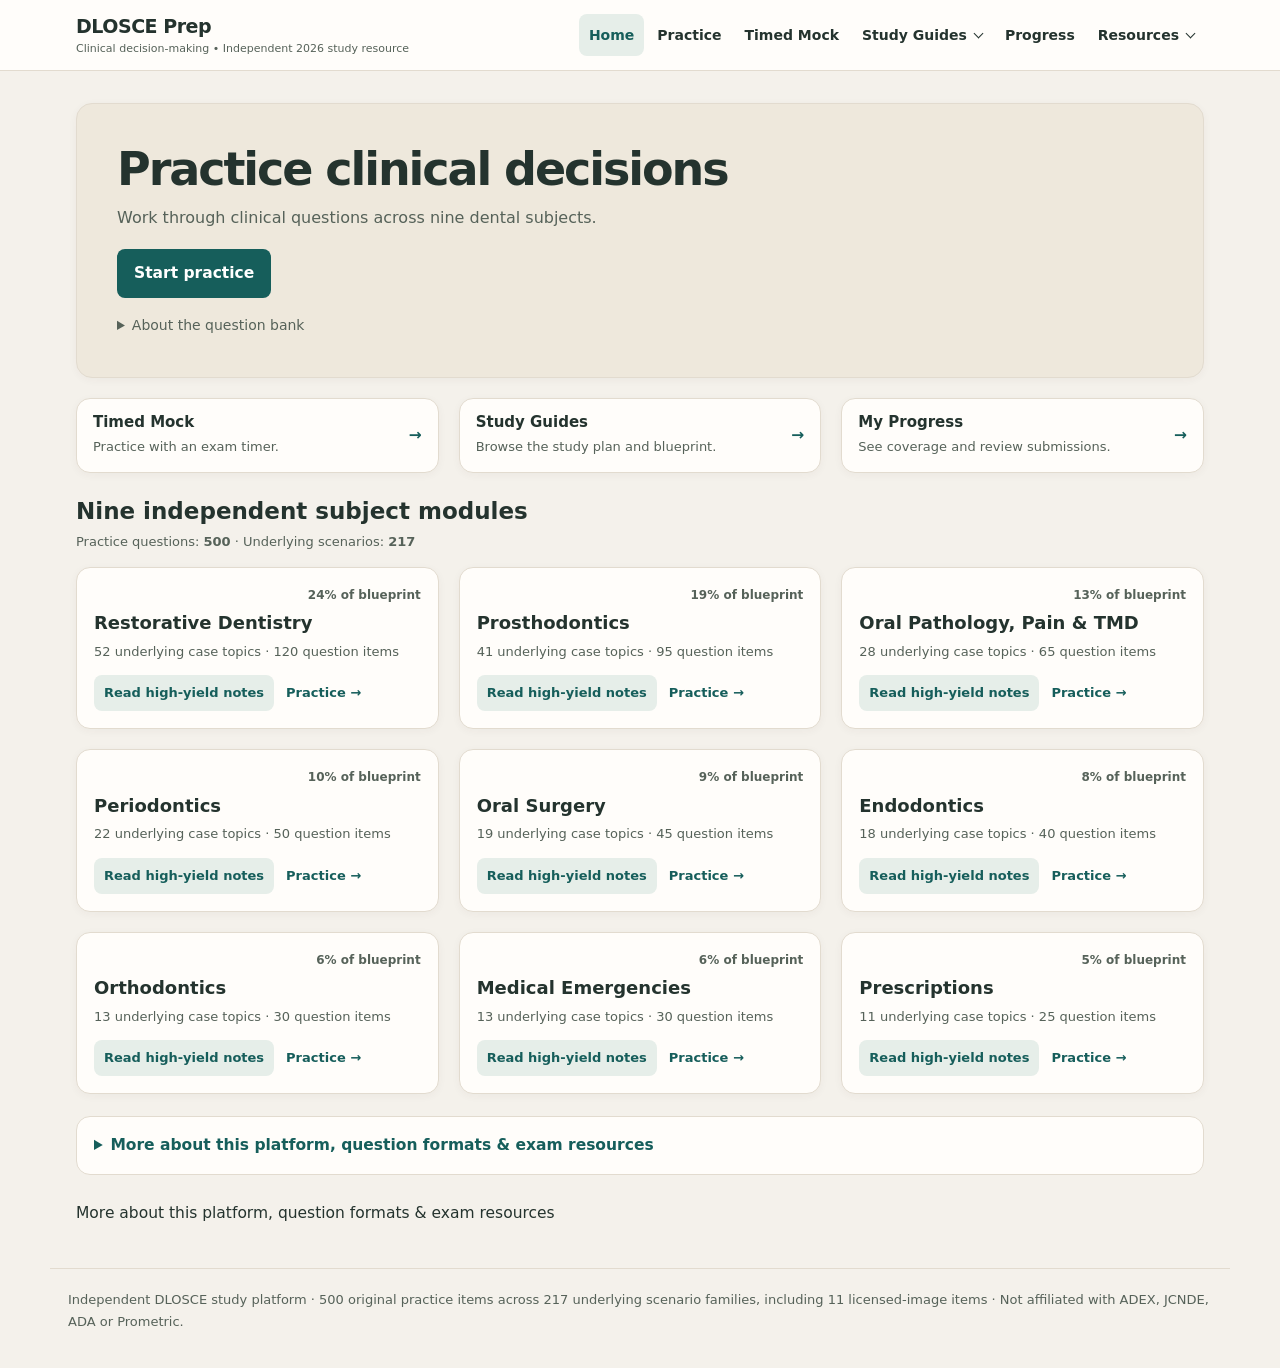
<file: index.html>
<!DOCTYPE html>

<html lang="en"><head><meta charset="utf-8"/><meta content="width=device-width,initial-scale=1" name="viewport"/><meta content="Independent DLOSCE high-yield notes, 500 original practice items, authentic clinical images, prescriptions, timed mocks and study progress tracking." name="description"/><title>DLOSCE 2026 Study Platform | Real Clinical Images + High-Yield Notes</title><link href="platform.css?v=20261123-study-dashboard" rel="stylesheet"/><link href="exam-simulator.css?v=20261123-study-dashboard" rel="stylesheet"/><link href="submitted-review.css?v=20261123-study-dashboard" rel="stylesheet"/><link href="site-ui.css?v=20261123-study-dashboard" rel="stylesheet"/></head><body>
<header class="site-header">
<div class="site-topbar">
<a aria-label="DLOSCE Prep home" class="site-brand" href="index.html#home"><span class="brand-wordmark">DLOSCE Prep</span><span class="brand-subtitle">Clinical decision-making • Independent 2026 study resource</span></a>
<button aria-controls="primary-navigation" aria-expanded="false" class="nav-toggle" type="button">Menu</button>
<nav aria-label="Main navigation" class="primary-nav" id="primary-navigation">
<a class="nav-link is-current" data-tab="home" href="#home">Home</a>
<a class="nav-link" data-tab="practice" href="#practice">Practice</a>
<a class="nav-link" data-tab="mock" href="#mock">Timed Mock</a>
<details class="nav-group" data-group="study"><summary>Study Guides</summary><div class="nav-dropdown">
<a class="menu-item" href="study-recommendations.html">Study plan and blueprint</a>
<div class="module-menu-grid"><a class="menu-item" href="restorative.html">Restorative<span class="menu-meta">24%</span></a><a class="menu-item" href="prosthodontics.html">Prosthodontics<span class="menu-meta">19%</span></a><a class="menu-item" href="oral-pathology.html">Oral pathology &amp; TMD<span class="menu-meta">13%</span></a><a class="menu-item" href="periodontics.html">Periodontics<span class="menu-meta">10%</span></a><a class="menu-item" href="oral-surgery.html">Oral surgery<span class="menu-meta">9%</span></a><a class="menu-item" href="endodontics.html">Endodontics<span class="menu-meta">8%</span></a><a class="menu-item" href="orthodontics.html">Orthodontics<span class="menu-meta">6%</span></a><a class="menu-item" href="medical-emergencies.html">Medical emergencies<span class="menu-meta">6%</span></a><a class="menu-item" href="prescriptions.html">Prescriptions<span class="menu-meta">5%</span></a></div></div></details>
<a class="nav-link" data-tab="dashboard" href="#dashboard">Progress</a>
<details class="nav-group" data-group="resources"><summary>Resources</summary><div class="nav-dropdown">
<a class="menu-item" data-tab="prescriptions" href="#prescriptions">Prescription simulator</a>
<a class="menu-item" data-tab="radiographs" href="#radiographs">Clinical image bank</a>
<a class="menu-item" href="https://adextesting.org/wp-content/uploads/2026/06/DLOSCE-Practice-Questions-June-2026-N70.pdf" rel="noopener noreferrer" target="_blank">Official ADEX 70-question PDF</a>
<a class="menu-item" data-tab="anatomy" href="#anatomy">Official 3D tutorial</a>
<a class="menu-item" href="sources.html">Sources and image credits</a></div></details>
</nav>
</div>
</header>
<main id="app"><p class="note warning" hidden="" id="question-load-status" role="alert"></p>
<section class="view" id="home"><div class="panel home-hero"><h2>Practice clinical decisions</h2><p class="home-description">Work through clinical questions across nine dental subjects.</p><div class="home-actions"><a class="btn" data-tab="practice" href="#practice">Start practice</a></div><details class="home-bank-info"><summary>About the question bank</summary><p class="note"><strong>Question-bank transparency:</strong> 500 independently authored question items from 217 underlying scenario families (63 single-answer, 428 multiple-select, 9 prescription items). 11 use authentic licensed clinical images. Multiple questions may share a scenario. These are not ADA/ADEX examination items or predictors of passing.</p></details></div><section aria-label="Get started" class="quick-links" id="quick-links">
<a class="quick-link" data-tab="mock" href="#mock"><span><strong>Timed Mock</strong><small>Practice with an exam timer.</small></span><b aria-hidden="true">→</b></a>
<a class="quick-link" href="study-recommendations.html"><span><strong>Study Guides</strong><small>Browse the study plan and blueprint.</small></span><b aria-hidden="true">→</b></a>
<a class="quick-link" data-tab="dashboard" href="#dashboard"><span><strong>My Progress</strong><small>See coverage and review submissions.</small></span><b aria-hidden="true">→</b></a>
</section><h2>Nine independent subject modules</h2><p class="muted">Practice questions: <strong data-bank-total="" id="total">500</strong> · Underlying scenarios: <strong data-case-total="">217</strong></p><div class="grid module-grid" id="modules"></div><details class="about-platform" id="about-platform-details"><summary>More about this platform, question formats &amp; exam resources</summary><div class="about-platform-inner"><div class="panel" id="study-recommendations-feature"><h2>New: study recommendations + 2026 blueprint graphs</h2><p>Understand what the DLOSCE asks, compare all nine official content weights, follow a step-by-step preparation strategy, and calculate a study schedule that adapts to your practice history.</p><a class="btn" href="study-recommendations.html">Open study recommendations &amp; charts</a></div><div class="panel"><h2>Expanded high-yield study notes</h2><p>Each subject now has organized decision pathways, concise clinical facts, high-yield differentials, traps, rapid recall, relevant authentic clinical images when available, and professional-source links.</p><p><strong>Visual authenticity:</strong> We removed generated clinical drawings and the invented tooth model. The authentic image bank includes individually attributed clinical photographs/radiographs with author and license. The official DLOSCE practice-question guide is accessed through ADEX rather than copied into this site.</p><p class="note warning">The platform now contains a rebuilt 500-item question bank across 217 underlying scenarios; the original 570-question generated bank is not used. This is an independent educational resource, not a copy of the 70 official ADEX practice questions.</p></div><div class="panel"><h2>Blueprint distribution</h2><p>Restorative 24% · Prosthodontics 19% · Oral pathology/pain/TMD 13% · Periodontics 10% · Oral surgery 9% · Endodontics 8% · Orthodontics 6% · Medical emergencies 6% · Prescriptions 5%.</p><p><small>Published percentages total 100%. See official 2026 Candidate Guide for specifications and changes.</small></p><p><a href="study-recommendations.html">Explore the complete blueprint charts and recommended study allocation</a></p></div><div class="panel"><h2>What to practice</h2><p>Single-best-answer cases, authentic sourced clinical imagery, spatial reasoning, prescription selection and a timed mock mode. The exam also includes multiple-response and prescription formats; this question bank currently simulates single-best-answer only, while the separate Rx tool simulates prescription entry. For authentic interface/scoring examples, use the official ADEX practice materials.</p><p><a href="https://adextesting.org/test-prep/dlosce-examination/" target="_blank">Official ADEX preparation</a> · <a href="https://training.prod.prometric.mindgrb.io/PRC/PRC_TestScene/index.html" target="_blank">Official 3D model tutorial</a></p></div></div></details><summary>More about this platform, question formats &amp; exam resources</summary>
</section>
<section class="view" hidden="" id="practice"><div class="panel" id="practice-config"><h2>Practice question bank</h2><p>500 independently authored DLOSCE-style question items from 217 scenario families, including 11 questions using authentic clinical images. <span id="question-bank-stats">63 single-answer · 428 multiple-select · 9 prescription items.</span></p><div class="session-fields"><div class="session-field"><label for="module">Subject</label><select id="module"></select></div><div class="session-field"><label for="question-format">Question format</label><select id="question-format"><option value="all">All formats</option><option value="multi">Multiple-select (one or more answers)</option><option value="single">Single-answer</option><option value="prescription">Prescription tasks</option></select></div><div class="session-field"><label for="practice-feedback">Answer review</label><select id="practice-feedback"><option selected="" value="end">Exam-style: explanations after submission</option><option value="instant">Study: check answers during practice</option></select></div><div class="session-field"><label for="practice-count">Questions</label><select id="practice-count"><option>10</option><option selected="">25</option><option>50</option><option>75</option><option>100</option><option>150</option><option>250</option><option>500</option></select></div></div><button onclick="startExam('practice')">Begin practice</button></div><div class="exam-intro-note"><strong>Exam-style features:</strong> patient information panel, endodontic findings where provided, image magnification, navigation map, mark for review, section clock, and explanations after submission. <a href="https://adextesting.org/test-prep/dlosce-examination/" rel="noopener noreferrer" target="_blank">Read official exam information</a>. This interface is independently developed.</div><div hidden="" id="quiz"></div><div class="panel" id="official-adex-practice"><span class="tag">Official ADEX / ADA study resource</span><h2>70 official DLOSCE practice questions</h2><p>The official June 2026 PDF provides 70 authentic practice examples, including single-response, multiple-response, and prescription tasks. Questions and clinical images are accessible directly from ADEX; they are not copied into this independent question bank because redistribution requires permission.</p><p><a class="btn" href="https://adextesting.org/wp-content/uploads/2026/06/DLOSCE-Practice-Questions-June-2026-N70.pdf" rel="noopener noreferrer" target="_blank">Open official 70-question PDF</a></p><p class="note"><strong>Source labeling:</strong> Items below are independently authored DLOSCE-style practice questions, not official ADEX or ADA items. The newly added exam-format cases are distinct clinical scenarios informed by the public guide’s question formats.</p></div></section>
<section class="view" hidden="" id="radiographs"><div class="panel"><h2>Authentic clinical image bank</h2><p><strong>No AI-generated, schematic or fabricated clinical images.</strong> These are real dental radiographs and clinical photographs made available by original photographers/clinical organizations under documented reuse licenses. The associated interpretation questions are original educational prompts, not copied DLOSCE questions. Some images need an internet connection.</p><div class="note"><strong>Real official DLOSCE examples:</strong> The official <a href="https://adextesting.org/test-prep/dlosce-examination/" rel="noopener" target="_blank">ADEX preparation page</a> links the current examination practice-question guide containing actual practice resource graphics; these are linked, not redistributed.</div></div><div class="cases"><article class="case" id="image-caries_pa">
<span class="tag">Authentic source image</span><h3>Caries with periapical findings</h3>
<img alt="Authentic clinical image from Coronation Dental Specialty Group: Caries with periapical findings" loading="lazy" onerror="this.style.display='none';this.nextElementSibling.hidden=false" referrerpolicy="no-referrer" src="https://upload.wikimedia.org/wikipedia/commons/3/34/Tooth_decay_and_abscess_xray.png"/>
<p hidden="">Image unavailable from source. <a href="https://commons.wikimedia.org/wiki/File:Tooth_decay_and_abscess_xray.png" rel="noopener" target="_blank">Open the original file</a>.</p>
<p>Identify the radiographic features indicated by the source annotation. Why are pulpal sensibility testing and clinical examination still required?</p>
<details><summary>Show interpretation and reasoning</summary><p>The source labels deep dental decay and apical changes. Correlate with cold/EPT controls, percussion, symptoms and clinical restorability; a radiograph alone does not establish a pulpal diagnosis.</p></details>
<p class="attribution">Image: Coronation Dental Specialty Group · <a href="https://creativecommons.org/licenses/by-sa/3.0/" rel="noopener" target="_blank">CC BY-SA 3.0</a> ·
      <a href="https://commons.wikimedia.org/wiki/File:Tooth_decay_and_abscess_xray.png" rel="noopener" target="_blank">Original file and license</a>. No alterations to original image.</p>
</article><article class="case" id="image-crown">
<span class="tag">Authentic source image</span><h3>Ceramic crown preparation</h3>
<img alt="Authentic clinical image from EditingDentist: Ceramic crown preparation" loading="lazy" onerror="this.style.display='none';this.nextElementSibling.hidden=false" referrerpolicy="no-referrer" src="https://upload.wikimedia.org/wikipedia/commons/d/d2/Ceramic_crown_preparation.jpg"/>
<p hidden="">Image unavailable from source. <a href="https://commons.wikimedia.org/wiki/File:Ceramic_crown_preparation.jpg" rel="noopener" target="_blank">Open the original file</a>.</p>
<p>What preparation features should you evaluate before cementing a definitive crown?</p>
<details><summary>Show interpretation and reasoning</summary><p>Evaluate margin continuity, sufficient reduction for selected material, retention/resistance, path of insertion, adjacent teeth, occlusal clearance, and preservation of sound tooth structure.</p></details>
<p class="attribution">Image: EditingDentist · <a href="https://creativecommons.org/licenses/by-sa/4.0/" rel="noopener" target="_blank">CC BY-SA 4.0</a> ·
      <a href="https://commons.wikimedia.org/wiki/File:Ceramic_crown_preparation.jpg" rel="noopener" target="_blank">Original file and license</a>. No alterations to original image.</p>
</article><article class="case" id="image-rpd">
<span class="tag">Authentic source image</span><h3>Removable partial denture</h3>
<img alt="Authentic clinical image from Matthew Ferguson 57: Removable partial denture" loading="lazy" onerror="this.style.display='none';this.nextElementSibling.hidden=false" referrerpolicy="no-referrer" src="https://upload.wikimedia.org/wikipedia/commons/b/b1/Valplast_removable_partial_denture.jpg"/>
<p hidden="">Image unavailable from source. <a href="https://commons.wikimedia.org/wiki/File:Valplast_removable_partial_denture.jpg" rel="noopener" target="_blank">Open the original file</a>.</p>
<p>Differentiate retention, support and stability. What patient factors determine if an RPD design is appropriate?</p>
<details><summary>Show interpretation and reasoning</summary><p>Retention resists displacement away from tissues; support resists movement toward tissues; stability resists horizontal forces. Evaluate abutments, periodontal status, undercuts, opposing occlusion, hygiene, and patient function.</p></details>
<p class="attribution">Image: Matthew Ferguson 57 · <a href="https://creativecommons.org/licenses/by-sa/4.0/" rel="noopener" target="_blank">CC BY-SA 4.0</a> ·
      <a href="https://commons.wikimedia.org/wiki/File:Valplast_removable_partial_denture.jpg" rel="noopener" target="_blank">Original file and license</a>. No alterations to original image.</p>
</article><article class="case" id="image-leukoplakia">
<span class="tag">Authentic source image</span><h3>Oral leukoplakia clinical photograph</h3>
<img alt="Authentic clinical image from National Cancer Institute / NIH: Oral leukoplakia clinical photograph" loading="lazy" onerror="this.style.display='none';this.nextElementSibling.hidden=false" referrerpolicy="no-referrer" src="https://upload.wikimedia.org/wikipedia/commons/c/c3/Leukoplakia.jpg"/>
<p hidden="">Image unavailable from source. <a href="https://commons.wikimedia.org/wiki/File:Leukoplakia.jpg" rel="noopener" target="_blank">Open the original file</a>.</p>
<p>Describe the lesion without making a biopsy diagnosis. What features trigger referral or biopsy?</p>
<details><summary>Show interpretation and reasoning</summary><p>Describe site, size, color, surface, whether it rubs off, induration and duration. Persistent unexplained lesions, erythroplakia, induration or ulceration warrant timely specialist evaluation and biopsy when indicated.</p></details>
<p class="attribution">Image: National Cancer Institute / NIH · <a href="https://creativecommons.org/publicdomain/mark/1.0/" rel="noopener" target="_blank">Public domain</a> ·
      <a href="https://commons.wikimedia.org/wiki/File:Leukoplakia.jpg" rel="noopener" target="_blank">Original file and license</a>. No alterations to original image.</p>
</article><article class="case" id="image-dentigerous">
<span class="tag">Authentic source image</span><h3>Dentigerous jaw cyst radiograph</h3>
<img alt="Authentic clinical image from Coronation Dental Specialty Group: Dentigerous jaw cyst radiograph" loading="lazy" onerror="this.style.display='none';this.nextElementSibling.hidden=false" referrerpolicy="no-referrer" src="https://upload.wikimedia.org/wikipedia/commons/7/77/JawCyst.jpg"/>
<p hidden="">Image unavailable from source. <a href="https://commons.wikimedia.org/wiki/File:JawCyst.jpg" rel="noopener" target="_blank">Open the original file</a>.</p>
<p>Describe the relationship of the radiolucency to the impacted tooth. What is the appropriate diagnostic approach?</p>
<details><summary>Show interpretation and reasoning</summary><p>The source labels a dentigerous cyst around an impacted third molar. In a new patient, document extent, cortication, displacement, resorption and relation to the crown; refer for workup and histologic confirmation where indicated.</p></details>
<p class="attribution">Image: Coronation Dental Specialty Group · <a href="https://creativecommons.org/licenses/by/3.0/" rel="noopener" target="_blank">CC BY 3.0</a> ·
      <a href="https://commons.wikimedia.org/wiki/File:JawCyst.jpg" rel="noopener" target="_blank">Original file and license</a>. No alterations to original image.</p>
</article><article class="case" id="image-bone">
<span class="tag">Authentic source image</span><h3>Periapical film showing periodontal bone loss</h3>
<img alt="Authentic clinical image from Shaimaa Abdellatif: Periapical film showing periodontal bone loss" loading="lazy" onerror="this.style.display='none';this.nextElementSibling.hidden=false" referrerpolicy="no-referrer" src="https://upload.wikimedia.org/wikipedia/commons/d/d3/Bone_loss_in_periapical_xray.jpg"/>
<p hidden="">Image unavailable from source. <a href="https://commons.wikimedia.org/wiki/File:Bone_loss_in_periapical_xray.jpg" rel="noopener" target="_blank">Open the original file</a>.</p>
<p>Identify the bone level relative to CEJs. What clinical data are needed to assign periodontitis stage and grade?</p>
<details><summary>Show interpretation and reasoning</summary><p>Assess bone loss patterns, angular defects and possible furcation involvement. Add probing, CAL, BOP, tooth loss due to periodontitis, risk modifiers and longitudinal progression. A film alone cannot establish complete stage and grade.</p></details>
<p class="attribution">Image: Shaimaa Abdellatif · <a href="https://creativecommons.org/licenses/by-sa/4.0/" rel="noopener" target="_blank">CC BY-SA 4.0</a> ·
      <a href="https://commons.wikimedia.org/wiki/File:Bone_loss_in_periapical_xray.jpg" rel="noopener" target="_blank">Original file and license</a>. No alterations to original image.</p>
</article><article class="case" id="image-perio_endo">
<span class="tag">Authentic source image</span><h3>Perio–endo lesion radiograph</h3>
<img alt="Authentic clinical image from Wikimedia Commons user Lesion: Perio–endo lesion radiograph" loading="lazy" onerror="this.style.display='none';this.nextElementSibling.hidden=false" referrerpolicy="no-referrer" src="https://upload.wikimedia.org/wikipedia/commons/5/58/Perio-endo_lesion.JPG"/>
<p hidden="">Image unavailable from source. <a href="https://commons.wikimedia.org/wiki/File:Perio-endo_lesion.JPG" rel="noopener" target="_blank">Open the original file</a>.</p>
<p>Which clinical tests differentiate a primary endodontic disease from periodontal involvement?</p>
<details><summary>Show interpretation and reasoning</summary><p>Use pulp sensibility testing with controls, six-point probing, sinus tract tracing if present, percussion/palpation, and radiographs to identify the source and prognosis.</p></details>
<p class="attribution">Image: Wikimedia Commons user Lesion · <a href="https://creativecommons.org/licenses/by-sa/3.0/" rel="noopener" target="_blank">CC BY-SA 3.0</a> ·
      <a href="https://commons.wikimedia.org/wiki/File:Perio-endo_lesion.JPG" rel="noopener" target="_blank">Original file and license</a>. No alterations to original image.</p>
</article><article class="case" id="image-molar">
<span class="tag">Authentic source image</span><h3>Mesioangular impacted mandibular third molar</h3>
<img alt="Authentic clinical image from Nizil Shah: Mesioangular impacted mandibular third molar" loading="lazy" onerror="this.style.display='none';this.nextElementSibling.hidden=false" referrerpolicy="no-referrer" src="https://upload.wikimedia.org/wikipedia/commons/7/7f/Third_molar_impacted_mesioangular.jpg"/>
<p hidden="">Image unavailable from source. <a href="https://commons.wikimedia.org/wiki/File:Third_molar_impacted_mesioangular.jpg" rel="noopener" target="_blank">Open the original file</a>.</p>
<p>What factors must be assessed before extracting this mandibular third molar?</p>
<details><summary>Show interpretation and reasoning</summary><p>Assess angulation, depth, second-molar periodontal/caries impact, canal proximity, root form, patient age, symptoms and ability to provide care safely. Obtain additional imaging only when it changes planning.</p></details>
<p class="attribution">Image: Nizil Shah · <a href="https://creativecommons.org/licenses/by-sa/4.0/" rel="noopener" target="_blank">CC BY-SA 4.0</a> ·
      <a href="https://commons.wikimedia.org/wiki/File:Third_molar_impacted_mesioangular.jpg" rel="noopener" target="_blank">Original file and license</a>. No alterations to original image.</p>
</article><article class="case" id="image-panoramic">
<span class="tag">Authentic source image</span><h3>Panoramic radiograph with impacted third molars</h3>
<img alt="Authentic clinical image from Coronation Dental Specialty Group: Panoramic radiograph with impacted third molars" loading="lazy" onerror="this.style.display='none';this.nextElementSibling.hidden=false" referrerpolicy="no-referrer" src="https://upload.wikimedia.org/wikipedia/commons/5/5c/Basic_panoramic_radiograph.jpg"/>
<p hidden="">Image unavailable from source. <a href="https://commons.wikimedia.org/wiki/File:Basic_panoramic_radiograph.jpg" rel="noopener" target="_blank">Open the original file</a>.</p>
<p>Survey the image systematically. Which findings might change surgical urgency or treatment planning?</p>
<details><summary>Show interpretation and reasoning</summary><p>Check third-molar angulations and adjacent second molars, root formation, relationship to sinus/canal, unexpected jaw pathology and other findings; combine with clinical indications and preferences.</p></details>
<p class="attribution">Image: Coronation Dental Specialty Group · <a href="https://creativecommons.org/licenses/by/3.0/" rel="noopener" target="_blank">CC BY 3.0</a> ·
      <a href="https://commons.wikimedia.org/wiki/File:Basic_panoramic_radiograph.jpg" rel="noopener" target="_blank">Original file and license</a>. No alterations to original image.</p>
</article><article class="case" id="image-periapical">
<span class="tag">Authentic source image</span><h3>Periapical radiograph with apical radiolucencies</h3>
<img alt="Authentic clinical image from Coronation Dental Specialty Group: Periapical radiograph with apical radiolucencies" loading="lazy" onerror="this.style.display='none';this.nextElementSibling.hidden=false" referrerpolicy="no-referrer" src="https://upload.wikimedia.org/wikipedia/commons/2/2d/Abscessed_tooth_periapical_radiograph.jpg"/>
<p hidden="">Image unavailable from source. <a href="https://commons.wikimedia.org/wiki/File:Abscessed_tooth_periapical_radiograph.jpg" rel="noopener" target="_blank">Open the original file</a>.</p>
<p>What pulp/apical diagnoses are plausible, and what must be tested to choose between them?</p>
<details><summary>Show interpretation and reasoning</summary><p>The source labels an apical abscess associated with the molar. In a real case, test pulpal sensibility, percussion, palpation, periodontal probing and clinical findings before assigning specific pulpal and apical diagnoses.</p></details>
<p class="attribution">Image: Coronation Dental Specialty Group · <a href="https://creativecommons.org/licenses/by-sa/3.0/" rel="noopener" target="_blank">CC BY-SA 3.0</a> ·
      <a href="https://commons.wikimedia.org/wiki/File:Abscessed_tooth_periapical_radiograph.jpg" rel="noopener" target="_blank">Original file and license</a>. No alterations to original image.</p>
</article><article class="case" id="image-classii">
<span class="tag">Authentic source image</span><h3>Class II division 1 malocclusion</h3>
<img alt="Authentic clinical image from Challiyan: Class II division 1 malocclusion" loading="lazy" onerror="this.style.display='none';this.nextElementSibling.hidden=false" referrerpolicy="no-referrer" src="https://upload.wikimedia.org/wikipedia/commons/6/68/Class2division1malocclusion.jpg"/>
<p hidden="">Image unavailable from source. <a href="https://commons.wikimedia.org/wiki/File:Class2division1malocclusion.jpg" rel="noopener" target="_blank">Open the original file</a>.</p>
<p>Which findings would you record before making an orthodontic referral?</p>
<details><summary>Show interpretation and reasoning</summary><p>Evaluate molar/canine relationships, overjet, overbite, midlines, crowding, incisor inclination, growth, functional shift, trauma and periodontal/caries status.</p></details>
<p class="attribution">Image: Challiyan · <a href="https://creativecommons.org/licenses/by-sa/4.0/" rel="noopener" target="_blank">CC BY-SA 4.0</a> ·
      <a href="https://commons.wikimedia.org/wiki/File:Class2division1malocclusion.jpg" rel="noopener" target="_blank">Original file and license</a>. No alterations to original image.</p>
</article><article class="case" id="image-calc">
<span class="tag">Authentic source image</span><h3>Periodontal inflammation, calculus and caries</h3>
<img alt="Authentic clinical image from Warren Schneider: Periodontal inflammation, calculus and caries" loading="lazy" onerror="this.style.display='none';this.nextElementSibling.hidden=false" referrerpolicy="no-referrer" src="https://upload.wikimedia.org/wikipedia/commons/2/22/Caries%2C_Periodontal_disease%2C_calculus.png"/>
<p hidden="">Image unavailable from source. <a href="https://commons.wikimedia.org/wiki/File:Caries%2C_Periodontal_disease%2C_calculus.png" rel="noopener" target="_blank">Open the original file</a>.</p>
<p>Identify plaque-retentive factors and signs of inflammation in this clinical photo. How would you prioritize care?</p>
<details><summary>Show interpretation and reasoning</summary><p>The source describes gross caries, calculus and periodontal disease. Stabilize disease, chart periodontal findings, address risk factors, remove deposits as indicated and develop an individualized staged plan.</p></details>
<p class="attribution">Image: Warren Schneider · <a href="https://creativecommons.org/licenses/by-sa/4.0/" rel="noopener" target="_blank">CC BY-SA 4.0</a> ·
      <a href="https://commons.wikimedia.org/wiki/File:Caries%2C_Periodontal_disease%2C_calculus.png" rel="noopener" target="_blank">Original file and license</a>. No alterations to original image.</p>
</article><article class="case" id="image-peds_hyrax">
<span class="tag">Authentic source image</span><h3>Hyrax rapid palatal expander</h3>
<img alt="Authentic clinical image from Ian Furst: Hyrax rapid palatal expander" loading="lazy" onerror="this.style.display='none';this.nextElementSibling.hidden=false" referrerpolicy="no-referrer" src="https://upload.wikimedia.org/wikipedia/commons/6/6e/Hyrax_rapid_palatal_expander.png"/>
<p hidden="">Image unavailable from source. <a href="https://commons.wikimedia.org/wiki/File:Hyrax_rapid_palatal_expander.png" rel="noopener" target="_blank">Open the original file</a>.</p>
<p>Identify the molar anchorage and expansion screw. In a separate patient with palatal ulceration or band mobility, what must be checked before any further activation?</p>
<details><summary>Show interpretation and reasoning</summary><p>Check appliance stability, screw position, tissue clearance and expansion indications. Stop unsupervised activation and arrange prompt orthodontic review for a painful or loose appliance. This credited photograph is a reference example; no defect is inferred from the photograph alone.</p></details>
<p class="attribution">Image: Ian Furst · <a href="https://creativecommons.org/licenses/by-sa/4.0/" rel="noopener" target="_blank">CC BY-SA 4.0</a> ·
      <a href="https://commons.wikimedia.org/wiki/File:Hyrax_rapid_palatal_expander.png" rel="noopener" target="_blank">Original file and license</a>. No alterations to original image.</p>
</article><article class="case" id="image-peds_fan">
<span class="tag">Authentic source image</span><h3>Fan-type palatal expander</h3>
<img alt="Authentic clinical image from Ian Furst: Fan-type palatal expander" loading="lazy" onerror="this.style.display='none';this.nextElementSibling.hidden=false" referrerpolicy="no-referrer" src="https://upload.wikimedia.org/wikipedia/commons/b/b1/Fan_palatal_expander.png"/>
<p hidden="">Image unavailable from source. <a href="https://commons.wikimedia.org/wiki/File:Fan_palatal_expander.png" rel="noopener" target="_blank">Open the original file</a>.</p>
<p>Recognize the fan hinge and why the transverse widening pattern differs from a conventional Hyrax. What errors can occur when the desired expansion pattern is not assessed?</p>
<details><summary>Show interpretation and reasoning</summary><p>A fan-type expander can emphasize anterior expansion in selected patients. It is not a universal substitute for uniform posterior transverse expansion; monitor tooth and soft-tissue effects and use specialist/cleft-team planning when relevant. The photograph is a device reference, not proof of a defect.</p></details>
<p class="attribution">Image: Ian Furst · <a href="https://creativecommons.org/licenses/by-sa/4.0/" rel="noopener" target="_blank">CC BY-SA 4.0</a> ·
      <a href="https://commons.wikimedia.org/wiki/File:Fan_palatal_expander.png" rel="noopener" target="_blank">Original file and license</a>. No alterations to original image.</p>
</article><article class="case" id="image-peds_pendulum">
<span class="tag">Authentic source image</span><h3>Pendulum appliance for molar distalization</h3>
<img alt="Authentic clinical image from Challiyan: Pendulum appliance for molar distalization" loading="lazy" onerror="this.style.display='none';this.nextElementSibling.hidden=false" referrerpolicy="no-referrer" src="https://upload.wikimedia.org/wikipedia/commons/f/ff/Pendulum_appliance.jpg"/>
<p hidden="">Image unavailable from source. <a href="https://commons.wikimedia.org/wiki/File:Pendulum_appliance.jpg" rel="noopener" target="_blank">Open the original file</a>.</p>
<p>Which components provide distalizing force and anchorage? What happens if palatal acrylic causes ulceration or anchorage is insufficient?</p>
<details><summary>Show interpretation and reasoning</summary><p>This is an active molar-distalization device rather than a passive space maintainer. Evaluate palatal tissue pressure, molar inclination and anchorage loss if symptoms or undesired movement occur. The photo is a reference example, not a verified malfunction.</p></details>
<p class="attribution">Image: Challiyan · <a href="https://creativecommons.org/licenses/by-sa/4.0/" rel="noopener" target="_blank">CC BY-SA 4.0</a> ·
      <a href="https://commons.wikimedia.org/wiki/File:Pendulum_appliance.jpg" rel="noopener" target="_blank">Original file and license</a>. No alterations to original image.</p>
</article><article class="case" id="image-peds_removable_expander">
<span class="tag">Authentic source image</span><h3>Removable palatal expansion plate</h3>
<img alt="Authentic clinical image from Luis2492: Removable palatal expansion plate" loading="lazy" onerror="this.style.display='none';this.nextElementSibling.hidden=false" referrerpolicy="no-referrer" src="https://upload.wikimedia.org/wikipedia/commons/5/53/Dental_palatal_expander.jpg"/>
<p hidden="">Image unavailable from source. <a href="https://commons.wikimedia.org/wiki/File:Dental_palatal_expander.jpg" rel="noopener" target="_blank">Open the original file</a>.</p>
<p>Identify the removable plate and expansion screw. What would you evaluate if the appliance does not fully seat after the patient advances the screw?</p>
<details><summary>Show interpretation and reasoning</summary><p>Reassess force activation, retention, fit, soft tissues and whether adjustment is needed. A misfitting active appliance should not be forced into place or aggressively activated without review. The photo is a source-credited reference appliance.</p></details>
<p class="attribution">Image: Luis2492 · <a href="https://creativecommons.org/licenses/by-sa/4.0/" rel="noopener" target="_blank">CC BY-SA 4.0</a> ·
      <a href="https://commons.wikimedia.org/wiki/File:Dental_palatal_expander.jpg" rel="noopener" target="_blank">Original file and license</a>. No alterations to original image.</p>
</article><article class="case" id="image-peds_space_regainer">
<span class="tag">Authentic source image</span><h3>Active removable space regainer</h3>
<img alt="Authentic clinical image from Reiherente: Active removable space regainer" loading="lazy" onerror="this.style.display='none';this.nextElementSibling.hidden=false" referrerpolicy="no-referrer" src="https://upload.wikimedia.org/wikipedia/commons/c/ca/Space_regainer.jpg"/>
<p hidden="">Image unavailable from source. <a href="https://commons.wikimedia.org/wiki/File:Space_regainer.jpg" rel="noopener" target="_blank">Open the original file</a>.</p>
<p>Is this an active space regainer or a passive space maintainer? What error occurs when a child with already lost arch space receives a passive appliance instead?</p>
<details><summary>Show interpretation and reasoning</summary><p>An active removable regainer is intended to recover some lost space when clinically feasible; a passive appliance preserves space, not regains it. Review space analysis, anchorage and monitored activation. The photo is a normal device reference.</p></details>
<p class="attribution">Image: Reiherente · <a href="https://creativecommons.org/licenses/by/3.0/" rel="noopener" target="_blank">CC BY 3.0</a> ·
      <a href="https://commons.wikimedia.org/wiki/File:Space_regainer.jpg" rel="noopener" target="_blank">Original file and license</a>. No alterations to original image.</p>
</article></div></section>
<section class="view" hidden="" id="anatomy"><div class="panel"><h2>Official DLOSCE 3D model practice</h2><p>The previous synthetic tooth model has been removed. For realistic dental spatial orientation and model controls, use the <strong>official Prometric 3D tutorial</strong> linked by ADEX. The exam models are lifelike, interactive and may contain supragingival margins; they cannot be reconstructed authentically with a simplified custom mesh.</p><p><a class="btn" href="https://training.prod.prometric.mindgrb.io/PRC/PRC_TestScene/index.html" rel="noopener" target="_blank">Open official 3D model practice</a></p><h3>Five deliberate exercises</h3><ol><li>Rotate from the occlusal view to proximal views and identify anatomical orientation.</li><li>Locate preparation finish line and evaluate continuity, if present in model.</li><li>Assess occlusal reduction and undercuts from multiple angles.</li><li>Zoom into contacts and regions that may be difficult in 2D.</li><li>Reset orientation and practice moving quickly and deliberately.</li></ol><p class="muted">The official sample model may require a desktop computer and compatible browser.</p></div></section>
<section class="view" hidden="" id="prescriptions"><div class="panel"><h2>Prescription simulator</h2><p>Nine original prescription and medication-decision simulations are drawn from the same question bank. Each refresh loads a different case, without repeating until the rotation cycles through the scenarios. Choose a case manually or select Different case. Patient assumptions are educational and are not medical orders.</p><label for="rx-case">Choose case</label><select id="rx-case" onchange="renderRx()"></select><div id="rx-content"></div><p>Clinical references: <a href="https://www.ada.org/resources/ada-library/oral-health-topics/antibiotic-prophylaxis" target="_blank">ADA antibiotic resources</a> and <a href="https://www.ada.org/resources/ada-library/oral-health-topics/acute-dental-pain-management-guidelines" target="_blank">ADA acute pain guideline</a>.</p></div></section>
<section class="view" hidden="" id="mock"><div class="panel" id="mock-config"><h2>Timed mock examination</h2><p>Timed original DLOSCE-style sessions mix single-answer, multiple-select and prescription-form questions, with review at completion. Scores are independent educational approximations, not official DLOSCE scoring or a passing prediction.</p><div class="session-fields"><div class="session-field"><label for="mock-count">Question count</label><select id="mock-count"><option>25</option><option>50</option><option>90</option><option>100</option></select></div><div class="session-field"><label for="mock-minutes">Time limit</label><select id="mock-minutes"><option value="30">30 minutes</option><option value="60">60 minutes</option><option value="120">120 minutes</option><option value="180">180 minutes</option></select></div></div><button onclick="startExam('mock')">Start custom timed mock</button><div class="exam-full-option"><h3>Full examination schedule practice</h3><p>150 items in five timed sections: 37 clinical questions (75 min), 37 clinical questions (75 min), 2 prescription tasks (10 min), 37 clinical questions (75 min), and 37 clinical questions (75 min). Optional breaks are indicated between sections. Navigation and scoring are independent practice simulations.</p><button class="secondary" onclick="startExam('full')" type="button">Begin 150-item schedule simulation</button></div></div><div class="exam-intro-note"><strong>Exam-style features:</strong> patient information panel, endodontic findings where provided, image magnification, navigation map, mark for review, section clock, and explanations after submission. <a href="https://adextesting.org/test-prep/dlosce-examination/" rel="noopener noreferrer" target="_blank">Read official exam information</a>. This interface is independently developed.</div><div hidden="" id="mock-quiz"></div></section>
<section class="view progress-dashboard" hidden="" id="dashboard">
<div class="dashboard-overview">
<div class="dashboard-heading">
<div>
<h2>My Progress</h2>
<p>Track coverage of the <strong data-bank-total="">500</strong>-question bank and revisit your submitted answers.</p>
</div>
<button class="secondary" onclick="exportHistory()" type="button">Export progress JSON</button>
</div>
<div id="dashboard-summary"></div>
<div class="dashboard-grid">
<section aria-labelledby="submitted-sessions-title" class="panel">
<div class="exam-review-dashboard-header">
<div>
<h3 id="submitted-sessions-title">Submitted sessions</h3>
<p>Review your answers, answer keys, and clinical explanations.</p>
</div>
<button data-review-action="export" type="button">Export submitted sessions</button>
</div>
<div id="submitted-session-list"><p>Loading saved submissions…</p></div>
</section>
<section aria-labelledby="dashboard-subjects-title" class="panel dashboard-subjects-panel">
<h3 id="dashboard-subjects-title">Subjects to revisit</h3>
<p class="dashboard-panel-description">Lowest average credit first.</p>
<ul class="dashboard-subjects" id="weakness"></ul>
<p class="dashboard-note" id="weakness-note"></p>
</section>
</div>
<div class="dashboard-storage">
<p>Progress is saved in this browser.</p>
<button class="secondary" onclick="resetHistory()" type="button">Clear local progress</button>
</div>
</div>
<div aria-live="polite" hidden="" id="submitted-review"></div>
</section>
</main><footer>Independent DLOSCE study platform · 500 original practice items across 217 underlying scenario families, including 11 licensed-image items · Not affiliated with ADEX, JCNDE, ADA or Prometric.</footer><script src="questions-data.js?v=patient-box-official-format"></script><script src="platform.js?v=study-dashboard"></script><script src="exam-simulator.js?v=patient-box-official-format"></script><script src="submitted-review.js?v=study-dashboard"></script><script defer="" src="site-ui.js?v=20261123-study-dashboard"></script></body></html>
</file>
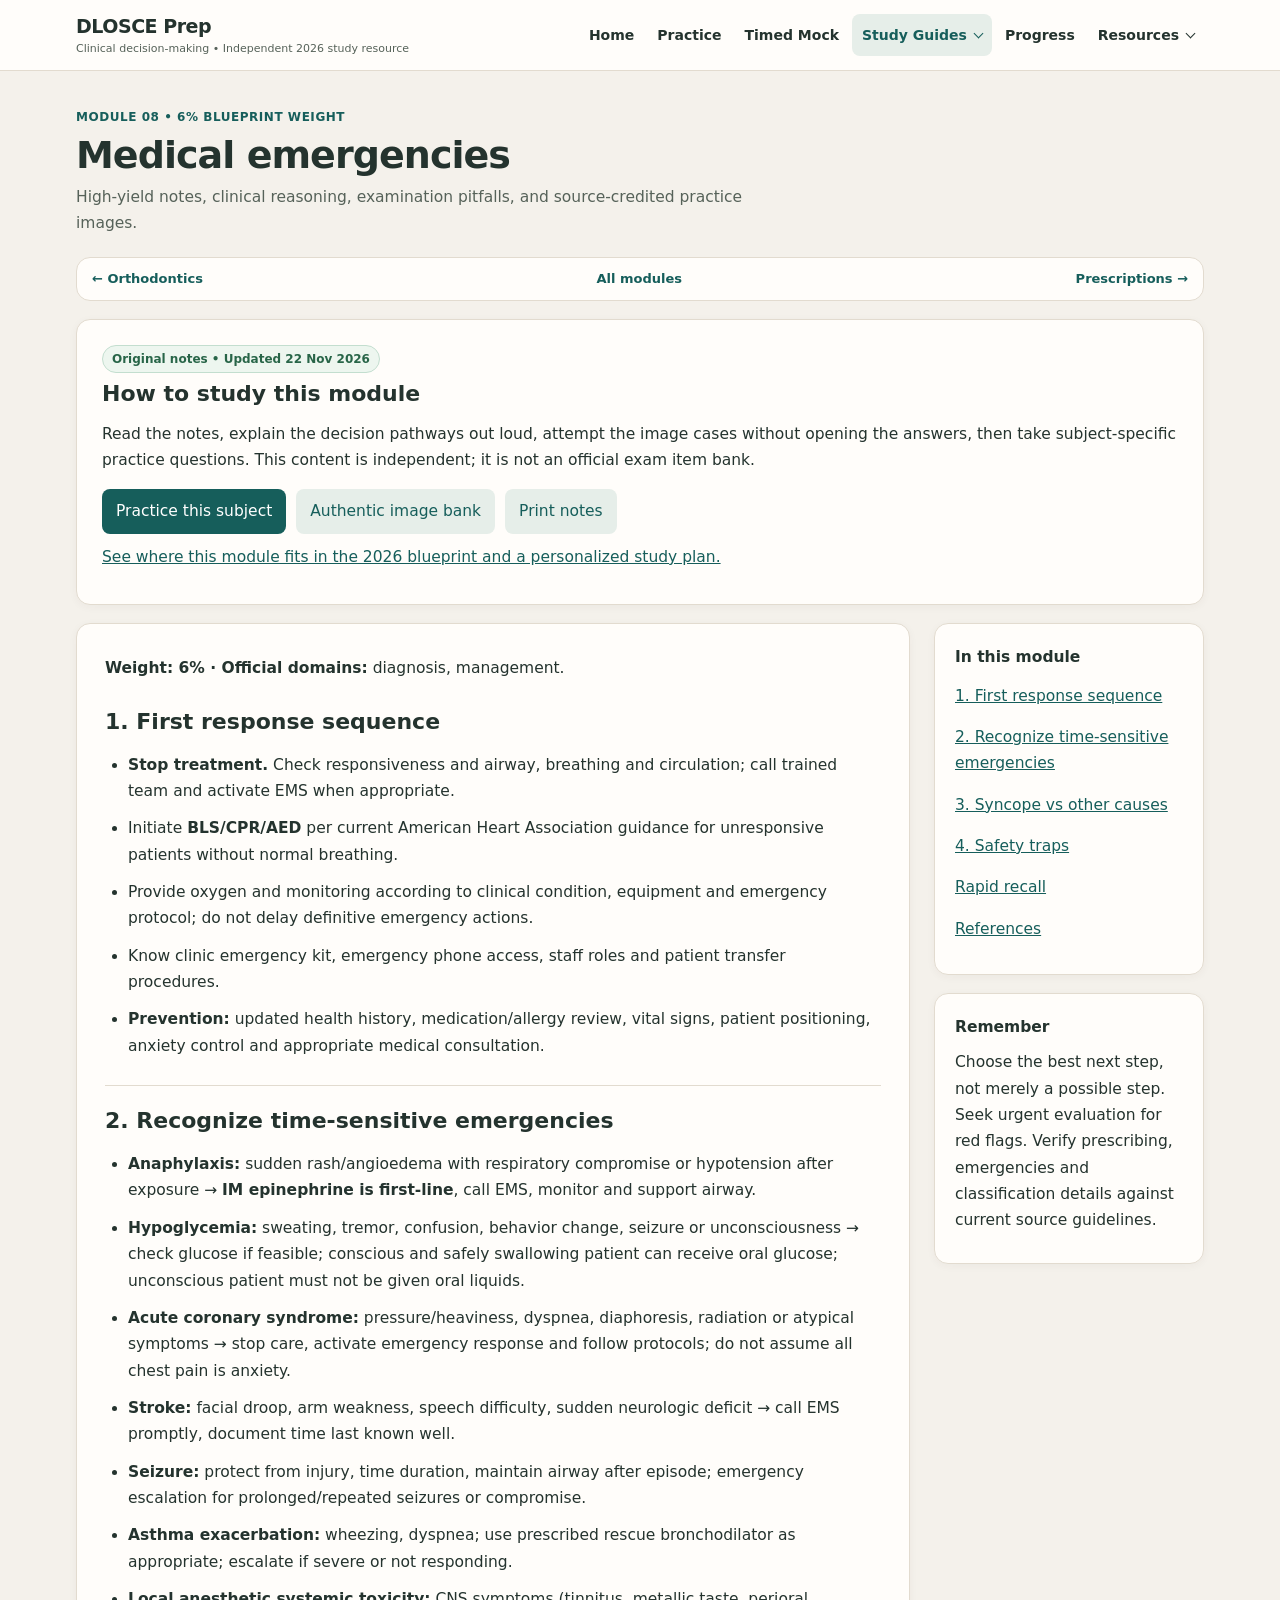
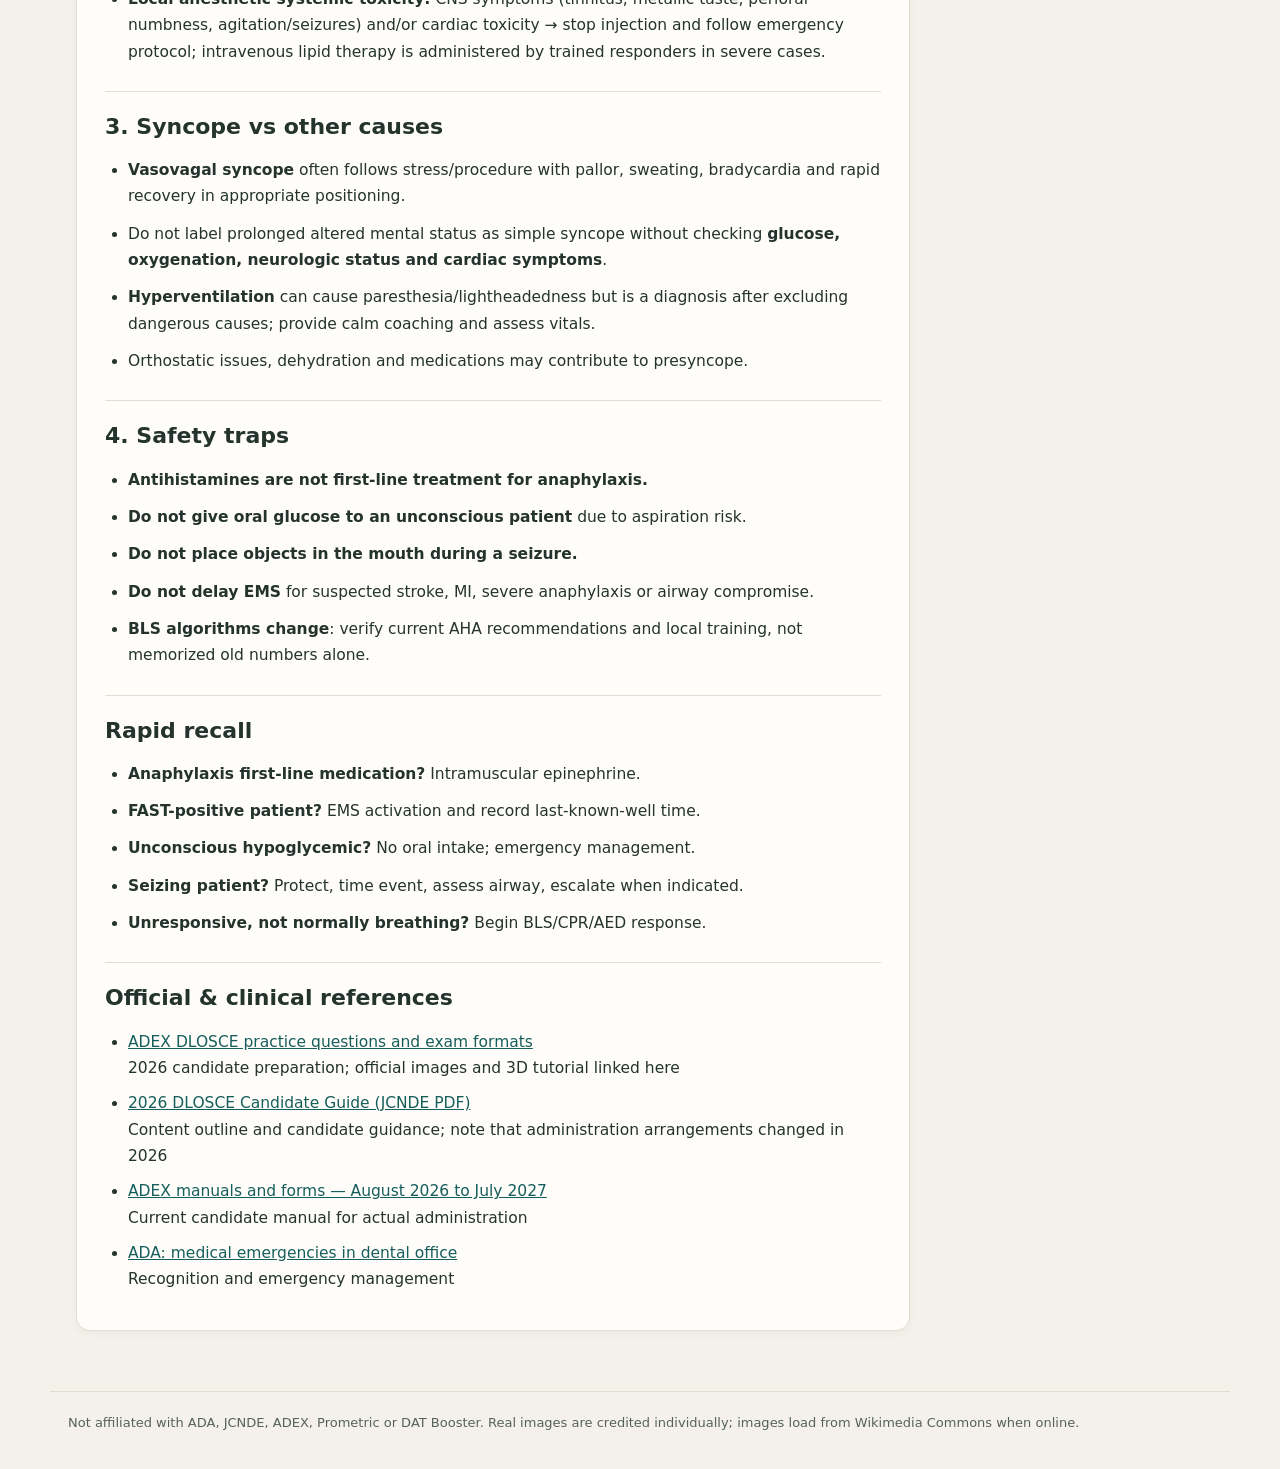
<file: medical-emergencies.html>
<!DOCTYPE html>

<html lang="en"><head><meta charset="utf-8"/><meta content="width=device-width,initial-scale=1" name="viewport"/><meta content="Original high-yield Medical emergencies DLOSCE study notes, clinical cases and source links, revised November 2026." name="description"/><title>Medical emergencies | DLOSCE Study Hub</title><link href="notes.css?v=20261123-study-dashboard" rel="stylesheet"/><link href="site-ui.css?v=20261123-study-dashboard" rel="stylesheet"/></head><body><header class="site-header">
<div class="site-topbar">
<a aria-label="DLOSCE Prep home" class="site-brand" href="index.html#home"><span class="brand-wordmark">DLOSCE Prep</span><span class="brand-subtitle">Clinical decision-making • Independent 2026 study resource</span></a>
<button aria-controls="primary-navigation" aria-expanded="false" class="nav-toggle" type="button">Menu</button>
<nav aria-label="Main navigation" class="primary-nav" id="primary-navigation">
<a class="nav-link" href="index.html#home">Home</a>
<a class="nav-link" href="index.html#practice">Practice</a>
<a class="nav-link" href="index.html#mock">Timed Mock</a>
<details class="nav-group" data-group="study"><summary>Study Guides</summary><div class="nav-dropdown">
<a class="menu-item" href="study-recommendations.html">Study plan and blueprint</a>
<div class="module-menu-grid"><a class="menu-item" href="restorative.html">Restorative<span class="menu-meta">24%</span></a><a class="menu-item" href="prosthodontics.html">Prosthodontics<span class="menu-meta">19%</span></a><a class="menu-item" href="oral-pathology.html">Oral pathology &amp; TMD<span class="menu-meta">13%</span></a><a class="menu-item" href="periodontics.html">Periodontics<span class="menu-meta">10%</span></a><a class="menu-item" href="oral-surgery.html">Oral surgery<span class="menu-meta">9%</span></a><a class="menu-item" href="endodontics.html">Endodontics<span class="menu-meta">8%</span></a><a class="menu-item" href="orthodontics.html">Orthodontics<span class="menu-meta">6%</span></a><a aria-current="page" class="menu-item is-current" href="medical-emergencies.html">Medical emergencies<span class="menu-meta">6%</span></a><a class="menu-item" href="prescriptions.html">Prescriptions<span class="menu-meta">5%</span></a></div></div></details>
<a class="nav-link" href="index.html#dashboard">Progress</a>
<details class="nav-group" data-group="resources"><summary>Resources</summary><div class="nav-dropdown">
<a class="menu-item" href="index.html#prescriptions">Prescription simulator</a>
<a class="menu-item" href="index.html#radiographs">Clinical image bank</a>
<a class="menu-item" href="https://adextesting.org/wp-content/uploads/2026/06/DLOSCE-Practice-Questions-June-2026-N70.pdf" rel="noopener noreferrer" target="_blank">Official ADEX 70-question PDF</a>
<a class="menu-item" href="index.html#anatomy">Official 3D tutorial</a>
<a class="menu-item" href="sources.html">Sources and image credits</a></div></details>
</nav>
</div>
</header><main><div class="page-intro"><span class="page-kicker">MODULE 08 • 6% BLUEPRINT WEIGHT</span><h1>Medical emergencies</h1><p>High-yield notes, clinical reasoning, examination pitfalls, and source-credited practice images.</p></div><div aria-label="Module navigation" class="module-pager"><a href="orthodontics.html">← Orthodontics</a> <a href="index.html#home">All modules</a> <a href="prescriptions.html">Prescriptions →</a></div><div class="intro"><span class="pill">Original notes • Updated 22 Nov 2026</span><h2>How to study this module</h2><p>Read the notes, explain the decision pathways out loud, attempt the image cases without opening the answers, then take subject-specific practice questions. This content is independent; it is not an official exam item bank.</p><div class="actions"><a class="btn" href="index.html?module=medical-emergencies#practice">Practice this subject</a><a class="btn light" href="index.html#radiographs">Authentic image bank</a><button class="light" onclick="window.print()">Print notes</button></div><p class="fineprint"><a href="study-recommendations.html">See where this module fits in the 2026 blueprint and a personalized study plan.</a></p></div><div class="module-layout"><article class="article"><h1>Medical emergencies</h1>
<p><strong>Weight: 6% · Official domains:</strong> diagnosis, management.</p>
<h2 id="section-1">1. First response sequence</h2>
<ul>
<li><strong>Stop treatment.</strong> Check responsiveness and airway, breathing and circulation; call trained team and activate EMS when appropriate.</li>
<li>Initiate <strong>BLS/CPR/AED</strong> per current American Heart Association guidance for unresponsive patients without normal breathing.</li>
<li>Provide oxygen and monitoring according to clinical condition, equipment and emergency protocol; do not delay definitive emergency actions.</li>
<li>Know clinic emergency kit, emergency phone access, staff roles and patient transfer procedures.</li>
<li><strong>Prevention:</strong> updated health history, medication/allergy review, vital signs, patient positioning, anxiety control and appropriate medical consultation.</li>
</ul>
<h2 id="section-2">2. Recognize time-sensitive emergencies</h2>
<ul>
<li><strong>Anaphylaxis:</strong> sudden rash/angioedema with respiratory compromise or hypotension after exposure → <strong>IM epinephrine is first-line</strong>, call EMS, monitor and support airway.</li>
<li><strong>Hypoglycemia:</strong> sweating, tremor, confusion, behavior change, seizure or unconsciousness → check glucose if feasible; conscious and safely swallowing patient can receive oral glucose; unconscious patient must not be given oral liquids.</li>
<li><strong>Acute coronary syndrome:</strong> pressure/heaviness, dyspnea, diaphoresis, radiation or atypical symptoms → stop care, activate emergency response and follow protocols; do not assume all chest pain is anxiety.</li>
<li><strong>Stroke:</strong> facial droop, arm weakness, speech difficulty, sudden neurologic deficit → call EMS promptly, document time last known well.</li>
<li><strong>Seizure:</strong> protect from injury, time duration, maintain airway after episode; emergency escalation for prolonged/repeated seizures or compromise.</li>
<li><strong>Asthma exacerbation:</strong> wheezing, dyspnea; use prescribed rescue bronchodilator as appropriate; escalate if severe or not responding.</li>
<li><strong>Local anesthetic systemic toxicity:</strong> CNS symptoms (tinnitus, metallic taste, perioral numbness, agitation/seizures) and/or cardiac toxicity → stop injection and follow emergency protocol; intravenous lipid therapy is administered by trained responders in severe cases.</li>
</ul>
<h2 id="section-3">3. Syncope vs other causes</h2>
<ul>
<li><strong>Vasovagal syncope</strong> often follows stress/procedure with pallor, sweating, bradycardia and rapid recovery in appropriate positioning.</li>
<li>Do not label prolonged altered mental status as simple syncope without checking <strong>glucose, oxygenation, neurologic status and cardiac symptoms</strong>.</li>
<li><strong>Hyperventilation</strong> can cause paresthesia/lightheadedness but is a diagnosis after excluding dangerous causes; provide calm coaching and assess vitals.</li>
<li>Orthostatic issues, dehydration and medications may contribute to presyncope.</li>
</ul>
<h2 id="section-4">4. Safety traps</h2>
<ul>
<li><strong>Antihistamines are not first-line treatment for anaphylaxis.</strong></li>
<li><strong>Do not give oral glucose to an unconscious patient</strong> due to aspiration risk.</li>
<li><strong>Do not place objects in the mouth during a seizure.</strong></li>
<li><strong>Do not delay EMS</strong> for suspected stroke, MI, severe anaphylaxis or airway compromise.</li>
<li><strong>BLS algorithms change</strong>: verify current AHA recommendations and local training, not memorized old numbers alone.</li>
</ul>
<h2 id="section-5">Rapid recall</h2>
<ul>
<li><strong>Anaphylaxis first-line medication?</strong> Intramuscular epinephrine.</li>
<li><strong>FAST-positive patient?</strong> EMS activation and record last-known-well time.</li>
<li><strong>Unconscious hypoglycemic?</strong> No oral intake; emergency management.</li>
<li><strong>Seizing patient?</strong> Protect, time event, assess airway, escalate when indicated.</li>
<li><strong>Unresponsive, not normally breathing?</strong> Begin BLS/CPR/AED response.</li>
</ul>
<h2 id="official">Official &amp; clinical references</h2><ul class="refs"><li><a href="https://adextesting.org/test-prep/dlosce-examination/" rel="noopener" target="_blank">ADEX DLOSCE practice questions and exam formats</a><div class="small">2026 candidate preparation; official images and 3D tutorial linked here</div></li><li><a href="https://jcnde.ada.org/-/media/project/ada-organization/ada/jcnde/files/dlosce_candidate_guide.pdf" rel="noopener" target="_blank">2026 DLOSCE Candidate Guide (JCNDE PDF)</a><div class="small">Content outline and candidate guidance; note that administration arrangements changed in 2026</div></li><li><a href="https://adextesting.org/adex-dental-forms-2026-aug/" rel="noopener" target="_blank">ADEX manuals and forms — August 2026 to July 2027</a><div class="small">Current candidate manual for actual administration</div></li><li><a href="https://www.ada.org/resources/ada-library/oral-health-topics/medical-emergencies-in-the-dental-office" rel="noopener" target="_blank">ADA: medical emergencies in dental office</a><div class="small">Recognition and emergency management</div></li></ul></article><aside class="sidebar"><div class="sidecard toc"><strong>In this module</strong><a href="#section-1">1. First response sequence</a><a href="#section-2">2. Recognize time-sensitive emergencies</a><a href="#section-3">3. Syncope vs other causes</a><a href="#section-4">4. Safety traps</a><a href="#section-5">Rapid recall</a><a href="#official">References</a></div><div class="sidecard"><strong>Remember</strong><p>Choose the best next step, not merely a possible step. Seek urgent evaluation for red flags. Verify prescribing, emergencies and classification details against current source guidelines.</p></div></aside></div></main><footer>Not affiliated with ADA, JCNDE, ADEX, Prometric or DAT Booster. Real images are credited individually; images load from Wikimedia Commons when online.</footer><script defer="" src="site-ui.js?v=20261123-study-dashboard"></script></body></html>
</file>
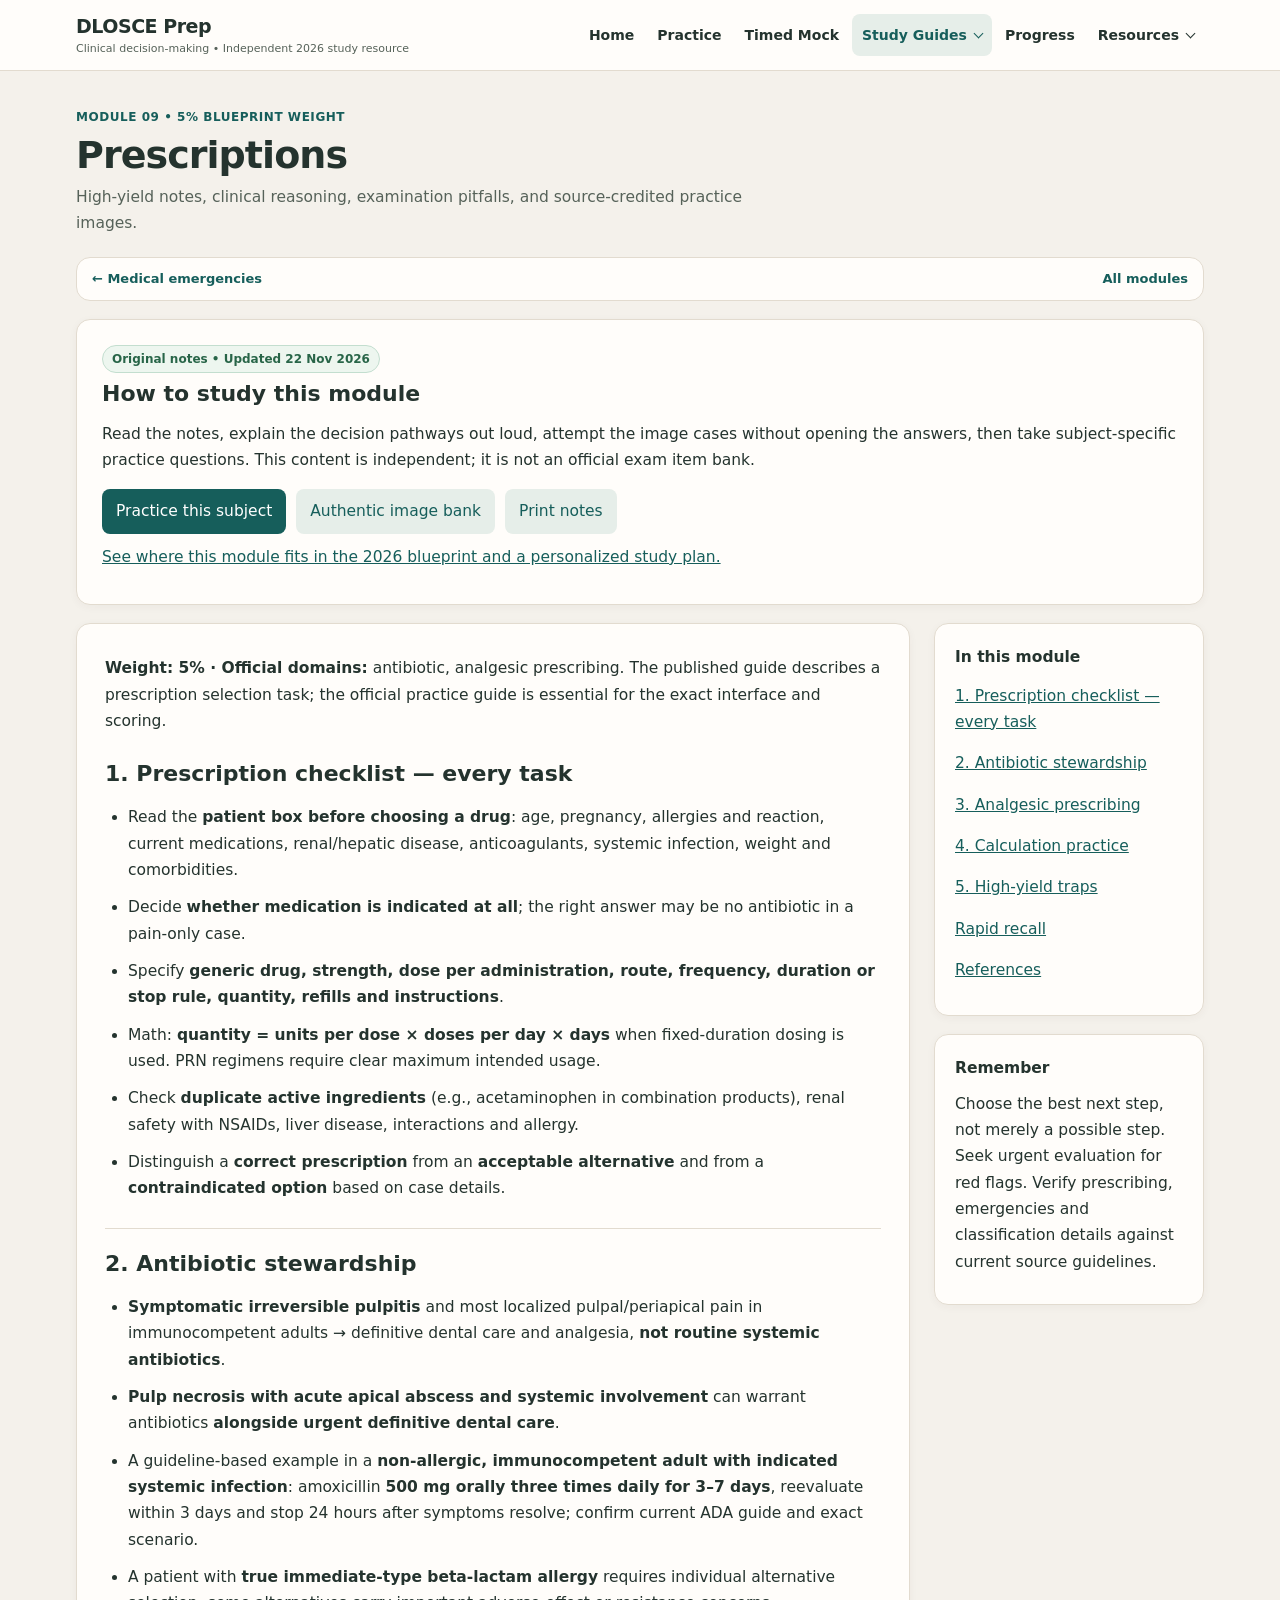
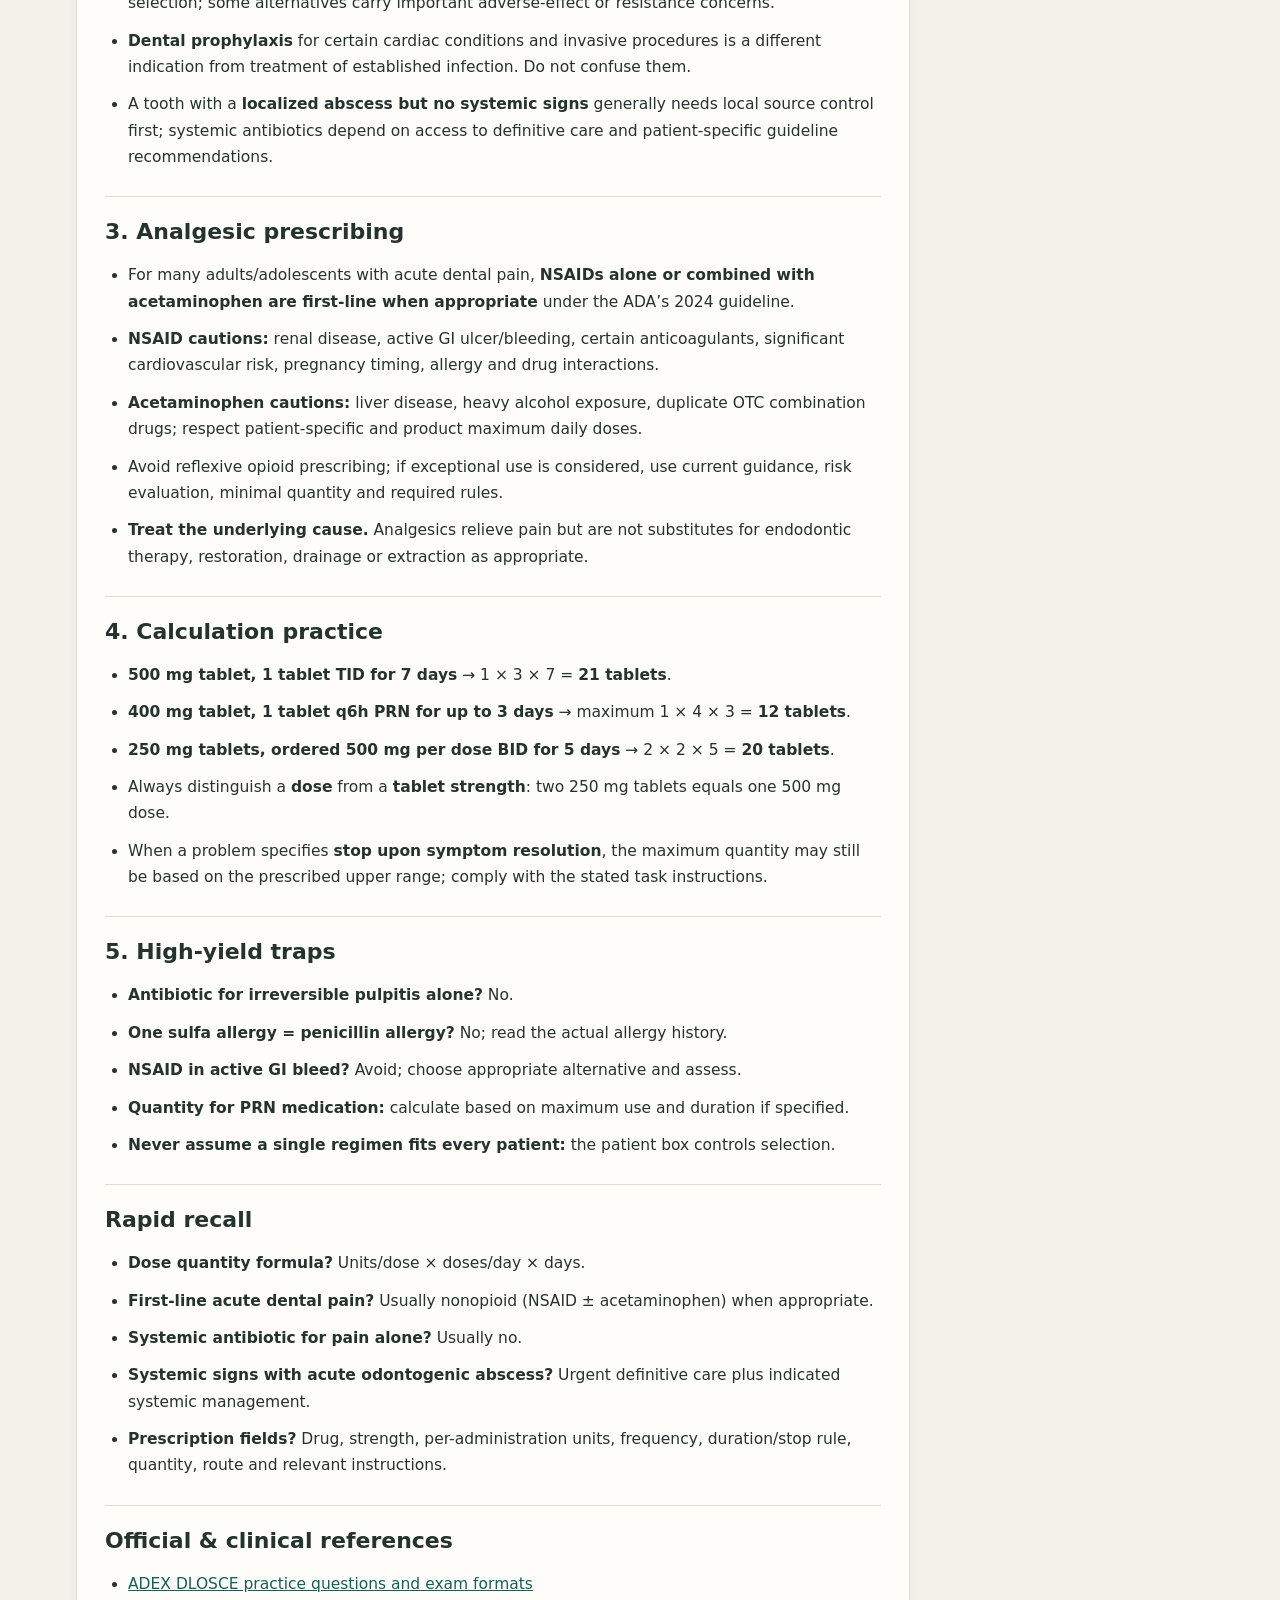
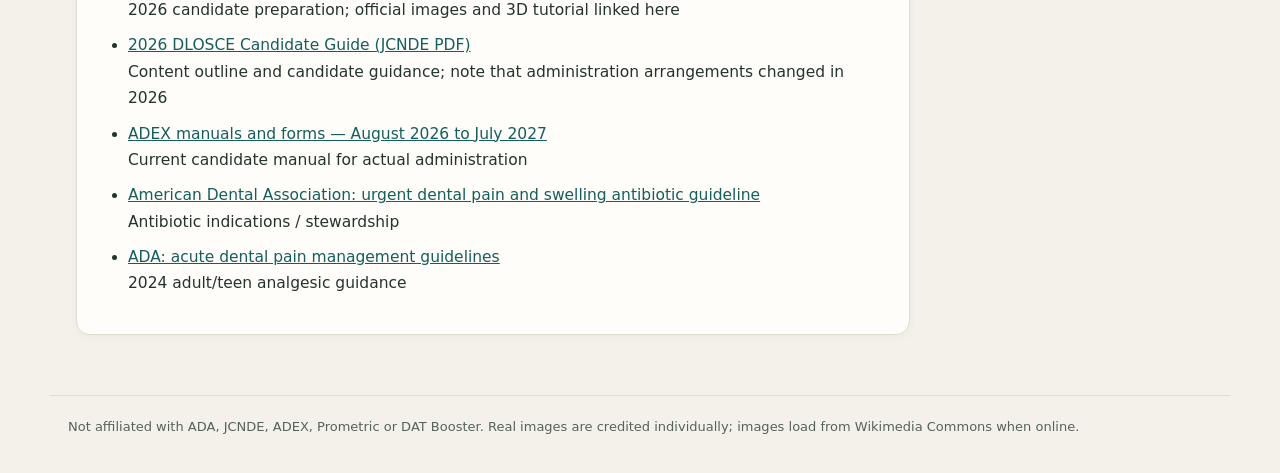
<file: prescriptions.html>
<!DOCTYPE html>

<html lang="en"><head><meta charset="utf-8"/><meta content="width=device-width,initial-scale=1" name="viewport"/><meta content="Original high-yield Prescriptions DLOSCE study notes, clinical cases and source links, revised November 2026." name="description"/><title>Prescriptions | DLOSCE Study Hub</title><link href="notes.css?v=20261123-study-dashboard" rel="stylesheet"/><link href="site-ui.css?v=20261123-study-dashboard" rel="stylesheet"/></head><body><header class="site-header">
<div class="site-topbar">
<a aria-label="DLOSCE Prep home" class="site-brand" href="index.html#home"><span class="brand-wordmark">DLOSCE Prep</span><span class="brand-subtitle">Clinical decision-making • Independent 2026 study resource</span></a>
<button aria-controls="primary-navigation" aria-expanded="false" class="nav-toggle" type="button">Menu</button>
<nav aria-label="Main navigation" class="primary-nav" id="primary-navigation">
<a class="nav-link" href="index.html#home">Home</a>
<a class="nav-link" href="index.html#practice">Practice</a>
<a class="nav-link" href="index.html#mock">Timed Mock</a>
<details class="nav-group" data-group="study"><summary>Study Guides</summary><div class="nav-dropdown">
<a class="menu-item" href="study-recommendations.html">Study plan and blueprint</a>
<div class="module-menu-grid"><a class="menu-item" href="restorative.html">Restorative<span class="menu-meta">24%</span></a><a class="menu-item" href="prosthodontics.html">Prosthodontics<span class="menu-meta">19%</span></a><a class="menu-item" href="oral-pathology.html">Oral pathology &amp; TMD<span class="menu-meta">13%</span></a><a class="menu-item" href="periodontics.html">Periodontics<span class="menu-meta">10%</span></a><a class="menu-item" href="oral-surgery.html">Oral surgery<span class="menu-meta">9%</span></a><a class="menu-item" href="endodontics.html">Endodontics<span class="menu-meta">8%</span></a><a class="menu-item" href="orthodontics.html">Orthodontics<span class="menu-meta">6%</span></a><a class="menu-item" href="medical-emergencies.html">Medical emergencies<span class="menu-meta">6%</span></a><a aria-current="page" class="menu-item is-current" href="prescriptions.html">Prescriptions<span class="menu-meta">5%</span></a></div></div></details>
<a class="nav-link" href="index.html#dashboard">Progress</a>
<details class="nav-group" data-group="resources"><summary>Resources</summary><div class="nav-dropdown">
<a class="menu-item" href="index.html#prescriptions">Prescription simulator</a>
<a class="menu-item" href="index.html#radiographs">Clinical image bank</a>
<a class="menu-item" href="https://adextesting.org/wp-content/uploads/2026/06/DLOSCE-Practice-Questions-June-2026-N70.pdf" rel="noopener noreferrer" target="_blank">Official ADEX 70-question PDF</a>
<a class="menu-item" href="index.html#anatomy">Official 3D tutorial</a>
<a class="menu-item" href="sources.html">Sources and image credits</a></div></details>
</nav>
</div>
</header><main><div class="page-intro"><span class="page-kicker">MODULE 09 • 5% BLUEPRINT WEIGHT</span><h1>Prescriptions</h1><p>High-yield notes, clinical reasoning, examination pitfalls, and source-credited practice images.</p></div><div aria-label="Module navigation" class="module-pager"><a href="medical-emergencies.html">← Medical emergencies</a> <a href="index.html#home">All modules</a></div><div class="intro"><span class="pill">Original notes • Updated 22 Nov 2026</span><h2>How to study this module</h2><p>Read the notes, explain the decision pathways out loud, attempt the image cases without opening the answers, then take subject-specific practice questions. This content is independent; it is not an official exam item bank.</p><div class="actions"><a class="btn" href="index.html?module=prescriptions#practice">Practice this subject</a><a class="btn light" href="index.html#radiographs">Authentic image bank</a><button class="light" onclick="window.print()">Print notes</button></div><p class="fineprint"><a href="study-recommendations.html">See where this module fits in the 2026 blueprint and a personalized study plan.</a></p></div><div class="module-layout"><article class="article"><h1>Prescription tasks — antibiotics &amp; analgesics</h1>
<p><strong>Weight: 5% · Official domains:</strong> antibiotic, analgesic prescribing. The published guide describes a prescription selection task; the official practice guide is essential for the exact interface and scoring.</p>
<h2 id="section-1">1. Prescription checklist — every task</h2>
<ul>
<li>Read the <strong>patient box before choosing a drug</strong>: age, pregnancy, allergies and reaction, current medications, renal/hepatic disease, anticoagulants, systemic infection, weight and comorbidities.</li>
<li>Decide <strong>whether medication is indicated at all</strong>; the right answer may be no antibiotic in a pain-only case.</li>
<li>Specify <strong>generic drug, strength, dose per administration, route, frequency, duration or stop rule, quantity, refills and instructions</strong>.</li>
<li>Math: <strong>quantity = units per dose × doses per day × days</strong> when fixed-duration dosing is used. PRN regimens require clear maximum intended usage.</li>
<li>Check <strong>duplicate active ingredients</strong> (e.g., acetaminophen in combination products), renal safety with NSAIDs, liver disease, interactions and allergy.</li>
<li>Distinguish a <strong>correct prescription</strong> from an <strong>acceptable alternative</strong> and from a <strong>contraindicated option</strong> based on case details.</li>
</ul>
<h2 id="section-2">2. Antibiotic stewardship</h2>
<ul>
<li><strong>Symptomatic irreversible pulpitis</strong> and most localized pulpal/periapical pain in immunocompetent adults → definitive dental care and analgesia, <strong>not routine systemic antibiotics</strong>.</li>
<li><strong>Pulp necrosis with acute apical abscess and systemic involvement</strong> can warrant antibiotics <strong>alongside urgent definitive dental care</strong>.</li>
<li>A guideline-based example in a <strong>non-allergic, immunocompetent adult with indicated systemic infection</strong>: amoxicillin <strong>500 mg orally three times daily for 3–7 days</strong>, reevaluate within 3 days and stop 24 hours after symptoms resolve; confirm current ADA guide and exact scenario.</li>
<li>A patient with <strong>true immediate-type beta-lactam allergy</strong> requires individual alternative selection; some alternatives carry important adverse-effect or resistance concerns.</li>
<li><strong>Dental prophylaxis</strong> for certain cardiac conditions and invasive procedures is a different indication from treatment of established infection. Do not confuse them.</li>
<li>A tooth with a <strong>localized abscess but no systemic signs</strong> generally needs local source control first; systemic antibiotics depend on access to definitive care and patient-specific guideline recommendations.</li>
</ul>
<h2 id="section-3">3. Analgesic prescribing</h2>
<ul>
<li>For many adults/adolescents with acute dental pain, <strong>NSAIDs alone or combined with acetaminophen are first-line when appropriate</strong> under the ADA’s 2024 guideline.</li>
<li><strong>NSAID cautions:</strong> renal disease, active GI ulcer/bleeding, certain anticoagulants, significant cardiovascular risk, pregnancy timing, allergy and drug interactions.</li>
<li><strong>Acetaminophen cautions:</strong> liver disease, heavy alcohol exposure, duplicate OTC combination drugs; respect patient-specific and product maximum daily doses.</li>
<li>Avoid reflexive opioid prescribing; if exceptional use is considered, use current guidance, risk evaluation, minimal quantity and required rules.</li>
<li><strong>Treat the underlying cause.</strong> Analgesics relieve pain but are not substitutes for endodontic therapy, restoration, drainage or extraction as appropriate.</li>
</ul>
<h2 id="section-4">4. Calculation practice</h2>
<ul>
<li><strong>500 mg tablet, 1 tablet TID for 7 days</strong> → 1 × 3 × 7 = <strong>21 tablets</strong>.</li>
<li><strong>400 mg tablet, 1 tablet q6h PRN for up to 3 days</strong> → maximum 1 × 4 × 3 = <strong>12 tablets</strong>.</li>
<li><strong>250 mg tablets, ordered 500 mg per dose BID for 5 days</strong> → 2 × 2 × 5 = <strong>20 tablets</strong>.</li>
<li>Always distinguish a <strong>dose</strong> from a <strong>tablet strength</strong>: two 250 mg tablets equals one 500 mg dose.</li>
<li>When a problem specifies <strong>stop upon symptom resolution</strong>, the maximum quantity may still be based on the prescribed upper range; comply with the stated task instructions.</li>
</ul>
<h2 id="section-5">5. High-yield traps</h2>
<ul>
<li><strong>Antibiotic for irreversible pulpitis alone?</strong> No.</li>
<li><strong>One sulfa allergy = penicillin allergy?</strong> No; read the actual allergy history.</li>
<li><strong>NSAID in active GI bleed?</strong> Avoid; choose appropriate alternative and assess.</li>
<li><strong>Quantity for PRN medication:</strong> calculate based on maximum use and duration if specified.</li>
<li><strong>Never assume a single regimen fits every patient:</strong> the patient box controls selection.</li>
</ul>
<h2 id="section-6">Rapid recall</h2>
<ul>
<li><strong>Dose quantity formula?</strong> Units/dose × doses/day × days.</li>
<li><strong>First-line acute dental pain?</strong> Usually nonopioid (NSAID ± acetaminophen) when appropriate.</li>
<li><strong>Systemic antibiotic for pain alone?</strong> Usually no.</li>
<li><strong>Systemic signs with acute odontogenic abscess?</strong> Urgent definitive care plus indicated systemic management.</li>
<li><strong>Prescription fields?</strong> Drug, strength, per-administration units, frequency, duration/stop rule, quantity, route and relevant instructions.</li>
</ul>
<h2 id="official">Official &amp; clinical references</h2><ul class="refs"><li><a href="https://adextesting.org/test-prep/dlosce-examination/" rel="noopener" target="_blank">ADEX DLOSCE practice questions and exam formats</a><div class="small">2026 candidate preparation; official images and 3D tutorial linked here</div></li><li><a href="https://jcnde.ada.org/-/media/project/ada-organization/ada/jcnde/files/dlosce_candidate_guide.pdf" rel="noopener" target="_blank">2026 DLOSCE Candidate Guide (JCNDE PDF)</a><div class="small">Content outline and candidate guidance; note that administration arrangements changed in 2026</div></li><li><a href="https://adextesting.org/adex-dental-forms-2026-aug/" rel="noopener" target="_blank">ADEX manuals and forms — August 2026 to July 2027</a><div class="small">Current candidate manual for actual administration</div></li><li><a href="https://www.ada.org/resources/research/science/evidence-based-dental-research/antibiotics-for-dental-pain-and-swelling" rel="noopener" target="_blank">American Dental Association: urgent dental pain and swelling antibiotic guideline</a><div class="small">Antibiotic indications / stewardship</div></li><li><a href="https://www.ada.org/resources/research/science/evidence-based-dental-research/pain-management-guideline/" rel="noopener" target="_blank">ADA: acute dental pain management guidelines</a><div class="small">2024 adult/teen analgesic guidance</div></li></ul></article><aside class="sidebar"><div class="sidecard toc"><strong>In this module</strong><a href="#section-1">1. Prescription checklist — every task</a><a href="#section-2">2. Antibiotic stewardship</a><a href="#section-3">3. Analgesic prescribing</a><a href="#section-4">4. Calculation practice</a><a href="#section-5">5. High-yield traps</a><a href="#section-6">Rapid recall</a><a href="#official">References</a></div><div class="sidecard"><strong>Remember</strong><p>Choose the best next step, not merely a possible step. Seek urgent evaluation for red flags. Verify prescribing, emergencies and classification details against current source guidelines.</p></div></aside></div></main><footer>Not affiliated with ADA, JCNDE, ADEX, Prometric or DAT Booster. Real images are credited individually; images load from Wikimedia Commons when online.</footer><script defer="" src="site-ui.js?v=20261123-study-dashboard"></script></body></html>
</file>
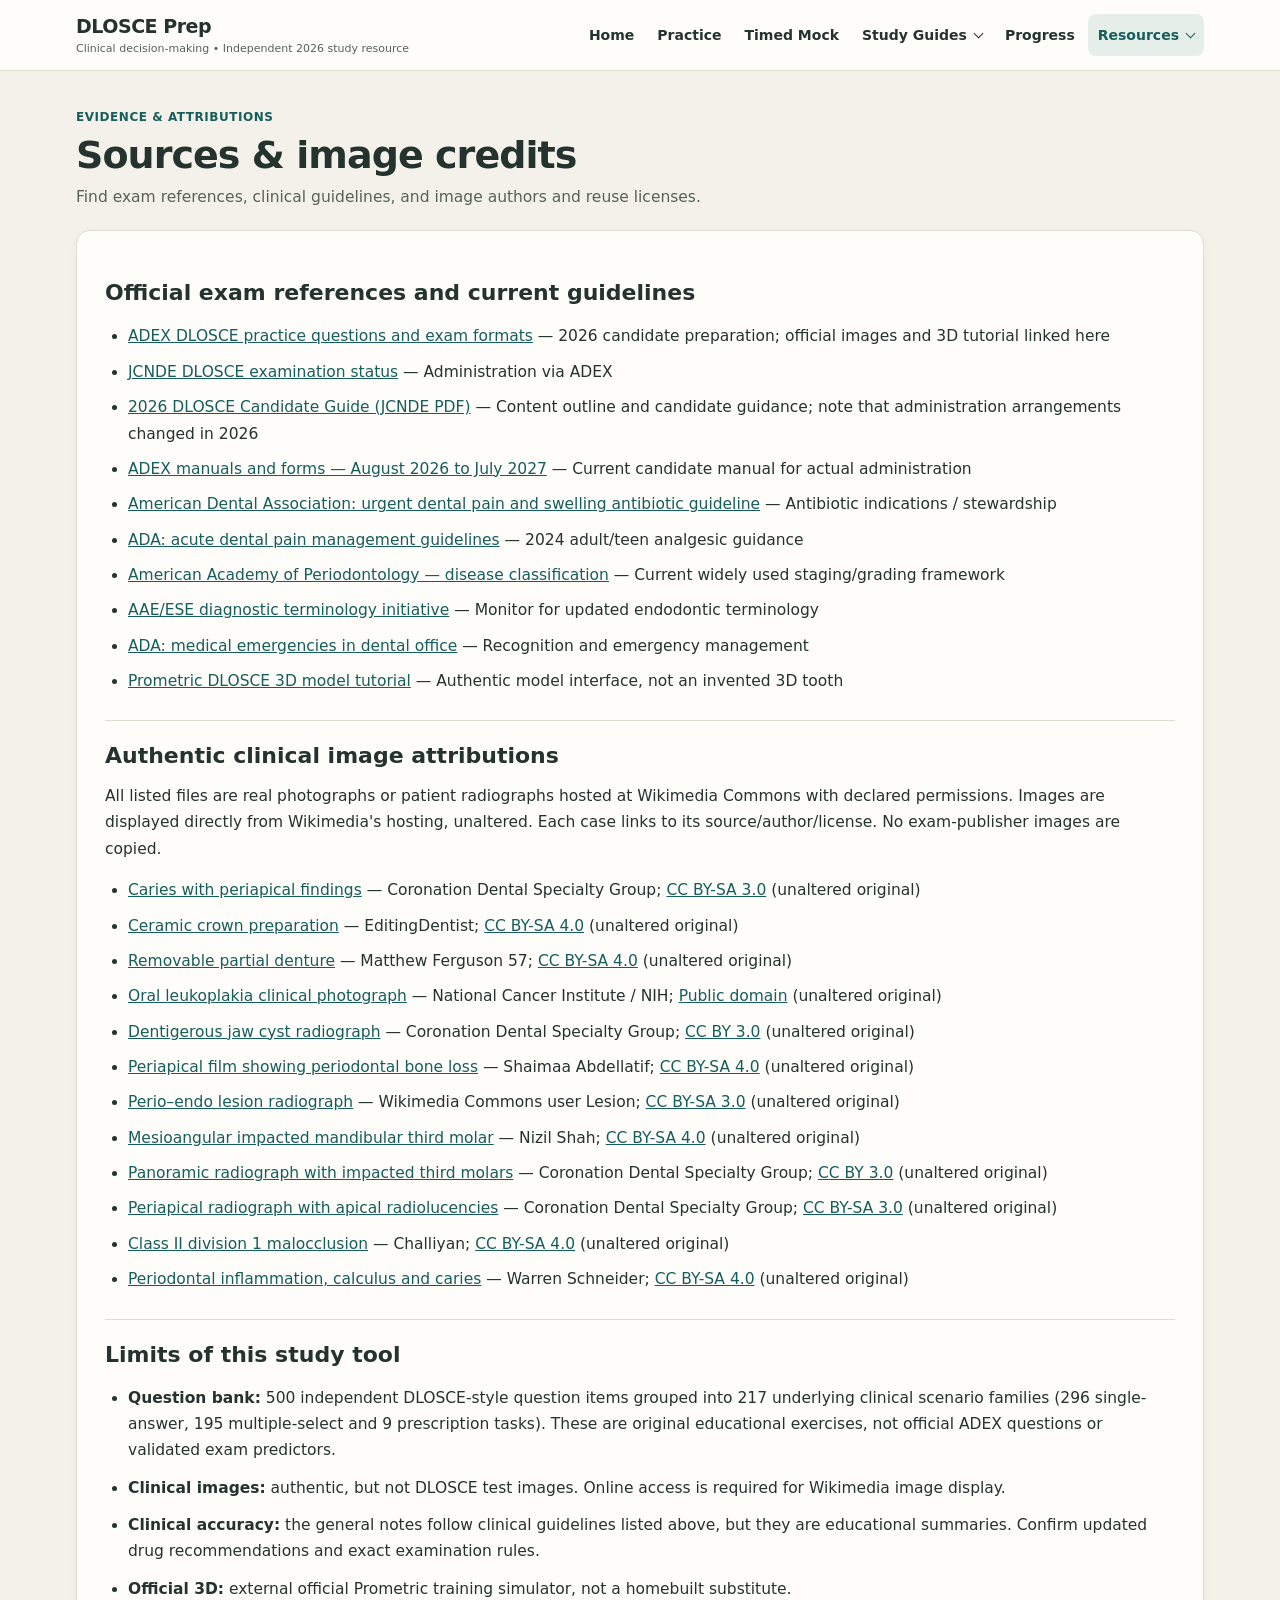
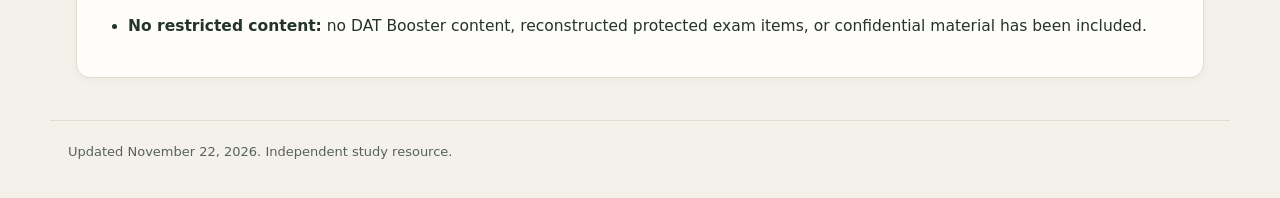
<file: sources.html>
<!DOCTYPE html>

<html lang="en"><head><meta charset="utf-8"/><meta content="width=device-width,initial-scale=1" name="viewport"/><title>DLOSCE Sources and Image Licensing</title><link href="notes.css?v=20261123-study-dashboard" rel="stylesheet"/><link href="site-ui.css?v=20261123-study-dashboard" rel="stylesheet"/></head><body><header class="site-header">
<div class="site-topbar">
<a aria-label="DLOSCE Prep home" class="site-brand" href="index.html#home"><span class="brand-wordmark">DLOSCE Prep</span><span class="brand-subtitle">Clinical decision-making • Independent 2026 study resource</span></a>
<button aria-controls="primary-navigation" aria-expanded="false" class="nav-toggle" type="button">Menu</button>
<nav aria-label="Main navigation" class="primary-nav" id="primary-navigation">
<a class="nav-link" href="index.html#home">Home</a>
<a class="nav-link" href="index.html#practice">Practice</a>
<a class="nav-link" href="index.html#mock">Timed Mock</a>
<details class="nav-group" data-group="study"><summary>Study Guides</summary><div class="nav-dropdown">
<a class="menu-item" href="study-recommendations.html">Study plan and blueprint</a>
<div class="module-menu-grid"><a class="menu-item" href="restorative.html">Restorative<span class="menu-meta">24%</span></a><a class="menu-item" href="prosthodontics.html">Prosthodontics<span class="menu-meta">19%</span></a><a class="menu-item" href="oral-pathology.html">Oral pathology &amp; TMD<span class="menu-meta">13%</span></a><a class="menu-item" href="periodontics.html">Periodontics<span class="menu-meta">10%</span></a><a class="menu-item" href="oral-surgery.html">Oral surgery<span class="menu-meta">9%</span></a><a class="menu-item" href="endodontics.html">Endodontics<span class="menu-meta">8%</span></a><a class="menu-item" href="orthodontics.html">Orthodontics<span class="menu-meta">6%</span></a><a class="menu-item" href="medical-emergencies.html">Medical emergencies<span class="menu-meta">6%</span></a><a class="menu-item" href="prescriptions.html">Prescriptions<span class="menu-meta">5%</span></a></div></div></details>
<a class="nav-link" href="index.html#dashboard">Progress</a>
<details class="nav-group" data-group="resources"><summary>Resources</summary><div class="nav-dropdown">
<a class="menu-item" href="index.html#prescriptions">Prescription simulator</a>
<a class="menu-item" href="index.html#radiographs">Clinical image bank</a>
<a class="menu-item" href="https://adextesting.org/wp-content/uploads/2026/06/DLOSCE-Practice-Questions-June-2026-N70.pdf" rel="noopener noreferrer" target="_blank">Official ADEX 70-question PDF</a>
<a class="menu-item" href="index.html#anatomy">Official 3D tutorial</a>
<a aria-current="page" class="menu-item is-current" href="sources.html">Sources and image credits</a></div></details>
</nav>
</div>
</header><main><div class="page-intro"><span class="page-kicker">EVIDENCE &amp; ATTRIBUTIONS</span><h1>Sources &amp; image credits</h1><p>Find exam references, clinical guidelines, and image authors and reuse licenses.</p></div><div class="article"><h2>Official exam references and current guidelines</h2><ul class="refs"><li><a href="https://adextesting.org/test-prep/dlosce-examination/" rel="noopener" target="_blank">ADEX DLOSCE practice questions and exam formats</a> — 2026 candidate preparation; official images and 3D tutorial linked here</li><li><a href="https://jcnde.ada.org/dlosce" rel="noopener" target="_blank">JCNDE DLOSCE examination status</a> — Administration via ADEX</li><li><a href="https://jcnde.ada.org/-/media/project/ada-organization/ada/jcnde/files/dlosce_candidate_guide.pdf" rel="noopener" target="_blank">2026 DLOSCE Candidate Guide (JCNDE PDF)</a> — Content outline and candidate guidance; note that administration arrangements changed in 2026</li><li><a href="https://adextesting.org/adex-dental-forms-2026-aug/" rel="noopener" target="_blank">ADEX manuals and forms — August 2026 to July 2027</a> — Current candidate manual for actual administration</li><li><a href="https://www.ada.org/resources/research/science/evidence-based-dental-research/antibiotics-for-dental-pain-and-swelling" rel="noopener" target="_blank">American Dental Association: urgent dental pain and swelling antibiotic guideline</a> — Antibiotic indications / stewardship</li><li><a href="https://www.ada.org/resources/research/science/evidence-based-dental-research/pain-management-guideline/" rel="noopener" target="_blank">ADA: acute dental pain management guidelines</a> — 2024 adult/teen analgesic guidance</li><li><a href="https://www.perio.org/research-science/2017-classification-of-periodontal-and-peri-implant-diseases-and-conditions/" rel="noopener" target="_blank">American Academy of Periodontology — disease classification</a> — Current widely used staging/grading framework</li><li><a href="https://www.aae.org/specialty/diagnostic-terminology-stakeholder-input/" rel="noopener" target="_blank">AAE/ESE diagnostic terminology initiative</a> — Monitor for updated endodontic terminology</li><li><a href="https://www.ada.org/resources/ada-library/oral-health-topics/medical-emergencies-in-the-dental-office" rel="noopener" target="_blank">ADA: medical emergencies in dental office</a> — Recognition and emergency management</li><li><a href="https://training.prod.prometric.mindgrb.io/PRC/PRC_TestScene/index.html" rel="noopener" target="_blank">Prometric DLOSCE 3D model tutorial</a> — Authentic model interface, not an invented 3D tooth</li></ul><h2>Authentic clinical image attributions</h2><p>All listed files are real photographs or patient radiographs hosted at Wikimedia Commons with declared permissions. Images are displayed directly from Wikimedia's hosting, unaltered. Each case links to its source/author/license. No exam-publisher images are copied.</p><ul class="refs"><li><a href="https://commons.wikimedia.org/wiki/File:Tooth_decay_and_abscess_xray.png" rel="noopener" target="_blank">Caries with periapical findings</a> — Coronation Dental Specialty Group; <a href="https://creativecommons.org/licenses/by-sa/3.0/" rel="noopener" target="_blank">CC BY-SA 3.0</a> (unaltered original)</li><li><a href="https://commons.wikimedia.org/wiki/File:Ceramic_crown_preparation.jpg" rel="noopener" target="_blank">Ceramic crown preparation</a> — EditingDentist; <a href="https://creativecommons.org/licenses/by-sa/4.0/" rel="noopener" target="_blank">CC BY-SA 4.0</a> (unaltered original)</li><li><a href="https://commons.wikimedia.org/wiki/File:Valplast_removable_partial_denture.jpg" rel="noopener" target="_blank">Removable partial denture</a> — Matthew Ferguson 57; <a href="https://creativecommons.org/licenses/by-sa/4.0/" rel="noopener" target="_blank">CC BY-SA 4.0</a> (unaltered original)</li><li><a href="https://commons.wikimedia.org/wiki/File:Leukoplakia.jpg" rel="noopener" target="_blank">Oral leukoplakia clinical photograph</a> — National Cancer Institute / NIH; <a href="https://creativecommons.org/publicdomain/mark/1.0/" rel="noopener" target="_blank">Public domain</a> (unaltered original)</li><li><a href="https://commons.wikimedia.org/wiki/File:JawCyst.jpg" rel="noopener" target="_blank">Dentigerous jaw cyst radiograph</a> — Coronation Dental Specialty Group; <a href="https://creativecommons.org/licenses/by/3.0/" rel="noopener" target="_blank">CC BY 3.0</a> (unaltered original)</li><li><a href="https://commons.wikimedia.org/wiki/File:Bone_loss_in_periapical_xray.jpg" rel="noopener" target="_blank">Periapical film showing periodontal bone loss</a> — Shaimaa Abdellatif; <a href="https://creativecommons.org/licenses/by-sa/4.0/" rel="noopener" target="_blank">CC BY-SA 4.0</a> (unaltered original)</li><li><a href="https://commons.wikimedia.org/wiki/File:Perio-endo_lesion.JPG" rel="noopener" target="_blank">Perio–endo lesion radiograph</a> — Wikimedia Commons user Lesion; <a href="https://creativecommons.org/licenses/by-sa/3.0/" rel="noopener" target="_blank">CC BY-SA 3.0</a> (unaltered original)</li><li><a href="https://commons.wikimedia.org/wiki/File:Third_molar_impacted_mesioangular.jpg" rel="noopener" target="_blank">Mesioangular impacted mandibular third molar</a> — Nizil Shah; <a href="https://creativecommons.org/licenses/by-sa/4.0/" rel="noopener" target="_blank">CC BY-SA 4.0</a> (unaltered original)</li><li><a href="https://commons.wikimedia.org/wiki/File:Basic_panoramic_radiograph.jpg" rel="noopener" target="_blank">Panoramic radiograph with impacted third molars</a> — Coronation Dental Specialty Group; <a href="https://creativecommons.org/licenses/by/3.0/" rel="noopener" target="_blank">CC BY 3.0</a> (unaltered original)</li><li><a href="https://commons.wikimedia.org/wiki/File:Abscessed_tooth_periapical_radiograph.jpg" rel="noopener" target="_blank">Periapical radiograph with apical radiolucencies</a> — Coronation Dental Specialty Group; <a href="https://creativecommons.org/licenses/by-sa/3.0/" rel="noopener" target="_blank">CC BY-SA 3.0</a> (unaltered original)</li><li><a href="https://commons.wikimedia.org/wiki/File:Class2division1malocclusion.jpg" rel="noopener" target="_blank">Class II division 1 malocclusion</a> — Challiyan; <a href="https://creativecommons.org/licenses/by-sa/4.0/" rel="noopener" target="_blank">CC BY-SA 4.0</a> (unaltered original)</li><li><a href="https://commons.wikimedia.org/wiki/File:Caries%2C_Periodontal_disease%2C_calculus.png" rel="noopener" target="_blank">Periodontal inflammation, calculus and caries</a> — Warren Schneider; <a href="https://creativecommons.org/licenses/by-sa/4.0/" rel="noopener" target="_blank">CC BY-SA 4.0</a> (unaltered original)</li></ul><h2>Limits of this study tool</h2><ul><li><strong>Question bank:</strong> 500 independent DLOSCE-style question items grouped into 217 underlying clinical scenario families (296 single-answer, 195 multiple-select and 9 prescription tasks). These are original educational exercises, not official ADEX questions or validated exam predictors.</li><li><strong>Clinical images:</strong> authentic, but not DLOSCE test images. Online access is required for Wikimedia image display.</li><li><strong>Clinical accuracy:</strong> the general notes follow clinical guidelines listed above, but they are educational summaries. Confirm updated drug recommendations and exact examination rules.</li><li><strong>Official 3D:</strong> external official Prometric training simulator, not a homebuilt substitute.</li><li><strong>No restricted content:</strong> no DAT Booster content, reconstructed protected exam items, or confidential material has been included.</li></ul></div></main><footer>Updated November 22, 2026. Independent study resource.</footer><script defer="" src="site-ui.js?v=20261123-study-dashboard"></script></body></html>
</file>
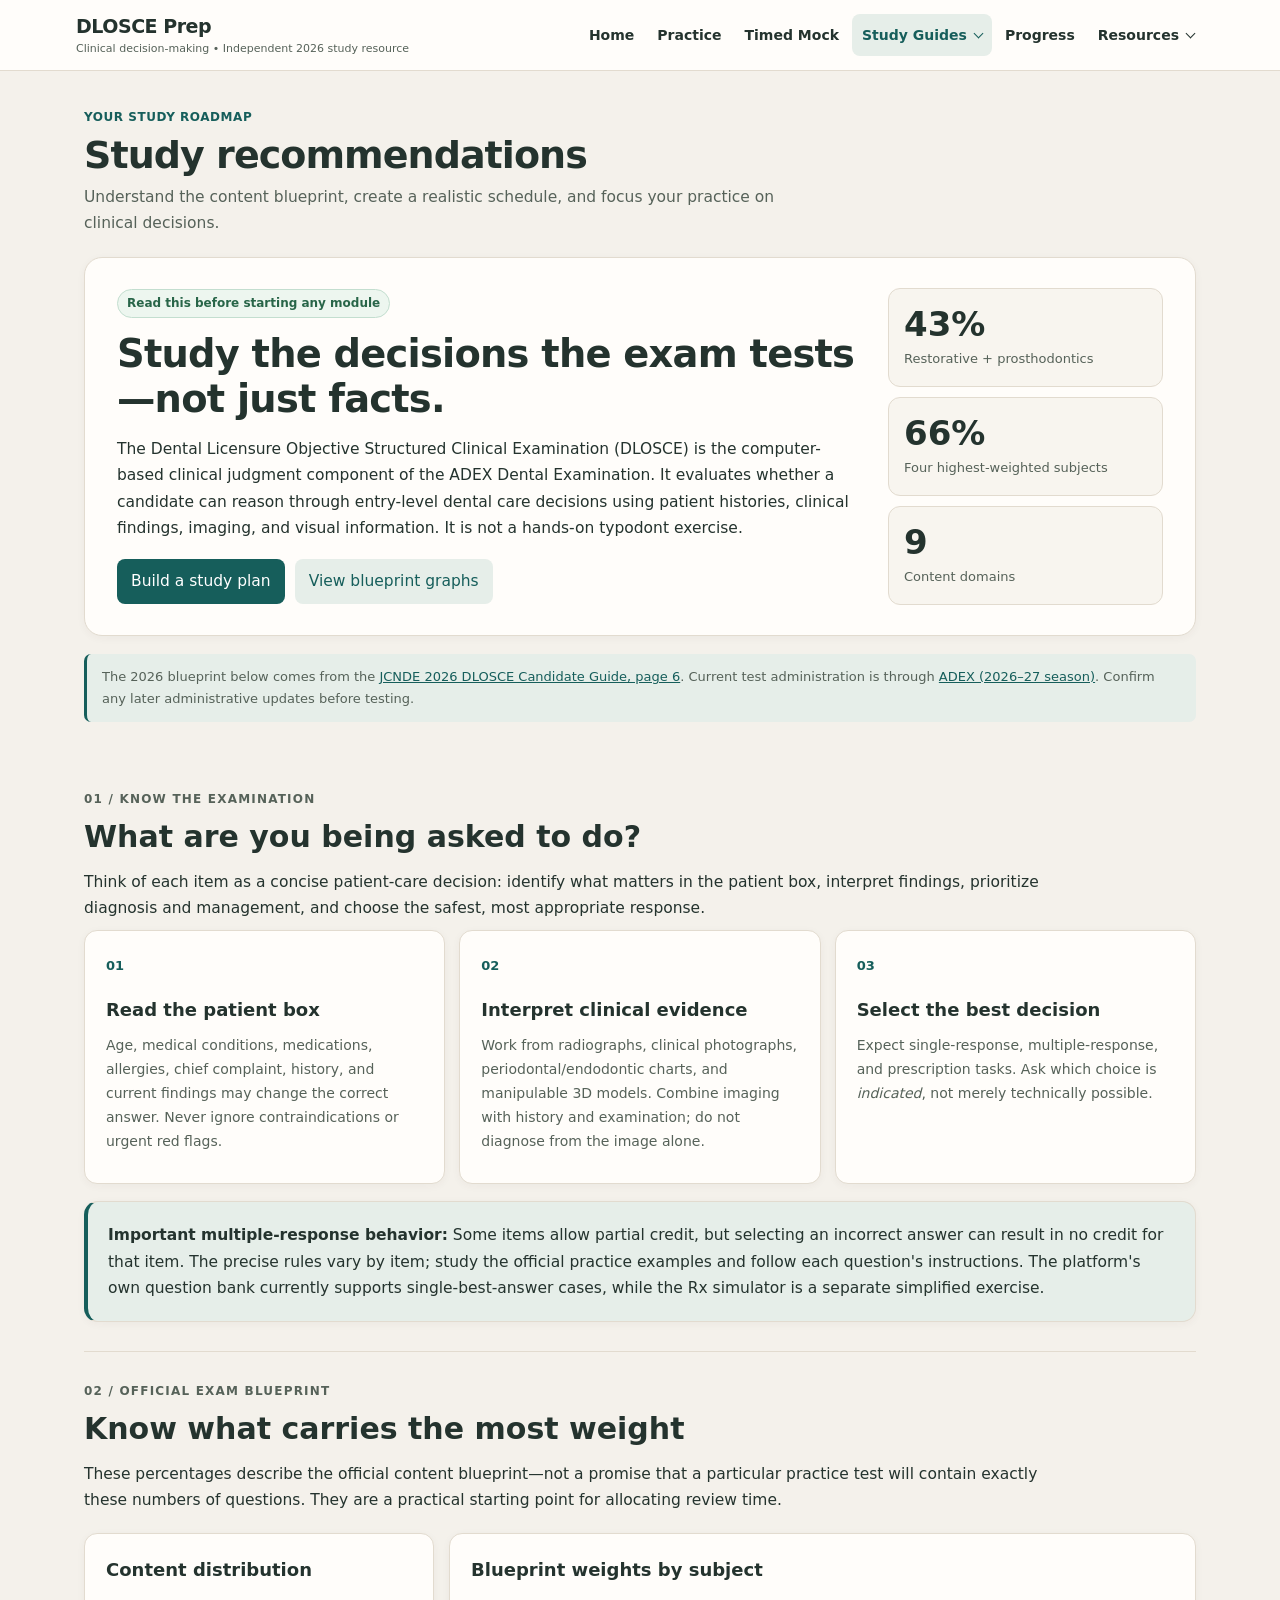
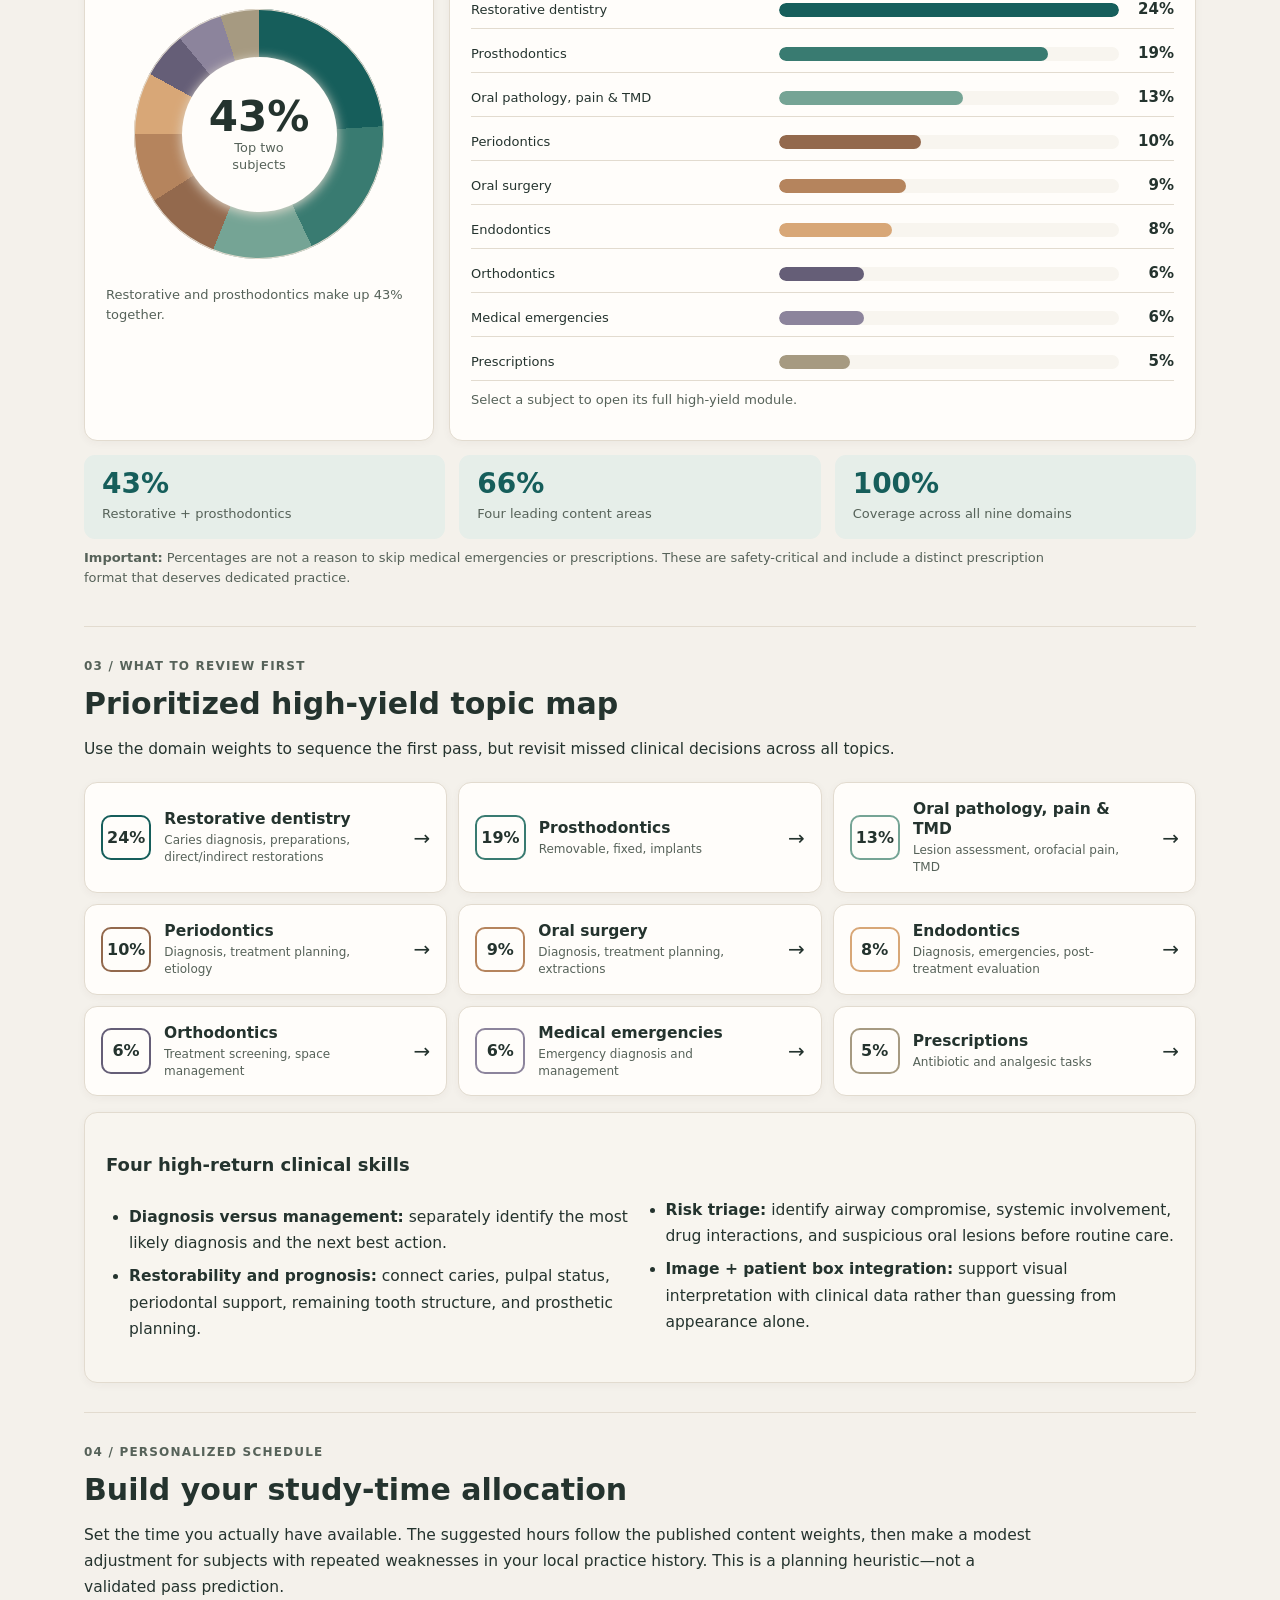
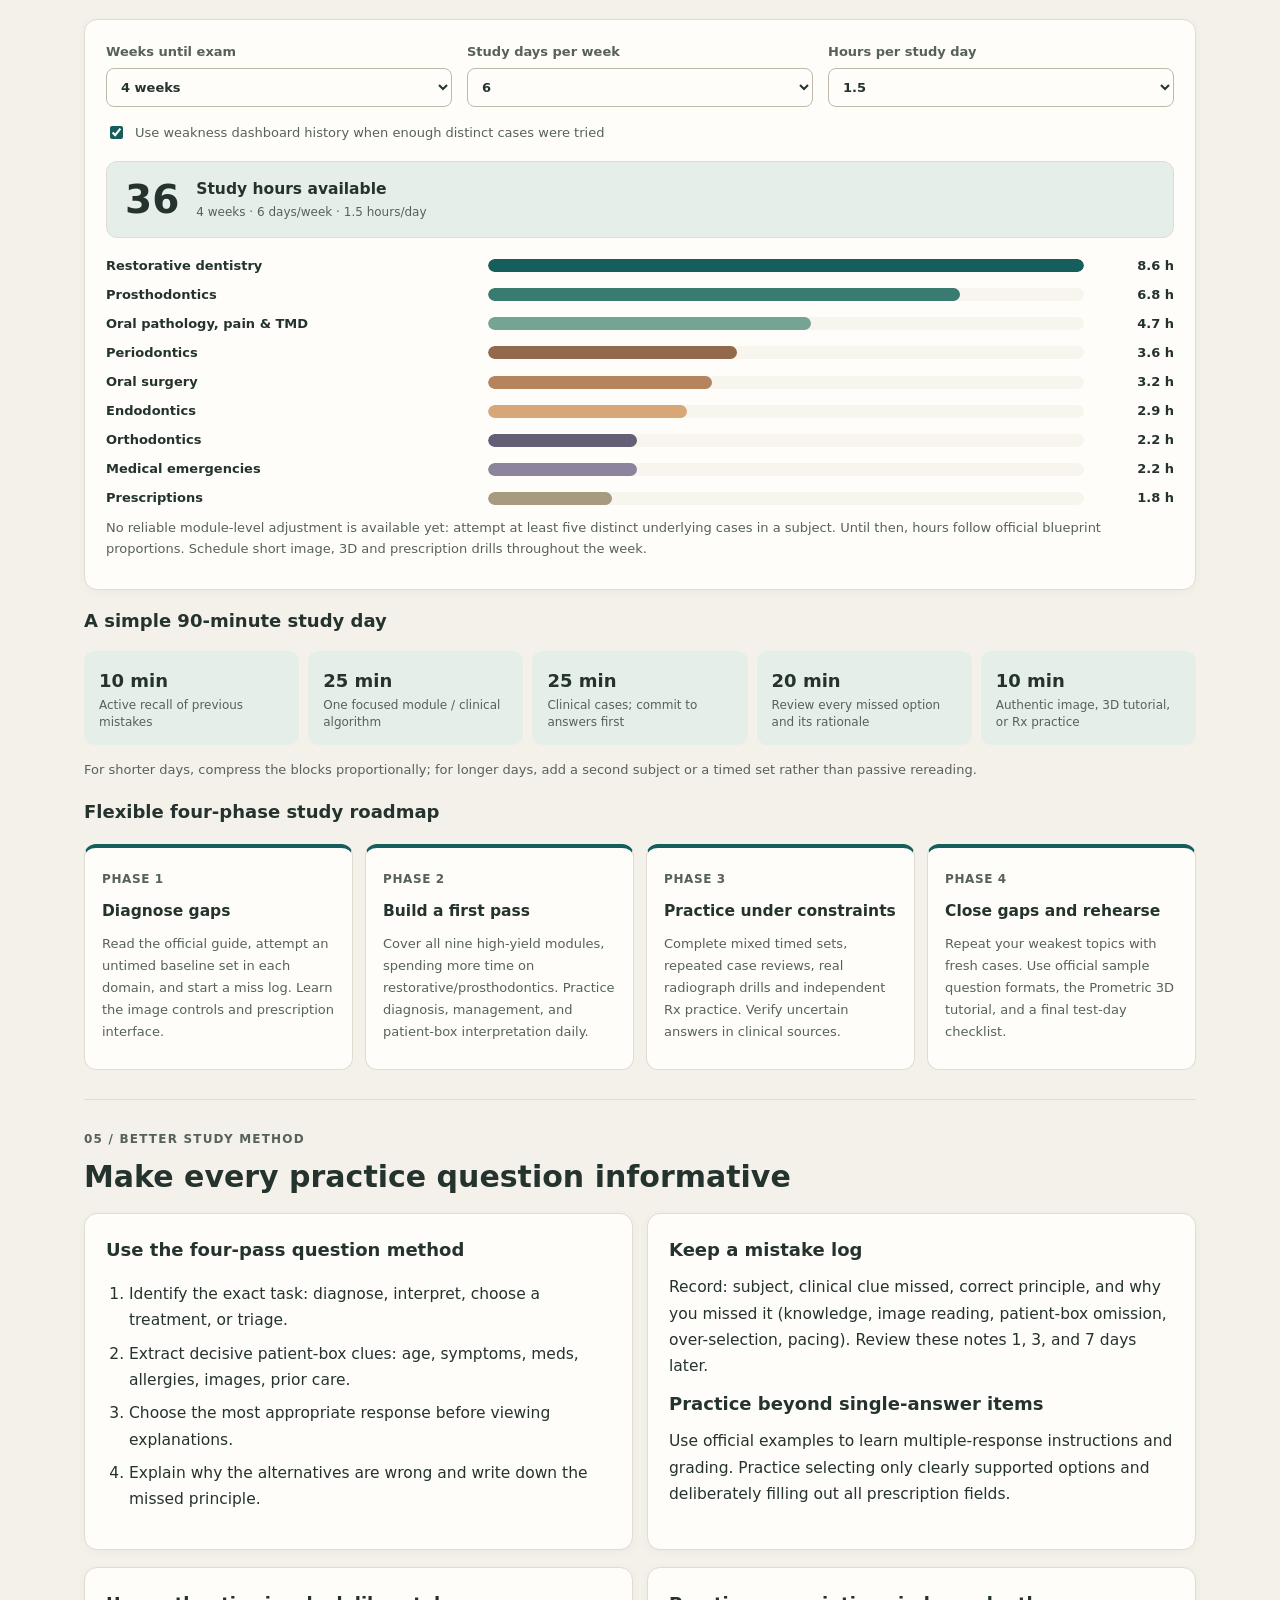
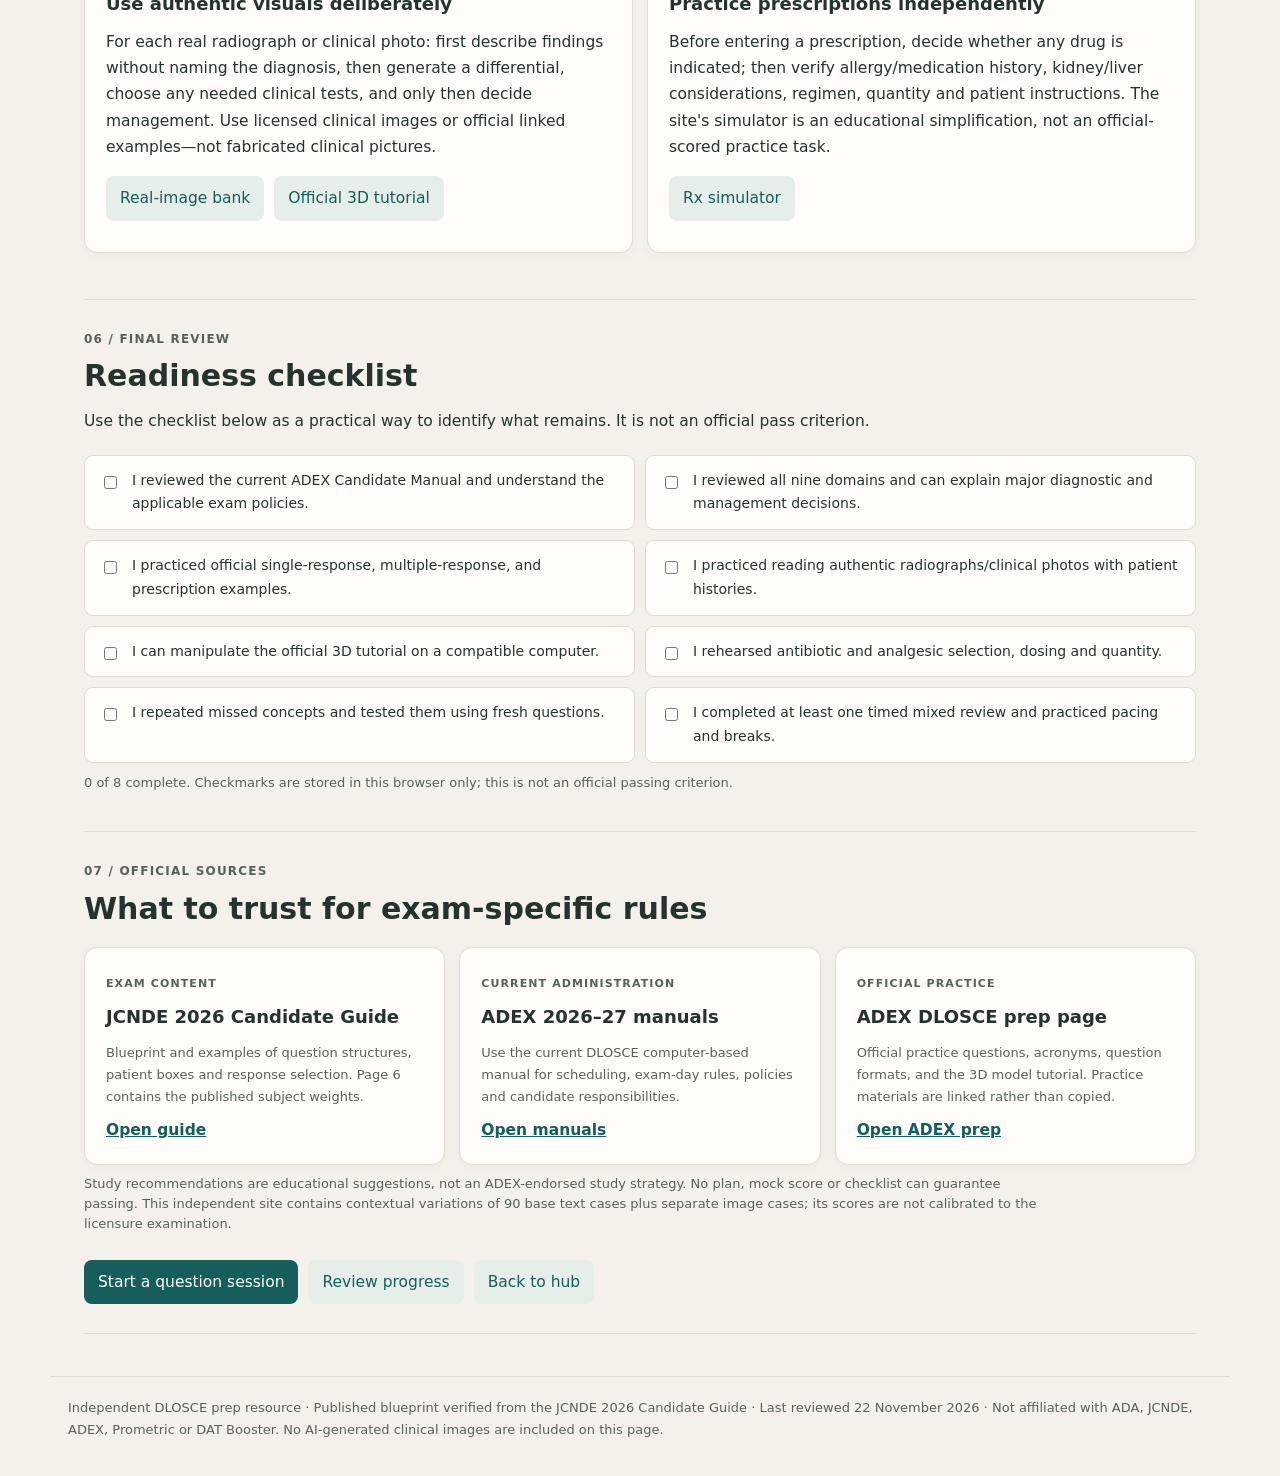
<file: study-recommendations.html>
<!DOCTYPE html>

<html lang="en"><head><meta charset="utf-8"/><meta content="width=device-width,initial-scale=1" name="viewport"/><meta content="Evidence-based DLOSCE 2026 exam blueprint charts, study prioritization, practical study plans, exam format guide and official ADEX preparation resources." name="description"/><title>Study Recommendations &amp; Official Blueprint | DLOSCE Prep</title><link href="notes.css?v=20261123-study-dashboard" rel="stylesheet"/><link href="study-recommendations.css?v=20261123-study-dashboard" rel="stylesheet"/><link href="site-ui.css?v=20261123-study-dashboard" rel="stylesheet"/></head><body><header class="site-header">
<div class="site-topbar">
<a aria-label="DLOSCE Prep home" class="site-brand" href="index.html#home"><span class="brand-wordmark">DLOSCE Prep</span><span class="brand-subtitle">Clinical decision-making • Independent 2026 study resource</span></a>
<button aria-controls="primary-navigation" aria-expanded="false" class="nav-toggle" type="button">Menu</button>
<nav aria-label="Main navigation" class="primary-nav" id="primary-navigation">
<a class="nav-link" href="index.html#home">Home</a>
<a class="nav-link" href="index.html#practice">Practice</a>
<a class="nav-link" href="index.html#mock">Timed Mock</a>
<details class="nav-group" data-group="study"><summary>Study Guides</summary><div class="nav-dropdown">
<a aria-current="page" class="menu-item is-current" href="study-recommendations.html">Study plan and blueprint</a>
<div class="module-menu-grid"><a class="menu-item" href="restorative.html">Restorative<span class="menu-meta">24%</span></a><a class="menu-item" href="prosthodontics.html">Prosthodontics<span class="menu-meta">19%</span></a><a class="menu-item" href="oral-pathology.html">Oral pathology &amp; TMD<span class="menu-meta">13%</span></a><a class="menu-item" href="periodontics.html">Periodontics<span class="menu-meta">10%</span></a><a class="menu-item" href="oral-surgery.html">Oral surgery<span class="menu-meta">9%</span></a><a class="menu-item" href="endodontics.html">Endodontics<span class="menu-meta">8%</span></a><a class="menu-item" href="orthodontics.html">Orthodontics<span class="menu-meta">6%</span></a><a class="menu-item" href="medical-emergencies.html">Medical emergencies<span class="menu-meta">6%</span></a><a class="menu-item" href="prescriptions.html">Prescriptions<span class="menu-meta">5%</span></a></div></div></details>
<a class="nav-link" href="index.html#dashboard">Progress</a>
<details class="nav-group" data-group="resources"><summary>Resources</summary><div class="nav-dropdown">
<a class="menu-item" href="index.html#prescriptions">Prescription simulator</a>
<a class="menu-item" href="index.html#radiographs">Clinical image bank</a>
<a class="menu-item" href="https://adextesting.org/wp-content/uploads/2026/06/DLOSCE-Practice-Questions-June-2026-N70.pdf" rel="noopener noreferrer" target="_blank">Official ADEX 70-question PDF</a>
<a class="menu-item" href="index.html#anatomy">Official 3D tutorial</a>
<a class="menu-item" href="sources.html">Sources and image credits</a></div></details>
</nav>
</div>
</header>
<main class="recommendations-main"><div class="page-intro"><span class="page-kicker">YOUR STUDY ROADMAP</span><h1>Study recommendations</h1><p>Understand the content blueprint, create a realistic schedule, and focus your practice on clinical decisions.</p></div>
<section aria-labelledby="roadmap-title" class="recommendations-hero">
<div><span class="pill">Read this before starting any module</span><h2 id="roadmap-title">Study the decisions the exam tests—not just facts.</h2><p>The Dental Licensure Objective Structured Clinical Examination (DLOSCE) is the computer-based clinical judgment component of the ADEX Dental Examination. It evaluates whether a candidate can reason through entry-level dental care decisions using patient histories, clinical findings, imaging, and visual information. It is not a hands-on typodont exercise.</p><div class="hero-buttons"><a class="btn" href="#study-plan">Build a study plan</a><a class="btn light" href="#blueprint">View blueprint graphs</a></div></div>
<aside aria-label="Blueprint focus statistics" class="hero-stat-group"><div><strong>43%</strong><span>Restorative + prosthodontics</span></div><div><strong>66%</strong><span>Four highest-weighted subjects</span></div><div><strong>9</strong><span>Content domains</span></div></aside>
</section>
<div class="verification">The 2026 blueprint below comes from the <a href="https://jcnde.ada.org/-/media/project/ada-organization/ada/jcnde/files/2026_dlosce_candidate_guide.pdf" rel="noopener" target="_blank">JCNDE 2026 DLOSCE Candidate Guide, page 6</a>. Current test administration is through <a href="https://adextesting.org/adex-dental-forms-2026-aug/" rel="noopener" target="_blank">ADEX (2026–27 season)</a>. Confirm any later administrative updates before testing.</div>
<section class="guide-section" id="assignment"><div class="section-overline">01 / Know the examination</div><h2>What are you being asked to do?</h2><p>Think of each item as a concise patient-care decision: identify what matters in the patient box, interpret findings, prioritize diagnosis and management, and choose the safest, most appropriate response.</p>
<div class="exam-grid">
<article class="exam-card"><span class="step-number">01</span><h3>Read the patient box</h3><p>Age, medical conditions, medications, allergies, chief complaint, history, and current findings may change the correct answer. Never ignore contraindications or urgent red flags.</p></article>
<article class="exam-card"><span class="step-number">02</span><h3>Interpret clinical evidence</h3><p>Work from radiographs, clinical photographs, periodontal/endodontic charts, and manipulable 3D models. Combine imaging with history and examination; do not diagnose from the image alone.</p></article>
<article class="exam-card"><span class="step-number">03</span><h3>Select the best decision</h3><p>Expect single-response, multiple-response, and prescription tasks. Ask which choice is <em>indicated</em>, not merely technically possible.</p></article>
</div>
<div class="note-card"><strong>Important multiple-response behavior:</strong> Some items allow partial credit, but selecting an incorrect answer can result in no credit for that item. The precise rules vary by item; study the official practice examples and follow each question's instructions. The platform's own question bank currently supports single-best-answer cases, while the Rx simulator is a separate simplified exercise.</div>
</section>
<section class="guide-section" id="blueprint"><div class="section-overline">02 / Official exam blueprint</div><h2>Know what carries the most weight</h2><p>These percentages describe the official content blueprint—not a promise that a particular practice test will contain exactly these numbers of questions. They are a practical starting point for allocating review time.</p>
<div class="blueprint-layout"><article class="white-card"><h3>Content distribution</h3><div class="donut-wrap"><div aria-label="Donut chart: restorative 24 percent, prosthodontics 19 percent, oral pathology pain and TMD 13 percent, periodontics 10 percent, oral surgery 9 percent, endodontics 8 percent, orthodontics 6 percent, medical emergencies 6 percent and prescriptions 5 percent" class="donut" role="img" style="background:conic-gradient(var(--blueprint-restorative) 0% 24%, var(--blueprint-prosthodontics) 24% 43%, var(--blueprint-oral-pathology) 43% 56%, var(--blueprint-periodontics) 56% 66%, var(--blueprint-oral-surgery) 66% 75%, var(--blueprint-endodontics) 75% 83%, var(--blueprint-orthodontics) 83% 89%, var(--blueprint-medical-emergencies) 89% 95%, var(--blueprint-prescriptions) 95% 100%);"><div class="donut-core"><strong>43%</strong><small>Top two subjects</small></div></div></div><p class="chart-note">Restorative and prosthodontics make up 43% together.</p></article>
<article class="white-card blueprint-chart"><h3>Blueprint weights by subject</h3><div class="blueprint-rows"><a aria-label="Restorative dentistry 24 percent, open module" class="blueprint-row" href="restorative.html"><span class="blueprint-name">Restorative dentistry</span><span class="blueprint-track"><span style="width:100.00%;background:var(--blueprint-restorative)"></span></span><strong>24%</strong></a>
<a aria-label="Prosthodontics 19 percent, open module" class="blueprint-row" href="prosthodontics.html"><span class="blueprint-name">Prosthodontics</span><span class="blueprint-track"><span style="width:79.17%;background:var(--blueprint-prosthodontics)"></span></span><strong>19%</strong></a>
<a aria-label="Oral pathology, pain &amp; TMD 13 percent, open module" class="blueprint-row" href="oral-pathology.html"><span class="blueprint-name">Oral pathology, pain &amp; TMD</span><span class="blueprint-track"><span style="width:54.17%;background:var(--blueprint-oral-pathology)"></span></span><strong>13%</strong></a>
<a aria-label="Periodontics 10 percent, open module" class="blueprint-row" href="periodontics.html"><span class="blueprint-name">Periodontics</span><span class="blueprint-track"><span style="width:41.67%;background:var(--blueprint-periodontics)"></span></span><strong>10%</strong></a>
<a aria-label="Oral surgery 9 percent, open module" class="blueprint-row" href="oral-surgery.html"><span class="blueprint-name">Oral surgery</span><span class="blueprint-track"><span style="width:37.50%;background:var(--blueprint-oral-surgery)"></span></span><strong>9%</strong></a>
<a aria-label="Endodontics 8 percent, open module" class="blueprint-row" href="endodontics.html"><span class="blueprint-name">Endodontics</span><span class="blueprint-track"><span style="width:33.33%;background:var(--blueprint-endodontics)"></span></span><strong>8%</strong></a>
<a aria-label="Orthodontics 6 percent, open module" class="blueprint-row" href="orthodontics.html"><span class="blueprint-name">Orthodontics</span><span class="blueprint-track"><span style="width:25.00%;background:var(--blueprint-orthodontics)"></span></span><strong>6%</strong></a>
<a aria-label="Medical emergencies 6 percent, open module" class="blueprint-row" href="medical-emergencies.html"><span class="blueprint-name">Medical emergencies</span><span class="blueprint-track"><span style="width:25.00%;background:var(--blueprint-medical-emergencies)"></span></span><strong>6%</strong></a>
<a aria-label="Prescriptions 5 percent, open module" class="blueprint-row" href="prescriptions.html"><span class="blueprint-name">Prescriptions</span><span class="blueprint-track"><span style="width:20.83%;background:var(--blueprint-prescriptions)"></span></span><strong>5%</strong></a></div><p class="chart-note">Select a subject to open its full high-yield module.</p></article></div>
<div class="takeaway-grid"><div class="takeaway"><strong>43%</strong><span>Restorative + prosthodontics</span></div><div class="takeaway"><strong>66%</strong><span>Four leading content areas</span></div><div class="takeaway"><strong>100%</strong><span>Coverage across all nine domains</span></div></div>
<p class="fineprint"><strong>Important:</strong> Percentages are not a reason to skip medical emergencies or prescriptions. These are safety-critical and include a distinct prescription format that deserves dedicated practice.</p>
</section>
<section class="guide-section" id="priorities"><div class="section-overline">03 / What to review first</div><h2>Prioritized high-yield topic map</h2><p>Use the domain weights to sequence the first pass, but revisit missed clinical decisions across all topics.</p><div class="priority-grid"><a class="priority-card" href="restorative.html"><span class="priority-weight" style="border-color:var(--blueprint-restorative);">24%</span><div><strong>Restorative dentistry</strong><small>Caries diagnosis, preparations, direct/indirect restorations</small></div><span aria-hidden="true" class="priority-arrow">→</span></a>
<a class="priority-card" href="prosthodontics.html"><span class="priority-weight" style="border-color:var(--blueprint-prosthodontics);">19%</span><div><strong>Prosthodontics</strong><small>Removable, fixed, implants</small></div><span aria-hidden="true" class="priority-arrow">→</span></a>
<a class="priority-card" href="oral-pathology.html"><span class="priority-weight" style="border-color:var(--blueprint-oral-pathology);">13%</span><div><strong>Oral pathology, pain &amp; TMD</strong><small>Lesion assessment, orofacial pain, TMD</small></div><span aria-hidden="true" class="priority-arrow">→</span></a>
<a class="priority-card" href="periodontics.html"><span class="priority-weight" style="border-color:var(--blueprint-periodontics);">10%</span><div><strong>Periodontics</strong><small>Diagnosis, treatment planning, etiology</small></div><span aria-hidden="true" class="priority-arrow">→</span></a>
<a class="priority-card" href="oral-surgery.html"><span class="priority-weight" style="border-color:var(--blueprint-oral-surgery);">9%</span><div><strong>Oral surgery</strong><small>Diagnosis, treatment planning, extractions</small></div><span aria-hidden="true" class="priority-arrow">→</span></a>
<a class="priority-card" href="endodontics.html"><span class="priority-weight" style="border-color:var(--blueprint-endodontics);">8%</span><div><strong>Endodontics</strong><small>Diagnosis, emergencies, post-treatment evaluation</small></div><span aria-hidden="true" class="priority-arrow">→</span></a>
<a class="priority-card" href="orthodontics.html"><span class="priority-weight" style="border-color:var(--blueprint-orthodontics);">6%</span><div><strong>Orthodontics</strong><small>Treatment screening, space management</small></div><span aria-hidden="true" class="priority-arrow">→</span></a>
<a class="priority-card" href="medical-emergencies.html"><span class="priority-weight" style="border-color:var(--blueprint-medical-emergencies);">6%</span><div><strong>Medical emergencies</strong><small>Emergency diagnosis and management</small></div><span aria-hidden="true" class="priority-arrow">→</span></a>
<a class="priority-card" href="prescriptions.html"><span class="priority-weight" style="border-color:var(--blueprint-prescriptions);">5%</span><div><strong>Prescriptions</strong><small>Antibiotic and analgesic tasks</small></div><span aria-hidden="true" class="priority-arrow">→</span></a></div>
<div class="plain-note"><h3>Four high-return clinical skills</h3><ul><li><strong>Diagnosis versus management:</strong> separately identify the most likely diagnosis and the next best action.</li><li><strong>Restorability and prognosis:</strong> connect caries, pulpal status, periodontal support, remaining tooth structure, and prosthetic planning.</li><li><strong>Risk triage:</strong> identify airway compromise, systemic involvement, drug interactions, and suspicious oral lesions before routine care.</li><li><strong>Image + patient box integration:</strong> support visual interpretation with clinical data rather than guessing from appearance alone.</li></ul></div>
</section>
<section class="guide-section" id="study-plan"><div class="section-overline">04 / Personalized schedule</div><h2>Build your study-time allocation</h2><p>Set the time you actually have available. The suggested hours follow the published content weights, then make a modest adjustment for subjects with repeated weaknesses in your local practice history. This is a planning heuristic—not a validated pass prediction.</p>
<div class="planner-shell"><div class="planner-controls"><label>Weeks until exam <select id="weeks"><option value="2">2 weeks</option><option selected="" value="4">4 weeks</option><option value="6">6 weeks</option><option value="8">8 weeks</option></select></label><label>Study days per week <select id="days"><option>3</option><option>4</option><option>5</option><option selected="" value="6">6</option><option>7</option></select></label><label>Hours per study day <select id="hours"><option value="0.5">0.5</option><option value="1">1</option><option selected="" value="1.5">1.5</option><option value="2">2</option><option value="3">3</option><option value="4">4</option></select></label><label class="checkline"><input checked="" id="adapt" type="checkbox"/> <span>Use weakness dashboard history when enough distinct cases were tried</span></label></div><div class="planner-summary"><span id="total-hours">36</span><div><strong>Study hours available</strong><small id="plan-description">4 weeks · 6 days/week · 1.5 hours/day</small></div></div><div aria-live="polite" class="allocations" id="allocation"></div><p class="fineprint" id="adapt-note">Personalization is based on locally saved browser attempts. Different questions may share a scenario; practice history groups them by the same underlying clinical case, and scores are not passing predictions.</p></div>
<h3>A simple 90-minute study day</h3><div class="routine-grid"><div><strong>10 min</strong><span>Active recall of previous mistakes</span></div><div><strong>25 min</strong><span>One focused module / clinical algorithm</span></div><div><strong>25 min</strong><span>Clinical cases; commit to answers first</span></div><div><strong>20 min</strong><span>Review every missed option and its rationale</span></div><div><strong>10 min</strong><span>Authentic image, 3D tutorial, or Rx practice</span></div></div>
<p class="fineprint">For shorter days, compress the blocks proportionally; for longer days, add a second subject or a timed set rather than passive rereading.</p>
<h3>Flexible four-phase study roadmap</h3><div class="timeline"><div><span>Phase 1</span><strong>Diagnose gaps</strong><p>Read the official guide, attempt an untimed baseline set in each domain, and start a miss log. Learn the image controls and prescription interface.</p></div><div><span>Phase 2</span><strong>Build a first pass</strong><p>Cover all nine high-yield modules, spending more time on restorative/prosthodontics. Practice diagnosis, management, and patient-box interpretation daily.</p></div><div><span>Phase 3</span><strong>Practice under constraints</strong><p>Complete mixed timed sets, repeated case reviews, real radiograph drills and independent Rx practice. Verify uncertain answers in clinical sources.</p></div><div><span>Phase 4</span><strong>Close gaps and rehearse</strong><p>Repeat your weakest topics with fresh cases. Use official sample question formats, the Prometric 3D tutorial, and a final test-day checklist.</p></div></div>
</section>
<section class="guide-section" id="strategy"><div class="section-overline">05 / Better study method</div><h2>Make every practice question informative</h2><div class="methods-grid"><article><h3>Use the four-pass question method</h3><ol><li>Identify the exact task: diagnose, interpret, choose a treatment, or triage.</li><li>Extract decisive patient-box clues: age, symptoms, meds, allergies, images, prior care.</li><li>Choose the most appropriate response before viewing explanations.</li><li>Explain why the alternatives are wrong and write down the missed principle.</li></ol></article><article><h3>Keep a mistake log</h3><p>Record: subject, clinical clue missed, correct principle, and why you missed it (knowledge, image reading, patient-box omission, over-selection, pacing). Review these notes 1, 3, and 7 days later.</p><h3>Practice beyond single-answer items</h3><p>Use official examples to learn multiple-response instructions and grading. Practice selecting only clearly supported options and deliberately filling out all prescription fields.</p></article></div>
<div class="methods-grid"><article><h3>Use authentic visuals deliberately</h3><p>For each real radiograph or clinical photo: first describe findings without naming the diagnosis, then generate a differential, choose any needed clinical tests, and only then decide management. Use licensed clinical images or official linked examples—not fabricated clinical pictures.</p><div class="actions"><a class="btn light" href="index.html#radiographs">Real-image bank</a><a class="btn light" href="https://training.prod.prometric.mindgrb.io/PRC/PRC_TestScene/index.html" rel="noopener" target="_blank">Official 3D tutorial</a></div></article><article><h3>Practice prescriptions independently</h3><p>Before entering a prescription, decide whether any drug is indicated; then verify allergy/medication history, kidney/liver considerations, regimen, quantity and patient instructions. The site's simulator is an educational simplification, not an official-scored practice task.</p><div class="actions"><a class="btn light" href="index.html#prescriptions">Rx simulator</a></div></article></div>
</section>
<section class="guide-section" id="checklist"><div class="section-overline">06 / Final review</div><h2>Readiness checklist</h2><p>Use the checklist below as a practical way to identify what remains. It is not an official pass criterion.</p><div class="checklist" id="readiness">
<label><input type="checkbox"/> I reviewed the current ADEX Candidate Manual and understand the applicable exam policies.</label>
<label><input type="checkbox"/> I reviewed all nine domains and can explain major diagnostic and management decisions.</label>
<label><input type="checkbox"/> I practiced official single-response, multiple-response, and prescription examples.</label>
<label><input type="checkbox"/> I practiced reading authentic radiographs/clinical photos with patient histories.</label>
<label><input type="checkbox"/> I can manipulate the official 3D tutorial on a compatible computer.</label>
<label><input type="checkbox"/> I rehearsed antibiotic and analgesic selection, dosing and quantity.</label>
<label><input type="checkbox"/> I repeated missed concepts and tested them using fresh questions.</label>
<label><input type="checkbox"/> I completed at least one timed mixed review and practiced pacing and breaks.</label>
</div><p class="fineprint" id="check-progress">0 of 8 complete. These checkmarks are stored in this browser only.</p></section>
<section class="guide-section" id="resources"><div class="section-overline">07 / Official sources</div><h2>What to trust for exam-specific rules</h2><div class="resources-grid">
<article class="resource-card"><span>EXAM CONTENT</span><h3>JCNDE 2026 Candidate Guide</h3><p>Blueprint and examples of question structures, patient boxes and response selection. Page 6 contains the published subject weights.</p><a href="https://jcnde.ada.org/-/media/project/ada-organization/ada/jcnde/files/2026_dlosce_candidate_guide.pdf" rel="noopener" target="_blank">Open guide</a></article>
<article class="resource-card"><span>CURRENT ADMINISTRATION</span><h3>ADEX 2026–27 manuals</h3><p>Use the current DLOSCE computer-based manual for scheduling, exam-day rules, policies and candidate responsibilities.</p><a href="https://adextesting.org/adex-dental-forms-2026-aug/" rel="noopener" target="_blank">Open manuals</a></article>
<article class="resource-card"><span>OFFICIAL PRACTICE</span><h3>ADEX DLOSCE prep page</h3><p>Official practice questions, acronyms, question formats, and the 3D model tutorial. Practice materials are linked rather than copied.</p><a href="https://adextesting.org/test-prep/dlosce-examination/" rel="noopener" target="_blank">Open ADEX prep</a></article>
</div><p class="fineprint">Study recommendations are educational suggestions, not an ADEX-endorsed study strategy. No plan, mock score or checklist can guarantee passing. This independent site contains contextual variations of 90 base text cases plus separate image cases; its scores are not calibrated to the licensure examination.</p>
<div class="bottom-actions"><a class="btn" href="index.html#practice">Start a question session</a><a class="btn light" href="index.html#dashboard">Review progress</a><a class="btn light" href="index.html">Back to hub</a></div></section>
</main><footer>Independent DLOSCE prep resource · Published blueprint verified from the JCNDE 2026 Candidate Guide · Last reviewed 22 November 2026 · Not affiliated with ADA, JCNDE, ADEX, Prometric or DAT Booster. No AI-generated clinical images are included on this page.</footer><script defer="" src="study-recommendations.js?v=study-dashboard"></script><script defer="" src="site-ui.js?v=20261123-study-dashboard"></script></body></html>
</file>
<file: platform.css>
:root{--bg:#f4f7fa;--surface:#fff;--ink:#162637;--muted:#627487;--nav:#122e46;--blue:var(--ui-accent);--line:var(--ui-border);--green:#147d57;--red:#ad3d3d}*{box-sizing:border-box}body{margin:0;background:var(--bg);color:var(--ink);font:15px/1.6 system-ui,-apple-system,Segoe UI,Arial,sans-serif}a{color:var(--ui-accent)}header{background:var(--nav);color:#fff;padding:18px max(20px,calc((100% - 1160px)/2))}header a{color:#d5ecff}header h1{margin:0;font-size:25px}nav{display:flex;flex-wrap:wrap;gap:12px;margin-top:8px}main{max-width:1160px;margin:25px auto;padding:0 20px}.grid{display:grid;grid-template-columns:repeat(auto-fit,minmax(240px,1fr));gap:15px}.panel{background:var(--surface);border:1px solid var(--line);border-radius:13px;padding:20px;margin-bottom:18px;box-shadow:var(--ui-shadow)}.panel h2{margin:0 0 12px;font-size:21px}.panel h3{margin:12px 0 6px}.muted,small{color:var(--muted)}.tag{display:inline-block;background:var(--ui-accent-soft);color:var(--ui-accent);padding:2px 9px;border-radius:20px;font-size:12px;font-weight:700}.btn,button{border:0;border-radius:8px;background:var(--blue);color:white;padding:10px 15px;font:inherit;cursor:pointer}.btn{text-decoration:none;display:inline-block}button.secondary,.btn.secondary{background:var(--ui-subtle);color:var(--ui-text)}button:disabled{opacity:.5;cursor:default}button:hover:not(:disabled){filter:brightness(.94)}select,input{border:1px solid var(--ui-border);padding:9px;border-radius:7px;background:var(--ui-surface);color:var(--ink);font:inherit;max-width:100%}label{display:block;font-weight:650;margin:9px 0 3px}.question{border-top:1px solid var(--line);padding-top:16px;margin-top:14px}.option{display:block;width:100%;margin:8px 0;background:var(--ui-subtle);border:1px solid var(--ui-border);color:var(--ui-text);text-align:left}.option.selected{background:var(--ui-accent-soft);border-color:var(--ui-accent)}.option.correct{background:#dff3e9;border-color:#21875f}.option.wrong{background:#fbe6e6;border-color:#b44d4d}.feedback{padding:12px;border-left:4px solid var(--ui-accent);background:#eaf7f1;margin-top:12px}.feedback.bad{border-color:#bb4c4c;background:#fdf0f0}.media{display:block;max-width:460px;width:100%;height:auto;border-radius:10px;border:1px solid var(--ui-control-border);margin:12px 0}.stat{font-size:29px;font-weight:800;color:var(--ui-accent)}.progress{height:10px;border-radius:10px;background:var(--ui-subtle);overflow:hidden}.progress>div{height:100%;background:var(--ui-accent)}.bar{display:flex;align-items:center;gap:12px;margin:10px 0}.bar>span{min-width:170px}.bar .progress{flex:1}.note{padding:12px 15px;background:var(--ui-accent-soft);border-left:4px solid var(--ui-accent);border-radius:5px}.warning{background:#fff4e5;border-left-color:#bd7628}.quiztop{display:flex;justify-content:space-between;flex-wrap:wrap;gap:10px}.layout{display:grid;grid-template-columns:minmax(0,1fr) 290px;gap:18px}@media(max-width:760px){.layout{grid-template-columns:1fr}nav{gap:8px}header h1{font-size:21px}}#toothCanvas{width:100%;max-width:600px;height:350px;background:var(--ui-subtle);border:1px solid var(--ui-border);border-radius:12px;touch-action:none}footer{max-width:1160px;margin:35px auto;padding:15px 20px;border-top:1px solid var(--line);color:var(--muted)}


:root{--bg:#f6f8fb;--surface:white;--ink:var(--ui-text);--muted:var(--ui-muted);--nav:#0f3049;--blue:#135b8c;--line:var(--ui-border);--pale:var(--ui-accent-soft);--green:#176846}
*{box-sizing:border-box}body{margin:0;background:var(--bg);color:var(--ink);font:15.5px/1.7 system-ui,-apple-system,Segoe UI,Arial,sans-serif}a{color:var(--ui-accent)}a:hover{text-decoration:underline}h1{margin:8px 0 14px;font-size:clamp(28px,4vw,42px);line-height:1.2;letter-spacing:-.025em}h2{color:var(--ui-text);font-size:22px;line-height:1.3;margin:27px 0 12px}h3{font-size:17px;margin:16px 0 6px}p{margin:9px 0}ul,ol{padding-left:23px}li{margin:7px 0}
header{background:var(--nav);color:white;padding:28px max(18px,calc((100% - 1180px)/2))}header p{color:#d4e5f1;max-width:790px}header a{color:#e2f2ff}nav{display:flex;gap:12px;flex-wrap:wrap;margin-top:18px;font-size:13px}main{max-width:1180px;margin:26px auto;padding:0 18px}footer{max-width:1180px;margin:42px auto 15px;padding:20px 18px;color:var(--muted);border-top:1px solid var(--line);font-size:13px}
.btn,button{font:inherit;display:inline-block;padding:9px 14px;color:white;background:var(--blue);text-decoration:none;border:0;border-radius:8px;cursor:pointer}.btn:hover{text-decoration:none;filter:brightness(.93)}.btn.light,button.light{background:var(--ui-accent-soft);color:var(--ui-accent)}.tag{display:inline-block;padding:3px 10px;font-weight:700;border-radius:99px;background:var(--ui-accent-soft);color:var(--ui-accent);font-size:12px}
.intro,.article,.sidecard,.case,.note-card{border:1px solid var(--line);border-radius:14px;background:var(--ui-surface);padding:20px;margin-bottom:18px;box-shadow:var(--ui-shadow)}.intro{padding:25px}.intro h2{margin-top:7px}.note-card{border-left:4px solid var(--ui-accent);background:var(--ui-accent-soft)}.warning{border-left-color:#b97a2c;background:#fff6eb}.module-layout{display:grid;grid-template-columns:minmax(0,1fr) 270px;gap:24px;align-items:start}.sidebar{position:sticky;top:16px}.sidebar a{display:block;margin:9px 0}.article{padding:22px 28px}.article h1{display:none}.article h2{border-top:1px solid var(--ui-border);padding-top:21px;margin-top:26px}.article h2:first-of-type{border:0;padding-top:0}.article li{margin:11px 0}.article strong{color:var(--ui-text)}.article ol li{padding-left:4px}.article blockquote{margin:16px 0;background:var(--pale);border-left:3px solid var(--ui-accent);padding:8px 14px}.stack{display:grid;gap:13px}.cases{display:grid;grid-template-columns:repeat(auto-fit,minmax(275px,1fr));gap:17px}.case img{display:block;width:100%;height:230px;object-fit:contain;border-radius:8px;background:#101820;border:1px solid var(--ui-border);margin:12px 0}.case h3{margin-top:2px}.attribution{color:var(--muted);font-size:12px;line-height:1.5}.case details{border-top:1px solid var(--ui-border);padding-top:12px;margin-top:12px}.case summary{font-weight:750;color:var(--ui-accent);cursor:pointer}.case small{font-size:12px}.pill{display:inline-block;background:#edf6ef;border:1px solid #c3decf;border-radius:30px;padding:3px 9px;color:#286548;font-size:12px;font-weight:700}.toc a{padding:3px 0}.quick-list summary{cursor:pointer;color:var(--blue);font-weight:700}.quick-list details{padding:8px 0;border-bottom:1px solid var(--line)}.refs li{margin:9px 0}a.filelink{font-weight:650}.actions{display:flex;flex-wrap:wrap;gap:10px;margin:16px 0 10px}
@media(max-width:880px){.module-layout{display:block}.sidebar{position:static}.article{padding:18px}.cases{grid-template-columns:1fr}nav{gap:9px}.case img{height:260px}}@media print{header nav,.actions,.sidebar{display:none}body{background:white}.article{border:none;box-shadow:none}.module-layout{display:block}.article h2{page-break-after:avoid}}
.view[hidden]{display:none!important}.cases .case{margin:0}.media{background:#111e2a}.small{font-size:12px;color:var(--ui-muted)}


:root{--bg:#f6f8fb;--surface:white;--ink:var(--ui-text);--muted:var(--ui-muted);--nav:#0f3049;--blue:#135b8c;--line:var(--ui-border);--pale:var(--ui-accent-soft);--green:#176846}
*{box-sizing:border-box}body{margin:0;background:var(--bg);color:var(--ink);font:15.5px/1.7 system-ui,-apple-system,Segoe UI,Arial,sans-serif}a{color:var(--ui-accent)}a:hover{text-decoration:underline}h1{margin:8px 0 14px;font-size:clamp(28px,4vw,42px);line-height:1.2;letter-spacing:-.025em}h2{color:var(--ui-text);font-size:22px;line-height:1.3;margin:27px 0 12px}h3{font-size:17px;margin:16px 0 6px}p{margin:9px 0}ul,ol{padding-left:23px}li{margin:7px 0}
header{background:var(--nav);color:white;padding:28px max(18px,calc((100% - 1180px)/2))}header p{color:#d4e5f1;max-width:790px}header a{color:#e2f2ff}nav{display:flex;gap:12px;flex-wrap:wrap;margin-top:18px;font-size:13px}main{max-width:1180px;margin:26px auto;padding:0 18px}footer{max-width:1180px;margin:42px auto 15px;padding:20px 18px;color:var(--muted);border-top:1px solid var(--line);font-size:13px}
.btn,button{font:inherit;display:inline-block;padding:9px 14px;color:white;background:var(--blue);text-decoration:none;border:0;border-radius:8px;cursor:pointer}.btn:hover{text-decoration:none;filter:brightness(.93)}.btn.light,button.light{background:var(--ui-accent-soft);color:var(--ui-accent)}.tag{display:inline-block;padding:3px 10px;font-weight:700;border-radius:99px;background:var(--ui-accent-soft);color:var(--ui-accent);font-size:12px}
.intro,.article,.sidecard,.case,.note-card{border:1px solid var(--line);border-radius:14px;background:var(--ui-surface);padding:20px;margin-bottom:18px;box-shadow:var(--ui-shadow)}.intro{padding:25px}.intro h2{margin-top:7px}.note-card{border-left:4px solid var(--ui-accent);background:var(--ui-accent-soft)}.warning{border-left-color:#b97a2c;background:#fff6eb}.module-layout{display:grid;grid-template-columns:minmax(0,1fr) 270px;gap:24px;align-items:start}.sidebar{position:sticky;top:16px}.sidebar a{display:block;margin:9px 0}.article{padding:22px 28px}.article h1{display:none}.article h2{border-top:1px solid var(--ui-border);padding-top:21px;margin-top:26px}.article h2:first-of-type{border:0;padding-top:0}.article li{margin:11px 0}.article strong{color:var(--ui-text)}.article ol li{padding-left:4px}.article blockquote{margin:16px 0;background:var(--pale);border-left:3px solid var(--ui-accent);padding:8px 14px}.stack{display:grid;gap:13px}.cases{display:grid;grid-template-columns:repeat(auto-fit,minmax(275px,1fr));gap:17px}.case img{display:block;width:100%;height:230px;object-fit:contain;border-radius:8px;background:#101820;border:1px solid var(--ui-border);margin:12px 0}.case h3{margin-top:2px}.attribution{color:var(--muted);font-size:12px;line-height:1.5}.case details{border-top:1px solid var(--ui-border);padding-top:12px;margin-top:12px}.case summary{font-weight:750;color:var(--ui-accent);cursor:pointer}.case small{font-size:12px}.pill{display:inline-block;background:#edf6ef;border:1px solid #c3decf;border-radius:30px;padding:3px 9px;color:#286548;font-size:12px;font-weight:700}.toc a{padding:3px 0}.quick-list summary{cursor:pointer;color:var(--blue);font-weight:700}.quick-list details{padding:8px 0;border-bottom:1px solid var(--line)}.refs li{margin:9px 0}a.filelink{font-weight:650}.actions{display:flex;flex-wrap:wrap;gap:10px;margin:16px 0 10px}
@media(max-width:880px){.module-layout{display:block}.sidebar{position:static}.article{padding:18px}.cases{grid-template-columns:1fr}nav{gap:9px}.case img{height:260px}}@media print{header nav,.actions,.sidebar{display:none}body{background:white}.article{border:none;box-shadow:none}.module-layout{display:block}.article h2{page-break-after:avoid}}
.view[hidden]{display:none!important}.cases .case{margin:0}.media{background:#111e2a}.small{font-size:12px;color:var(--ui-muted)}

.source-img{background:var(--ui-subtle);padding:10px;border:1px solid var(--ui-border);border-radius:12px;margin:15px 0;max-width:700px}.source-img img{width:100%;max-height:450px;object-fit:contain;background:#0d1924;border-radius:7px}.source-img figcaption{font-size:12px;color:var(--ui-muted);padding:6px 0}.source-img a{font-weight:700}


/* Independent DLOSCE-format question bank controls */
.quiz-instructions{font-weight:650;background:var(--ui-accent-soft);border-left:4px solid var(--ui-accent);padding:12px 15px;border-radius:7px;color:var(--ui-text);margin:14px 0}
.quiz-choices{display:grid;gap:10px;margin:16px 0;border:0;padding:0;min-width:0}
.multi-option{display:flex;align-items:flex-start;gap:12px;border:1px solid var(--ui-border);background:var(--ui-surface);padding:13px 15px;border-radius:10px;line-height:1.5;cursor:pointer}
.multi-option:hover{background:var(--ui-subtle);border-color:var(--ui-control-border)}
.multi-option:has(input:checked){background:var(--ui-accent-soft);border-color:var(--ui-accent);box-shadow:0 0 0 1px var(--ui-accent)}
.multi-option input{width:19px;height:19px;flex:0 0 auto;margin-top:3px;accent-color:var(--ui-accent)}
.multi-option span{min-width:0}
.quiz-submit{margin:12px 0 18px;padding:12px 21px;min-height:42px}
.rx-grid{display:grid;grid-template-columns:repeat(auto-fit,minmax(240px,1fr));gap:16px;margin:16px 0}
.rx-field{display:grid;gap:6px;font-weight:700;line-height:1.45}
.rx-field select{width:100%;max-width:100%;min-height:43px;border-radius:8px;padding:8px;border:1px solid var(--ui-control-border);background:var(--ui-surface);font:inherit}
.format-tag{background:#e5f3e9;color:#28674b}
.sr-only{position:absolute;width:1px;height:1px;overflow:hidden;clip:rect(0,0,0,0);white-space:nowrap}
@media(max-width:650px){.multi-option{padding:12px 11px}.rx-grid{grid-template-columns:1fr}}


/* Prescription simulation */
.rx-scenario{padding:17px;background:var(--ui-subtle);border:1px solid var(--ui-border);border-radius:var(--ui-radius);margin:0 0 16px}
.rx-scenario h3{margin:8px 0 4px;color:var(--ui-text)}
.rx-controls{display:flex;flex-wrap:wrap;gap:10px;align-items:center}

/* My Progress */
.dashboard-heading {
  display: flex;
  justify-content: space-between;
  align-items: start;
  flex-wrap: wrap;
  gap: 10px var(--ui-gap);
  margin-bottom: var(--ui-gap);
}
.dashboard-heading h2 {
  margin: 0;
  color: var(--ui-text);
  font-size: clamp(26px, 4vw, 38px);
  letter-spacing: -.035em;
  line-height: 1.2;
}
.dashboard-heading p { margin: 5px 0 0; color: var(--ui-muted); }
.dashboard-stats {
  display: grid;
  grid-template-columns: repeat(3, minmax(0, 1fr));
  gap: var(--ui-gap);
  margin: 0 0 var(--ui-gap);
}
.dashboard-stat {
  display: grid;
  align-content: start;
  gap: 4px;
  min-width: 0;
  padding: clamp(12px, 2.4vw, 22px);
  border: 1px solid var(--ui-border);
  border-radius: var(--ui-radius);
  background: var(--ui-surface);
  box-shadow: var(--ui-shadow);
}
.dashboard-stat dt { font-weight: 660; }
.dashboard-stat dd { margin: 0; }
.dashboard-number {
  color: var(--ui-accent);
  font-size: clamp(24px, 3.2vw, 36px);
  font-weight: 750;
  font-variant-numeric: tabular-nums;
  letter-spacing: -.04em;
  line-height: 1.15;
}
.dashboard-stat-detail, .dashboard-panel-description, .dashboard-note {
  color: var(--ui-muted);
  font-size: 13px;
  line-height: 1.5;
}
.dashboard-grid {
  display: grid;
  grid-template-columns: minmax(0, 1.65fr) minmax(0, 1fr);
  align-items: start;
  gap: var(--ui-gap);
}
.dashboard-grid > .panel { min-width: 0; margin: 0; }
.dashboard-grid h3 { margin: 0 0 4px; font-size: 18px; }
.dashboard-panel-description { margin: 0 0 6px; }
.dashboard-subjects { list-style: none; margin: 0; padding: 0; }
.dashboard-subject {
  display: grid;
  grid-template-columns: minmax(0, 1fr) auto;
  gap: 0 10px;
  margin: 0;
  padding: 10px 0;
  border-bottom: 1px solid var(--ui-border);
  line-height: 1.45;
}
.dashboard-subject a { font-weight: 660; overflow-wrap: anywhere; }
.dashboard-subject strong, .dashboard-subject small:last-child {
  text-align: right;
  font-variant-numeric: tabular-nums;
}
.dashboard-subject small { overflow-wrap: anywhere; }
.dashboard-note { margin: 12px 0 0; }
.dashboard-storage {
  display: flex;
  justify-content: space-between;
  align-items: center;
  flex-wrap: wrap;
  gap: 8px var(--ui-gap);
  margin-top: var(--ui-gap);
  color: var(--ui-muted);
  font-size: 13px;
}
.progress-dashboard:has(> #submitted-review:not([hidden])) > .dashboard-overview { display: none; }
@media (max-width: 780px) { .dashboard-grid { grid-template-columns: minmax(0, 1fr); } }
@media (max-width: 550px) { .dashboard-stats { grid-template-columns: minmax(0, 1fr); } }
</file>
<file: exam-simulator.css>
/* DLOSCE-style interactive test workspace: independent educational UI.
 * Works beside existing platform and site-ui styles without changing their modules. */
.exam-shell{--exam-font-adjust:0px;max-width:var(--ui-width);margin:12px auto 30px;border:1px solid var(--ui-border);border-radius:var(--ui-radius);background:var(--ui-bg);color:var(--ui-text);overflow:clip;text-align:left;font-family:inherit}
.exam-shell *{box-sizing:border-box}
.exam-shell button,.exam-shell select{font-family:inherit}
.exam-shell button:focus-visible,.exam-shell a:focus-visible,.exam-shell input:focus-visible,.exam-shell select:focus-visible{outline:3px solid var(--ui-focus);outline-offset:2px}
.exam-toolbar{display:flex;gap:var(--ui-gap);justify-content:space-between;align-items:center;background:var(--ui-surface);border-bottom:1px solid var(--ui-border);padding:14px 20px;flex-wrap:wrap}
.exam-toolbar-name{display:grid;gap:1px;min-width:210px}
.exam-eyebrow{font-size:12px!important;font-weight:650;color:var(--ui-muted)!important}
.exam-toolbar-name strong{font-size:18px;color:var(--ui-text)}
.exam-toolbar-name small{font-size:13px;color:var(--ui-muted)}
.exam-toolbar-meta{display:flex;gap:19px;align-items:center;flex-wrap:wrap;margin-left:auto}
.exam-toolbar-meta>div{display:grid;gap:1px;text-align:right}
.exam-toolbar-meta small{font-size:12px;color:var(--ui-muted)}
.exam-toolbar-meta strong{font-size:16px;font-variant-numeric:tabular-nums;color:var(--ui-text)}
.exam-toolbar-meta .exam-time strong{color:var(--ui-accent)}
.exam-toolbar-exit{background:transparent!important;color:var(--ui-text)!important;border:1px solid var(--ui-border)!important;padding:8px 12px!important;font-size:13px!important;border-radius:var(--ui-control-radius)!important}
.exam-progress-track{height:4px;background:var(--ui-accent-soft);overflow:hidden}
.exam-progress-track span{display:block;background:var(--ui-accent);height:100%;transition:width .15s ease}
.exam-subbar{display:flex;justify-content:space-between;align-items:center;gap:8px 15px;padding:9px 20px;border-bottom:1px solid var(--ui-border);font-size:13px;color:var(--ui-muted);background:var(--ui-surface);flex-wrap:wrap}
.exam-subbar-actions{display:flex;gap:9px;align-items:center;flex-wrap:wrap}
.exam-subbar button,.exam-subbar a{border:0;background:none;padding:6px 9px;color:var(--ui-accent);text-decoration:none;font-size:13px;font-weight:650;border-radius:var(--ui-control-radius);cursor:pointer}
.exam-subbar button:hover,.exam-subbar a:hover{background:var(--ui-accent-soft)}
.exam-layout{display:grid;grid-template-columns:minmax(220px,32%) minmax(0,1fr);align-items:start;gap:var(--ui-gap);padding:var(--ui-gap);font-size:calc(15px + var(--exam-font-adjust))}
.exam-patient{border:1px solid var(--ui-patient-border);border-radius:var(--ui-radius);background:var(--ui-surface);overflow:clip;align-self:start;font-size:.94em;line-height:1.45;min-width:0}
.exam-patient-row+.exam-patient-row{border-top:1px solid var(--ui-patient-border)}
.exam-patient-row h4{margin:0;padding:6px 11px;background:var(--ui-patient-heading);color:var(--ui-text);font-weight:700;font-size:.94em}
.exam-patient-row p{min-height:28px;margin:0!important;padding:8px 11px;color:var(--ui-text);white-space:pre-line;overflow-wrap:anywhere}
.exam-endo-table{padding:0 11px 11px}
.exam-endo-table h5{margin:5px 0 8px;font-size:13px}
.exam-table-wrap{overflow:auto}
.exam-endo-table table{width:100%;font-size:11px;border-collapse:collapse}
.exam-endo-table th,.exam-endo-table td{padding:6px 3px;border:1px solid var(--ui-border);text-align:center;white-space:nowrap}
.exam-endo-table th{background:var(--ui-accent-soft)}
.exam-question-panel{min-width:0;padding:clamp(12px,2.4vw,24px);border:1px solid var(--ui-border);border-radius:var(--ui-radius);background:var(--ui-surface)}
.exam-question-head{display:flex;justify-content:space-between;align-items:center;flex-wrap:wrap;gap:8px 15px;margin-bottom:13px;font-size:13px;font-weight:680;color:var(--ui-muted)}
.exam-flag{background:var(--ui-surface)!important;border:1px solid var(--ui-border)!important;color:var(--ui-text)!important;padding:7px 12px!important;font-size:12px!important;border-radius:8px!important}
.exam-flag.is-flagged{background:#fff4d9!important;color:#835713!important;border-color:#e9c67a!important}
.exam-instruction{color:var(--ui-muted);margin-bottom:8px;font-size:.92em;line-height:1.5}
.exam-question-panel h2{font-size:calc(clamp(19px,2.2vw,25px) + var(--exam-font-adjust));line-height:1.35;font-weight:710;margin:0 0 17px!important;color:var(--ui-text)!important;border:0!important;padding:0!important}
.exam-choices{margin:0;border:0;padding:0;display:grid;gap:8px;min-width:0}
.exam-choice{display:flex;align-items:flex-start;gap:9px;min-height:44px;margin:0;padding:11px;border:1px solid var(--ui-border);border-radius:var(--ui-control-radius);background:var(--ui-bg);cursor:pointer;min-width:0;font-weight:400;line-height:1.5;color:var(--ui-text);transition:background .12s,border-color .12s}
.exam-choice:hover{border-color:var(--ui-accent)}
.exam-choice.selected,.exam-choice:has(input:checked){background:var(--ui-accent-soft);border-color:var(--ui-accent);box-shadow:0 0 0 1px var(--ui-accent)}
.exam-choice input{flex:none;width:18px;height:18px;margin-top:2px;accent-color:var(--ui-accent)}
.exam-choice-letter{flex:none;font-weight:700;color:var(--ui-muted)}
.exam-choice-text{min-width:0;overflow-wrap:anywhere}
.exam-rx-grid{display:grid;grid-template-columns:repeat(auto-fit,minmax(245px,1fr));gap:17px}
.exam-rx-field{display:grid;gap:7px;font-weight:700;font-size:.9em;color:var(--ui-text)}
.exam-rx-field select{background:var(--ui-surface);border:1px solid var(--ui-control-border);min-width:0;width:100%;min-height:43px;padding:8px 10px;border-radius:6px;font-size:1em;color:var(--ui-text)}
.exam-format-note{font-size:11px!important;color:var(--ui-muted);margin-top:22px!important;line-height:1.5}
.exam-image{border:1px solid var(--ui-border);border-radius:8px;background:var(--ui-subtle);margin:0 0 22px;padding:10px;max-width:740px}
.exam-image-wrap{height:min(40vw,370px);min-height:190px;background:#16232b;border-radius:6px;display:flex;align-items:center;justify-content:center;overflow:hidden}
.exam-image img{width:100%;height:100%;object-fit:contain}
.exam-image figcaption{font-size:11px;color:var(--ui-muted);line-height:1.5;padding:8px 0}
.exam-image a{color:var(--ui-accent)}
.exam-text-button{background:none!important;border:0!important;color:var(--ui-accent)!important;font-size:12px!important;text-decoration:underline;cursor:pointer;padding:5px!important}
.exam-feedback{padding:15px 18px;margin-top:20px;border:1px solid #c7e0d5;border-radius:9px;background:#edf8f2;color:#18583c}
.exam-feedback-partial{background:#fff7e8;color:#614515;border-color:#e9d8ae}
.exam-feedback p{margin:8px 0!important;font-size:.91em}
.exam-actions{display:flex;gap:var(--ui-gap);align-items:center;flex-wrap:wrap;max-width:none;margin:0;padding:12px 20px;background:var(--ui-surface);border-top:1px solid var(--ui-border)}
.exam-actions button,.exam-interlude-buttons button,.exam-end-buttons button{min-height:44px;font-size:13px!important;font-weight:680!important;padding:9px 14px!important;border:1px solid var(--ui-border)!important;border-radius:var(--ui-control-radius)!important;background:var(--ui-surface)!important;color:var(--ui-text)!important;cursor:pointer}
.exam-actions .exam-primary,.exam-interlude-buttons .exam-primary,.exam-end-buttons .exam-primary{background:var(--ui-accent)!important;color:var(--ui-on-accent)!important;border-color:var(--ui-accent)!important}
.exam-actions button:disabled{opacity:.4;cursor:not-allowed}
.exam-actions-fill{flex:1}
.exam-map-panel{padding:15px 20px;border-bottom:1px solid var(--ui-border);background:var(--ui-surface)}
.exam-map-top{display:flex;justify-content:space-between;align-items:center;gap:10px;margin-bottom:10px}
.exam-map-top strong{font-size:14px}
.exam-map-filters{display:flex;flex-wrap:wrap;gap:8px;margin-bottom:12px}
.exam-map-filters button{border:1px solid var(--ui-border);background:var(--ui-surface);border-radius:5px;padding:6px 10px;font-size:12px;cursor:pointer;color:var(--ui-text)}
.exam-map-filters button[aria-pressed="true"]{background:var(--ui-accent);color:var(--ui-on-accent);border-color:var(--ui-accent)}
.exam-map-grid{display:grid;grid-template-columns:repeat(auto-fill,minmax(40px,1fr));gap:7px;max-height:160px;overflow:auto}
.exam-map-grid button{padding:8px 0!important;min-height:38px;border:1px solid var(--ui-control-border)!important;border-radius:7px!important;background:var(--ui-surface)!important;font-size:12px!important;color:var(--ui-text)!important;cursor:pointer}
.exam-map-grid button.answered{background:var(--ui-accent-soft)!important}
.exam-map-grid button.flagged{border-color:#d19a35!important;box-shadow:inset 0 -3px #d19a35}
.exam-map-grid button.active{outline:2px solid var(--ui-accent)!important;outline-offset:0!important;font-weight:900}
.exam-map-legend,.exam-empty{font-size:11px;color:var(--ui-muted);margin:10px 0 0}
.exam-interlude,.exam-results{max-width:1060px;margin:0 auto;padding:34px 32px 40px}
.exam-interlude h2,.exam-results h2{margin:8px 0 15px;color:var(--ui-text);font-size:27px}
.exam-interlude p,.exam-results p{line-height:1.65}
.exam-alert{padding:12px 15px!important;background:#fff8e9!important;color:#654915!important;border-left:3px solid #d6a75a!important;border-radius:3px;margin:16px 0!important;font-size:13px!important}
.exam-review-stats,.exam-results-modules{display:grid;grid-template-columns:repeat(3,minmax(0,1fr));gap:12px;margin:23px 0}
.exam-review-stats div,.exam-results-modules div{border:1px solid var(--ui-border);padding:15px;border-radius:9px;background:var(--ui-subtle);display:flex;flex-direction:column;gap:3px}
.exam-review-stats strong{font-size:25px;color:var(--ui-accent)}
.exam-review-stats span,.exam-results-modules small{font-size:12px;color:var(--ui-muted)}
.exam-interlude-buttons,.exam-end-buttons{display:flex;gap:12px;flex-wrap:wrap;margin:24px 0}
.exam-small{font-size:12px!important;color:var(--ui-muted)!important}
.exam-result-number{font-size:42px;font-weight:850;line-height:1.1!important;color:var(--ui-accent);margin:12px 0!important}
.exam-result-number span{font-size:16px;color:var(--ui-muted);font-weight:600}
.exam-results-modules{grid-template-columns:repeat(auto-fit,minmax(190px,1fr))}
.exam-results-modules strong{font-size:22px;color:var(--ui-accent)}
.exam-results-modules span{font-size:13px;font-weight:700}
.exam-result-list{display:grid;gap:10px}
.exam-result-item{border:1px solid var(--ui-border);background:var(--ui-surface);border-radius:8px;padding:0!important;overflow:hidden}
.exam-result-item summary{display:flex;justify-content:space-between;align-items:center;gap:10px;padding:14px;cursor:pointer;color:var(--ui-text);font-size:13px;font-weight:700}
.exam-result-item summary:hover{background:var(--ui-subtle)}
.exam-result-item p{padding:0 15px;font-size:13px;line-height:1.6}
.exam-result-item[open]{padding-bottom:12px!important}
.exam-lightbox{position:fixed;inset:0;z-index:9999;background:rgba(5,17,28,.87);display:grid;place-items:center;padding:18px}
.exam-lightbox-card{width:min(1180px,98vw);max-height:95vh;display:grid;grid-template-rows:auto minmax(0,1fr) auto;background:var(--ui-surface);border-radius:8px;overflow:hidden}
.exam-lightbox-header,.exam-lightbox-controls{display:flex;align-items:center;justify-content:space-between;gap:20px;padding:12px 17px;flex-wrap:wrap}
.exam-lightbox-header{border-bottom:1px solid var(--ui-border)}
.exam-lightbox-header button{background:var(--ui-accent);color:white;border:0;border-radius:5px;padding:7px 13px;cursor:pointer}
.exam-lightbox-stage{min-height:150px;height:min(68vh,730px);background:#101b23;overflow:auto;display:grid;place-items:center}
.exam-lightbox-stage img{max-width:100%;max-height:100%;object-fit:contain;transform-origin:center;transition:transform .1s ease}
.exam-lightbox-controls label{display:flex;align-items:center;gap:12px;font-size:12px}
.exam-lightbox-controls input{width:170px}
.exam-lightbox-controls a{color:var(--ui-accent)}
.exam-modal-open{overflow:hidden}
#quiz:not([hidden]),#mock-quiz:not([hidden]){width:100%}
@media(max-width:760px){
  .exam-toolbar{padding:12px 14px}
  .exam-toolbar-meta{margin:0;width:100%;justify-content:space-between;gap:10px}
  .exam-layout,.exam-rx-grid{grid-template-columns:minmax(0,1fr)}
  .exam-subbar button,.exam-subbar a{min-height:44px;display:inline-flex;align-items:center}
  .exam-interlude,.exam-results{padding:25px 17px}
  .exam-actions{padding:12px 13px}
  .exam-actions button{flex:1}
  .exam-actions-fill{display:none}
  .exam-image-wrap{height:250px}
}
@media(max-width:420px){.exam-toolbar-meta>div{flex:0 0 auto}.exam-toolbar-meta small{font-size:10px}.exam-toolbar-meta strong{font-size:13px}.exam-subbar{padding:9px 13px}.exam-map-grid{grid-template-columns:repeat(7,minmax(0,1fr))}.exam-review-stats{gap:6px}.exam-review-stats div{padding:10px}.exam-review-stats strong{font-size:20px}}
@media(prefers-reduced-motion:reduce){.exam-progress-track span,.exam-choice,.exam-lightbox-stage img{transition:none}}

/* Focused exam mode hides ordinary site chrome until Exit is selected. */
body.exam-session-active{background:var(--ui-bg)}
body.exam-session-active .site-header,body.exam-session-active>footer{display:none!important}
body.exam-session-active #app{width:100%!important;max-width:1500px!important;padding:12px 18px!important;margin:0 auto}
body.exam-session-active #official-adex-practice,body.exam-session-active .exam-intro-note{display:none!important}
body.exam-session-active .exam-shell{margin:6px auto 24px}
.exam-intro-note{margin:12px 0 18px;padding:12px 15px;background:var(--ui-accent-soft);border-radius:var(--ui-control-radius);font-size:13px;line-height:1.65;color:var(--ui-text)}
.exam-intro-note a{color:var(--ui-accent);font-weight:700}
.exam-full-option{margin-top:18px;padding:17px;background:var(--ui-bg);border:1px solid var(--ui-border);border-radius:var(--ui-radius)}
.exam-full-option h3{margin:0 0 6px;color:var(--ui-text)}
.exam-full-option p{font-size:13px;line-height:1.6;margin:6px 0 14px}
@media(max-width:650px){body.exam-session-active #app{padding:7px!important}}

/* Keep longer histories and findings readable beside the exam question. */
@media(min-width:761px){.exam-layout>.exam-patient{max-height:min(84vh,920px);overflow-y:auto;overscroll-behavior:contain;position:sticky;top:12px;scrollbar-width:thin}}
.exam-rx-layout>.exam-patient,.exam-review-frame .exam-patient{top:var(--ui-header-offset)}
</file>
<file: submitted-review.css>
/* Persistent, read-only review of submitted DLOSCE-style questions.
   Reuses the shared exam Patient Box, choice design, and source-image styles. */
.exam-review-dashboard-header{display:flex;align-items:start;justify-content:space-between;gap:8px 12px;flex-wrap:wrap;margin-bottom:14px}
.exam-review-dashboard-header h3{margin:0 0 4px;color:var(--ui-text)}
.exam-review-dashboard-header p{margin:0;font-size:13px;color:var(--ui-muted)}
.dashboard-heading button,.dashboard-storage button,.exam-review-dashboard-header button,.exam-archive-card button{min-height:42px;background:var(--ui-surface);border:1px solid var(--ui-control-border);color:var(--ui-accent);border-radius:var(--ui-control-radius);padding:8px 11px;font-size:13px;font-weight:680;cursor:pointer}
.dashboard-heading button:hover,.dashboard-storage button:hover,.exam-review-dashboard-header button:hover,.exam-archive-card button:hover{background:var(--ui-accent-soft)}
#submitted-session-list{display:grid;gap:9px}
.exam-archive-card{display:flex;align-items:center;justify-content:space-between;gap:12px;padding:14px;border:1px solid var(--ui-border);border-radius:var(--ui-control-radius);background:var(--ui-subtle)}
.exam-archive-card h4{margin:0 0 5px;font-size:15px;color:var(--ui-text)}
.exam-archive-card p{margin:0;font-size:12px;color:var(--ui-muted)}
.exam-archive-actions{display:flex;align-items:center;gap:14px;flex-wrap:wrap}
.exam-archive-actions strong{font-size:14px;color:var(--ui-accent);font-variant-numeric:tabular-nums}
.exam-archive-empty{margin:0;padding:16px;border:1px dashed var(--ui-control-border);border-radius:var(--ui-control-radius);background:var(--ui-subtle);color:var(--ui-muted);font-size:14px}
#submitted-review{margin-top:18px}
#submitted-review[hidden],#submitted-session-list[hidden]{display:none!important}
.exam-review-frame{margin:0;max-width:none}
.exam-review-head{display:flex;align-items:center;justify-content:space-between;gap:12px;flex-wrap:wrap;padding:18px 24px;background:var(--ui-surface);border-bottom:1px solid var(--ui-border)}
.exam-review-head h3{margin:4px 0 3px;color:var(--ui-text);font-size:19px}
.exam-review-head p{margin:0;font-size:13px;color:var(--ui-muted)}
.exam-review-head button,.exam-review-frame>.exam-actions button{background:var(--ui-surface);border:1px solid var(--ui-control-border);color:var(--ui-text);border-radius:7px;padding:9px 14px;font-size:13px;font-weight:700;cursor:pointer}
.exam-review-controls{display:flex;justify-content:space-between;align-items:center;flex-wrap:wrap;gap:8px;background:var(--ui-accent-soft);padding:12px 17px}
.exam-review-controls>span{font-size:13px;color:var(--ui-muted)}
.exam-review-map{display:grid;grid-template-columns:repeat(auto-fill,minmax(35px,1fr));gap:6px;padding:13px 17px;border-bottom:1px solid var(--ui-border);max-height:180px;overflow-y:auto;background:var(--ui-surface)}
.exam-review-map button{min-height:35px;border:1px solid var(--ui-control-border);background:var(--ui-surface);border-radius:6px;font-size:12px;cursor:pointer;color:var(--ui-text)}
.exam-review-map button.is-wrong{background:#fff3ef;border-color:#edb7ab}
.exam-review-map button.is-flagged{box-shadow:inset 0 -3px #d0a44a}
.exam-review-map button.is-active{outline:2px solid var(--ui-accent);outline-offset:1px;font-weight:800}
.exam-review-options{display:grid;gap:10px;margin:18px 0}
.exam-review-option{display:flex;align-items:start;gap:11px;line-height:1.5;padding:12px 14px;border:1px solid var(--ui-border);border-radius:8px;background:var(--ui-surface);font-size:14px}
.exam-review-option.is-correct{border-color:#96c6b0;background:#f0faf5}
.exam-review-option.is-selected{box-shadow:inset 3px 0 var(--ui-accent)}
.exam-review-option.is-wrong{background:#fff3f1;border-color:#e6aaa5}
.exam-review-status{display:flex;flex-wrap:wrap;justify-content:end;gap:4px;margin-left:auto;min-width:95px;text-align:right}
.exam-review-status span{font-size:10px;font-weight:800;border-radius:6px;padding:3px 6px}
.exam-key-status{background:#d4eee0;color:#1d6341}
.exam-selected-status{background:var(--ui-accent-soft);color:var(--ui-accent)}
.exam-review-rx{overflow-x:auto;margin:15px 0}
.exam-review-rx table{border-collapse:collapse;width:100%;min-width:560px;font-size:13px}
.exam-review-rx th,.exam-review-rx td{padding:11px 13px;border:1px solid var(--ui-border);text-align:left;vertical-align:top}
.exam-review-rx thead th{background:var(--ui-accent-soft);color:var(--ui-text)}
.exam-review-rx tr.exam-review-correct{background:#f2faf4}
.exam-review-rx tr.exam-review-wrong{background:#fff3f0}
.exam-review-explanation{margin-top:20px;border-radius:9px;padding:16px 19px;background:var(--ui-accent-soft);border-left:4px solid var(--ui-accent)}
.exam-review-explanation strong{font-size:16px;color:var(--ui-accent)}
.exam-review-explanation h4{font-size:14px;color:var(--ui-text);margin:10px 0 5px}
.exam-review-explanation p{margin:0;line-height:1.65}
.exam-review-image{margin:12px 0 21px;padding:10px;border:1px solid var(--ui-border);border-radius:8px;background:var(--ui-subtle)}
.exam-review-image img{max-width:100%;max-height:370px;object-fit:contain;display:block;margin:auto}
.exam-review-image figcaption{font-size:11px;margin-top:10px;color:var(--ui-muted)}
@media(max-width:760px){.exam-archive-card{flex-direction:column;align-items:start;padding:14px}.exam-review-head{padding:14px}.exam-review-option{flex-wrap:wrap}.exam-review-status{width:100%;justify-content:start;text-align:left}}
</file>
<file: site-ui.css>
/* Shared palette, typography and navigation. Branding text lives in site-settings.json. */
:root {
  --ui-bg: #f4f1eb;
  --ui-surface: #fffdfa;
  --ui-subtle: #f8f5ef;
  --ui-highlight: #eee8dc;
  --ui-text: #24332e;
  --ui-muted: #566259;
  --ui-border: #e2dbcf;
  --ui-control-border: #c1b8aa;
  --ui-accent: #165e5b;
  --ui-accent-hover: #104b49;
  --ui-on-accent: #fff;
  --ui-accent-soft: #e6eee9;
  --ui-patient-heading: #dbe9fa;
  --ui-patient-border: #b8cad9;
  --ui-focus: #176663;
  --ui-radius: 14px;
  --ui-control-radius: 8px;
  --ui-shadow: 0 2px 8px #4034260b;
  --ui-gutter: clamp(14px, 3.5vw, 34px);
  --ui-gap: clamp(12px, 2vw, 20px);
  --ui-header-offset: 86px;
  --ui-width: 1196px;
  --bg: var(--ui-bg);
  --surface: var(--ui-surface);
  --ink: var(--ui-text);
  --muted: var(--ui-muted);
  --line: var(--ui-border);
  --blue: var(--ui-accent);
  --pale: var(--ui-accent-soft);
}

html { scroll-padding-top: var(--ui-header-offset); }
body {
  background: var(--ui-bg);
  color: var(--ui-text);
  font-family: system-ui, -apple-system, 'Segoe UI', sans-serif;
}
a { color: var(--ui-accent); }
:where(a, button, select, input, summary):focus-visible {
  outline: 3px solid var(--ui-focus);
  outline-offset: 3px;
}

header.site-header {
  position: sticky;
  top: 0;
  z-index: 1000;
  margin: 0;
  padding: 0;
  color: var(--ui-text);
  background: var(--ui-surface);
  border-bottom: 1px solid var(--ui-border);
}
.site-topbar {
  max-width: var(--ui-width);
  min-height: 70px;
  margin-inline: auto;
  padding: 10px var(--ui-gutter);
  display: flex;
  align-items: center;
  justify-content: space-between;
  gap: 16px;
}
.site-header a { color: inherit; text-decoration: none; }
.site-brand { display: grid; min-width: 0; line-height: 1.25; }
.brand-wordmark { font-size: 19px; font-weight: 750; letter-spacing: -.025em; }
.brand-subtitle { color: var(--ui-muted); font-size: 11px; margin-top: 3px; }
.site-header .nav-toggle {
  display: none;
  align-items: center;
  justify-content: center;
  min-height: 44px;
  margin: 0;
  border: 1px solid var(--ui-border);
  border-radius: var(--ui-control-radius);
  background: var(--ui-surface);
  color: var(--ui-text);
  font-size: 14px;
  font-weight: 650;
}
.primary-nav {
  display: flex;
  align-items: center;
  flex-wrap: nowrap;
  margin: 0;
  gap: 3px;
  font-size: 14px;
  line-height: 1.35;
}
.primary-nav > .nav-link,
.primary-nav .nav-group > summary {
  display: flex;
  align-items: center;
  gap: 8px;
  min-height: 42px;
  padding: 8px 10px;
  border-radius: var(--ui-control-radius);
  color: var(--ui-text);
  font-weight: 630;
  white-space: nowrap;
}
.primary-nav > .nav-link:hover,
.primary-nav > .nav-link.is-current,
.primary-nav .nav-group > summary:hover,
.primary-nav .nav-group.is-current > summary,
.primary-nav .nav-group[open] > summary {
  background: var(--ui-accent-soft);
  color: var(--ui-accent);
  text-decoration: none;
}
.primary-nav .nav-group { position: relative; }
.primary-nav .nav-group > summary { list-style: none; cursor: pointer; }
.primary-nav .nav-group > summary::-webkit-details-marker { display: none; }
.primary-nav .nav-group > summary::after {
  content: '';
  width: 6px;
  height: 6px;
  margin-top: -4px;
  border-right: 1.5px solid currentColor;
  border-bottom: 1.5px solid currentColor;
  transform: rotate(45deg);
}
.primary-nav .nav-group[open] > summary::after { transform: rotate(225deg); margin-top: 2px; }
.primary-nav .nav-dropdown {
  position: absolute;
  top: calc(100% + 6px);
  right: 0;
  width: 245px;
  max-height: min(68vh, 640px);
  overflow-y: auto;
  padding: 8px;
  border: 1px solid var(--ui-border);
  border-radius: var(--ui-radius);
  background: var(--ui-surface);
  box-shadow: 0 12px 30px #4034261c;
}
.primary-nav [data-group="study"] .nav-dropdown { width: 400px; }
.primary-nav .menu-item {
  display: flex;
  justify-content: space-between;
  align-items: center;
  gap: 8px;
  min-height: 38px;
  padding: 7px 9px;
  border-radius: var(--ui-control-radius);
  font-weight: 620;
}
.primary-nav .menu-item:hover,
.primary-nav .menu-item.is-current { background: var(--ui-accent-soft); color: var(--ui-accent); text-decoration: none; }
.menu-meta { color: var(--ui-muted); font-size: 12px; }
.module-menu-grid { display: grid; grid-template-columns: repeat(2, minmax(0, 1fr)); gap: 2px 6px; padding-top: 4px; }

main {
  width: min(var(--ui-width), 100%);
  max-width: var(--ui-width);
  margin: clamp(16px, 3vw, 32px) auto;
  padding-inline: var(--ui-gutter);
}
body .panel, body .article, body .intro, body .sidecard, body .case {
  background: var(--ui-surface);
  border: 1px solid var(--ui-border);
  border-radius: var(--ui-radius);
  box-shadow: var(--ui-shadow);
}
body .panel { padding: clamp(15px, 3vw, 26px); }
body .panel > h2:first-child { margin-top: 0; }
.btn, :is(#practice-config, #mock-config) > button {
  background: var(--ui-accent);
  color: var(--ui-on-accent);
}
.btn:hover, :is(#practice-config, #mock-config) > button:hover { background: var(--ui-accent-hover); }
.btn.light { background: var(--ui-accent-soft); color: var(--ui-accent); }

#home .home-hero {
  padding: clamp(20px, 4vw, 40px);
  border-color: var(--ui-border);
  border-radius: 16px;
  background: var(--ui-highlight);
}
.home-hero h2 {
  margin: 0 0 8px;
  color: var(--ui-text);
  font-size: clamp(28px, 4.8vw, 46px);
  font-weight: 720;
  letter-spacing: -.045em;
  line-height: 1.13;
}
.home-description { margin: 0; color: var(--ui-muted); font-size: 16px; }
.home-actions { margin-top: 18px; }
.home-actions .btn { padding: 11px 17px; border-radius: var(--ui-control-radius); font-weight: 670; }
.home-bank-info { max-width: 68ch; margin-top: 16px; color: var(--ui-muted); font-size: 14px; }
.home-bank-info > summary { cursor: pointer; width: fit-content; }
.home-bank-info .note { margin-bottom: 0; padding: 0; border: 0; background: transparent; color: inherit; }
.quick-links {
  display: grid;
  grid-template-columns: repeat(3, minmax(0, 1fr));
  gap: var(--ui-gap);
  margin: var(--ui-gap) 0 24px;
}
.quick-link {
  display: flex;
  align-items: center;
  justify-content: space-between;
  gap: 10px;
  padding: 14px 16px;
  border: 1px solid var(--ui-border);
  border-radius: var(--ui-radius);
  background: var(--ui-surface);
  box-shadow: var(--ui-shadow);
  color: var(--ui-text);
  text-decoration: none;
}
.quick-link:hover { border-color: var(--ui-accent); text-decoration: none; }
.quick-link strong, .quick-link small { display: block; }
.quick-link strong { font-size: 15px; line-height: 1.3; }
.quick-link small { margin-top: 3px; color: var(--ui-muted); font-size: 13px; }
.quick-link b { color: var(--ui-accent); }
#home > h2 { margin: 24px 0 4px; color: var(--ui-text); font-size: 23px; }
#home > .muted { margin: 0 0 12px; color: var(--ui-muted); font-size: 13px; }
#modules.module-grid { display: grid; grid-template-columns: repeat(3, minmax(0, 1fr)); gap: var(--ui-gap); margin: 14px 0 22px; }
.module-card {
  min-width: 0;
  padding: 17px;
  border: 1px solid var(--ui-border);
  border-radius: var(--ui-radius);
  background: var(--ui-surface);
  box-shadow: var(--ui-shadow);
  display: flex;
  flex-direction: column;
  gap: 7px;
}
.module-card:hover { border-color: var(--ui-accent); }
.module-card-head { display: flex; justify-content: flex-end; }
.module-id { display: none; }
.module-weight-label { color: var(--ui-muted); font-size: 12px; font-weight: 650; }
.module-card h3 { margin: 0; font-size: 18px; line-height: 1.25; color: var(--ui-text); }
.module-card p { margin: 0 0 7px; color: var(--ui-muted); font-size: 13px; line-height: 1.5; }
.module-actions { display: flex; flex-wrap: wrap; align-items: center; gap: 8px 12px; margin-top: auto; }
.module-actions a { color: var(--ui-accent); font-size: 13px; font-weight: 680; text-decoration: none; }
.module-actions a:first-child { padding: 7px 10px; border-radius: var(--ui-control-radius); background: var(--ui-accent-soft); }
.module-actions a:hover { text-decoration: underline; }
.about-platform {
  margin: 12px 0 25px;
  border: 1px solid var(--ui-border);
  border-radius: var(--ui-radius);
  background: var(--ui-surface);
}
.about-platform > summary { padding: 15px 17px; color: var(--ui-accent); font-weight: 650; cursor: pointer; }
.about-platform-inner { padding: 1px 14px 14px; }
.about-platform-inner > .panel { margin: 8px 0; }

.session-fields {
  display: grid;
  grid-template-columns: repeat(2, minmax(0, 1fr));
  gap: var(--ui-gap);
  margin: 16px 0;
  max-width: 720px;
}
.session-field { display: grid; gap: 4px; min-width: 0; }
.session-field label { margin: 0; color: var(--ui-text); font-weight: 650; }
.session-field select {
  width: 100%;
  max-width: 100%;
  min-width: 0;
  min-height: 44px;
  margin: 0;
  border: 1px solid var(--ui-control-border);
  border-radius: var(--ui-control-radius);
  background: var(--ui-surface);
  color: var(--ui-text);
}
#practice-config, #mock-config { margin-bottom: var(--ui-gap); }
#practice-config > button, #mock-config > button { min-height: 44px; }
#official-adex-practice { margin-top: var(--ui-gap); }
#official-adex-practice h2 { margin: 8px 0; }

.page-intro { margin: 5px 0 20px; }
.page-kicker { font-size: 12px; font-weight: 700; letter-spacing: .045em; color: var(--ui-accent); }
.page-intro h1 { margin: 5px 0 6px; color: var(--ui-text); font-size: clamp(27px, 4vw, 38px); line-height: 1.15; }
.page-intro p { margin: 4px 0; color: var(--ui-muted); max-width: 70ch; }
.module-pager {
  display: flex;
  justify-content: space-between;
  align-items: center;
  flex-wrap: wrap;
  gap: 10px;
  margin-bottom: 18px;
  padding: 10px 15px;
  border: 1px solid var(--ui-border);
  border-radius: var(--ui-radius);
  background: var(--ui-surface);
  font-size: 13px;
}
.module-pager a { color: var(--ui-accent); text-decoration: none; font-weight: 680; }
.module-pager a:hover { text-decoration: underline; }
.sidebar { top: var(--ui-header-offset); }
.study-recommendations .page-intro { margin-bottom: 14px; }

@media (max-width: 940px) {
  :root { --ui-header-offset: 14px; }
  header.site-header { position: relative; }
  .site-topbar { flex-wrap: wrap; }
  .site-header .nav-toggle { display: flex; }
  .primary-nav {
    display: none;
    width: 100%;
    flex-direction: column;
    align-items: stretch;
    gap: 3px;
  }
  .primary-nav[data-open="true"] { display: flex; }
  .primary-nav > .nav-link, .primary-nav .nav-group > summary, .primary-nav .menu-item { min-height: 44px; }
  .primary-nav .nav-dropdown,
  .primary-nav [data-group="study"] .nav-dropdown {
    position: static;
    width: 100%;
    max-height: none;
    overflow: visible;
    margin: 3px 0 7px;
    box-shadow: none;
  }
  #modules.module-grid { grid-template-columns: repeat(2, minmax(0, 1fr)); }
}
@media (max-width: 640px) {
  .brand-subtitle { display: none; }
  .quick-links, #modules.module-grid, .session-fields { grid-template-columns: 1fr; }
  .sidebar { position: static; }
}
@media (max-width: 420px) { .module-menu-grid { grid-template-columns: 1fr; } }
@media print {
  header.site-header, .quick-links, .module-pager { display: none !important; }
  main { padding: 0; max-width: none; }
}
</file>
<file: notes.css>
:root{--bg:#f6f8fb;--surface:white;--ink:var(--ui-text);--muted:var(--ui-muted);--nav:#0f3049;--blue:#135b8c;--line:var(--ui-border);--pale:var(--ui-accent-soft);--green:#176846}
*{box-sizing:border-box}body{margin:0;background:var(--bg);color:var(--ink);font:15.5px/1.7 system-ui,-apple-system,Segoe UI,Arial,sans-serif}a{color:var(--ui-accent)}a:hover{text-decoration:underline}h1{margin:8px 0 14px;font-size:clamp(28px,4vw,42px);line-height:1.2;letter-spacing:-.025em}h2{color:var(--ui-text);font-size:22px;line-height:1.3;margin:27px 0 12px}h3{font-size:17px;margin:16px 0 6px}p{margin:9px 0}ul,ol{padding-left:23px}li{margin:7px 0}
header{background:var(--nav);color:white;padding:28px max(18px,calc((100% - 1180px)/2))}header p{color:#d4e5f1;max-width:790px}header a{color:#e2f2ff}nav{display:flex;gap:12px;flex-wrap:wrap;margin-top:18px;font-size:13px}main{max-width:1180px;margin:26px auto;padding:0 18px}footer{max-width:1180px;margin:42px auto 15px;padding:20px 18px;color:var(--muted);border-top:1px solid var(--line);font-size:13px}
.btn,button{font:inherit;display:inline-block;padding:9px 14px;color:white;background:var(--blue);text-decoration:none;border:0;border-radius:8px;cursor:pointer}.btn:hover{text-decoration:none;filter:brightness(.93)}.btn.light,button.light{background:var(--ui-accent-soft);color:var(--ui-accent)}.tag{display:inline-block;padding:3px 10px;font-weight:700;border-radius:99px;background:var(--ui-accent-soft);color:var(--ui-accent);font-size:12px}
.intro,.article,.sidecard,.case,.note-card{border:1px solid var(--line);border-radius:14px;background:var(--ui-surface);padding:20px;margin-bottom:18px;box-shadow:var(--ui-shadow)}.intro{padding:25px}.intro h2{margin-top:7px}.note-card{border-left:4px solid var(--ui-accent);background:var(--ui-accent-soft)}.warning{border-left-color:#b97a2c;background:#fff6eb}.module-layout{display:grid;grid-template-columns:minmax(0,1fr) 270px;gap:24px;align-items:start}.sidebar{position:sticky;top:16px}.sidebar a{display:block;margin:9px 0}.article{padding:22px 28px}.article h1{display:none}.article h2{border-top:1px solid var(--ui-border);padding-top:21px;margin-top:26px}.article h2:first-of-type{border:0;padding-top:0}.article li{margin:11px 0}.article strong{color:var(--ui-text)}.article ol li{padding-left:4px}.article blockquote{margin:16px 0;background:var(--pale);border-left:3px solid var(--ui-accent);padding:8px 14px}.stack{display:grid;gap:13px}.cases{display:grid;grid-template-columns:repeat(auto-fit,minmax(275px,1fr));gap:17px}.case img{display:block;width:100%;height:230px;object-fit:contain;border-radius:8px;background:#101820;border:1px solid var(--ui-border);margin:12px 0}.case h3{margin-top:2px}.attribution{color:var(--muted);font-size:12px;line-height:1.5}.case details{border-top:1px solid var(--ui-border);padding-top:12px;margin-top:12px}.case summary{font-weight:750;color:var(--ui-accent);cursor:pointer}.case small{font-size:12px}.pill{display:inline-block;background:#edf6ef;border:1px solid #c3decf;border-radius:30px;padding:3px 9px;color:#286548;font-size:12px;font-weight:700}.toc a{padding:3px 0}.quick-list summary{cursor:pointer;color:var(--blue);font-weight:700}.quick-list details{padding:8px 0;border-bottom:1px solid var(--line)}.refs li{margin:9px 0}a.filelink{font-weight:650}.actions{display:flex;flex-wrap:wrap;gap:10px;margin:16px 0 10px}
@media(max-width:880px){.module-layout{display:block}.sidebar{position:static}.article{padding:18px}.cases{grid-template-columns:1fr}nav{gap:9px}.case img{height:260px}}@media print{header nav,.actions,.sidebar{display:none}body{background:white}.article{border:none;box-shadow:none}.module-layout{display:block}.article h2{page-break-after:avoid}}
/* High-yield pediatric appliance comparison table. */
.article .appliance-table-wrap{overflow-x:auto;max-width:100%;margin:15px 0 21px;border:1px solid var(--ui-border);border-radius:9px}
.article .appliance-high-yield-table{border-collapse:collapse;width:100%;min-width:750px;font-size:13px;line-height:1.55}
.article .appliance-high-yield-table th{background:var(--ui-accent-soft);color:var(--ui-accent);text-align:left;font-size:12px}
.article .appliance-high-yield-table td,.article .appliance-high-yield-table th{border:1px solid var(--ui-border);padding:10px 13px;vertical-align:top}
.article .appliance-high-yield-table tbody tr:nth-child(even){background:var(--ui-subtle)}
/* The Markdown builder may omit the wrapping div; keep generated tables scrollable too. */
.article table{max-width:100%;display:block;overflow-x:auto}
</file>
<file: study-recommendations.css>
/* Companion styles for study recommendations. The rest of the site uses notes.css. */
:root {
  --blueprint-restorative: var(--ui-accent);
  --blueprint-prosthodontics: #397b71;
  --blueprint-oral-pathology: #75a495;
  --blueprint-periodontics: #93694d;
  --blueprint-oral-surgery: #b5845d;
  --blueprint-endodontics: #d8a777;
  --blueprint-orthodontics: #655e77;
  --blueprint-medical-emergencies: #8c849c;
  --blueprint-prescriptions: #a69a81;
}
html{scroll-behavior:smooth}body{color:var(--ui-text)}.recommendations-main{max-width:1180px}.recommendations-main h2{font-size:clamp(22px,2.5vw,30px)}.recommendations-main h3{font-size:18px}.recommendations-hero{display:grid;grid-template-columns:minmax(0,1fr) 275px;gap:30px;align-items:center;padding:30px 32px;background:var(--ui-surface);border:1px solid var(--ui-border);border-radius:18px;box-shadow:var(--ui-shadow)}.recommendations-hero h2{font-size:clamp(26px,3vw,39px);margin:13px 0 14px;letter-spacing:-.02em;line-height:1.19;color:var(--ui-text)}.recommendations-hero p{max-width:740px}.hero-buttons,.bottom-actions{display:flex;gap:10px;flex-wrap:wrap;margin-top:18px}.hero-stat-group{display:grid;gap:10px}.hero-stat-group>div{background:var(--ui-subtle);border:1px solid var(--ui-border);border-radius:12px;padding:15px}.hero-stat-group strong{display:block;font-size:34px;line-height:1.2;color:var(--ui-text)}.hero-stat-group span{font-size:13px;color:var(--ui-muted)}.verification{margin:18px 0 38px;padding:12px 15px;background:var(--ui-accent-soft);border-left:3px solid var(--ui-accent);border-radius:7px;font-size:13px;color:var(--ui-muted)}.guide-section{padding:29px 0;border-bottom:1px solid var(--ui-border);scroll-margin-top:25px}.guide-section>h2{margin:7px 0 13px}.guide-section>p{max-width:960px}.section-overline{font-size:12px;color:var(--ui-muted);font-weight:800;letter-spacing:.1em;text-transform:uppercase}.exam-grid,.takeaway-grid,.routine-grid,.methods-grid,.resources-grid{display:grid;grid-template-columns:repeat(3,minmax(0,1fr));gap:14px}.exam-card,.white-card,.priority-card,.planner-shell,.methods-grid>article,.resource-card,.plain-note{background:var(--ui-surface);border:1px solid var(--ui-border);border-radius:13px;padding:21px;box-shadow:var(--ui-shadow)}.exam-card p{font-size:14px;color:var(--ui-muted)}.step-number{color:var(--ui-accent);font-weight:800;font-size:13px}.note-card{margin:17px 0 0}.blueprint-layout{display:grid;grid-template-columns:350px minmax(0,1fr);gap:15px;margin-top:20px}.white-card h3{margin-top:0}.donut-wrap{display:flex;justify-content:center;padding:17px 0}.donut{width:min(250px,100%);aspect-ratio:1;border-radius:50%;display:grid;place-items:center;box-shadow:0 0 0 1px var(--ui-border) inset}.donut-core{width:62%;height:62%;border-radius:100%;background:var(--ui-surface);display:flex;justify-content:center;align-items:center;flex-direction:column;text-align:center;box-shadow:0 2px 12px var(--ui-border)}.donut-core strong{font-size:42px;line-height:1.1;color:var(--ui-text)}.donut-core small{max-width:100px;color:var(--ui-muted);line-height:1.3}.blueprint-chart{display:flex;flex-direction:column}.blueprint-rows{display:grid;gap:7px;flex:1}.blueprint-row{display:grid;grid-template-columns:minmax(136px, 1fr) minmax(90px,1.15fr) 43px;gap:12px;align-items:center;min-height:37px;color:var(--ui-text);text-decoration:none;border-bottom:1px solid var(--ui-border);font-size:13px}.blueprint-row:hover{background:var(--ui-subtle);text-decoration:none}.blueprint-row strong{text-align:right;font-size:15px}.blueprint-track{height:14px;border-radius:99px;background:var(--ui-subtle);overflow:hidden}.blueprint-track>span{height:100%;display:block;border-radius:99px}.chart-note,.fineprint{font-size:13px;color:var(--ui-muted);line-height:1.55}.takeaway-grid{margin-top:14px}.takeaway{padding:14px 18px;background:var(--ui-accent-soft);border-radius:11px;display:grid;gap:3px}.takeaway strong{font-size:28px;color:var(--ui-accent);line-height:1.1}.takeaway span{color:var(--ui-muted);font-size:13px}.priority-grid{display:grid;grid-template-columns:repeat(3,minmax(0,1fr));gap:11px;margin-top:20px}.priority-card{display:flex;align-items:center;gap:13px;color:var(--ui-text);text-decoration:none;padding:16px}.priority-card:hover{background:var(--ui-subtle);text-decoration:none;transform:translateY(-1px)}.priority-card>div{flex:1}.priority-card strong{display:block;line-height:1.3}.priority-card small{display:block;color:var(--ui-muted);font-size:12px;margin-top:3px;line-height:1.4}.priority-weight{font-size:16px;font-weight:800;border:2px solid var(--ui-accent);min-width:50px;text-align:center;padding:7px 4px;border-radius:10px}.priority-arrow{font-size:20px}.plain-note{margin-top:16px;background:var(--ui-subtle)}.plain-note ul{columns:2;column-gap:28px}.plain-note li{break-inside:avoid}.planner-shell{margin-top:18px}.planner-controls{display:grid;grid-template-columns:repeat(3,minmax(0,1fr));gap:15px}.planner-controls label{display:flex;flex-direction:column;gap:5px;font-size:13px;color:var(--ui-muted);font-weight:700}.planner-controls select{font:inherit;padding:10px;border:1px solid var(--ui-control-border);border-radius:8px;color:var(--ui-text);background:var(--ui-surface);max-width:100%}.planner-controls label.checkline{grid-column:1/-1;flex-direction:row;align-items:center;gap:9px;font-weight:500}.planner-controls input{accent-color:var(--ui-accent)}.planner-summary{background:var(--ui-accent-soft);border:1px solid var(--ui-border);border-radius:11px;padding:14px 18px;margin:17px 0;display:flex;align-items:center;gap:17px}.planner-summary>span{font-size:39px;font-weight:850;color:var(--ui-text);line-height:1}.planner-summary strong,.planner-summary small{display:block}.planner-summary small{font-size:12px;color:var(--ui-muted)}.allocations{display:grid;gap:7px}.allocation-row{display:grid;grid-template-columns:minmax(155px,1.25fr) minmax(95px,2fr) 80px;gap:10px;align-items:center;font-size:13px}.allocation-name{font-weight:620}.allocation-track{background:var(--ui-subtle);min-height:13px;overflow:hidden;border-radius:99px}.allocation-fill{height:13px;border-radius:99px}.allocation-time{text-align:right;font-weight:700}.routine-grid{grid-template-columns:repeat(5,minmax(0,1fr));gap:9px;margin:15px 0}.routine-grid>div{padding:15px;background:var(--ui-accent-soft);border-radius:10px}.routine-grid strong{display:block;font-size:18px;color:var(--ui-text)}.routine-grid span{display:block;font-size:12px;color:var(--ui-muted);line-height:1.4}.timeline{display:grid;grid-template-columns:repeat(4,minmax(0,1fr));gap:12px;margin-top:17px}.timeline>div{background:var(--ui-surface);border:1px solid var(--ui-border);border-top:4px solid var(--ui-accent);padding:17px;border-radius:12px}.timeline span{font-size:12px;text-transform:uppercase;color:var(--ui-muted);letter-spacing:.05em;font-weight:700}.timeline strong{display:block;margin-top:6px}.timeline p{font-size:13px;color:var(--ui-muted)}.methods-grid{grid-template-columns:repeat(2,minmax(0,1fr));margin:17px 0}.methods-grid>article{padding:21px}.methods-grid h3{margin-top:0}.checklist{display:grid;grid-template-columns:repeat(2,minmax(0,1fr));gap:10px;margin:20px 0 10px}.checklist label{padding:13px 15px;background:var(--ui-surface);border:1px solid var(--ui-border);border-radius:9px;cursor:pointer;display:flex;gap:12px;font-size:14px;align-items:flex-start}.checklist label.done{background:#f0f9f3;border-color:#c9e5d2}.checklist input{accent-color:#186e45;flex:none;margin-top:7px}.resources-grid{margin-top:19px}.resource-card span{font-size:11px;font-weight:800;letter-spacing:.1em;color:var(--ui-muted)}.resource-card h3{margin:7px 0}.resource-card p{font-size:13px;color:var(--ui-muted)}.resource-card a{font-weight:750}.bottom-actions{padding-top:7px}
@media(max-width:930px){.blueprint-layout{grid-template-columns:1fr}.priority-grid{grid-template-columns:repeat(2,minmax(0,1fr))}.routine-grid{grid-template-columns:repeat(3,minmax(0,1fr))}.timeline{grid-template-columns:repeat(2,minmax(0,1fr))}}
@media(max-width:650px){.recommendations-hero{grid-template-columns:1fr;padding:20px}.hero-stat-group{grid-template-columns:repeat(3,minmax(0,1fr))}.hero-stat-group>div{padding:9px}.hero-stat-group strong{font-size:24px}.hero-stat-group span{font-size:10px}.exam-grid,.takeaway-grid,.resources-grid,.priority-grid,.planner-controls,.methods-grid,.checklist{grid-template-columns:1fr}.plain-note ul{columns:1}.routine-grid{grid-template-columns:repeat(2,minmax(0,1fr))}.timeline{grid-template-columns:1fr}.blueprint-row{grid-template-columns:minmax(100px,1fr) minmax(70px,1fr) 37px;gap:7px;font-size:12px}.white-card{padding:15px}.allocation-row{grid-template-columns:minmax(105px,1fr) minmax(70px,1fr) 65px}.planner-shell{padding:15px}.recommendations-main{margin-top:14px}.priority-card{padding:13px}}
@media print{.hero-buttons,.planner-controls,.bottom-actions,header nav{display:none}.guide-section{break-inside:avoid}.recommendations-hero{box-shadow:none}.priority-grid{grid-template-columns:repeat(3,minmax(0,1fr))}.blueprint-layout{grid-template-columns:1fr 1fr}.donut{-webkit-print-color-adjust:exact;print-color-adjust:exact}.blueprint-track span{print-color-adjust:exact}}
</file>
